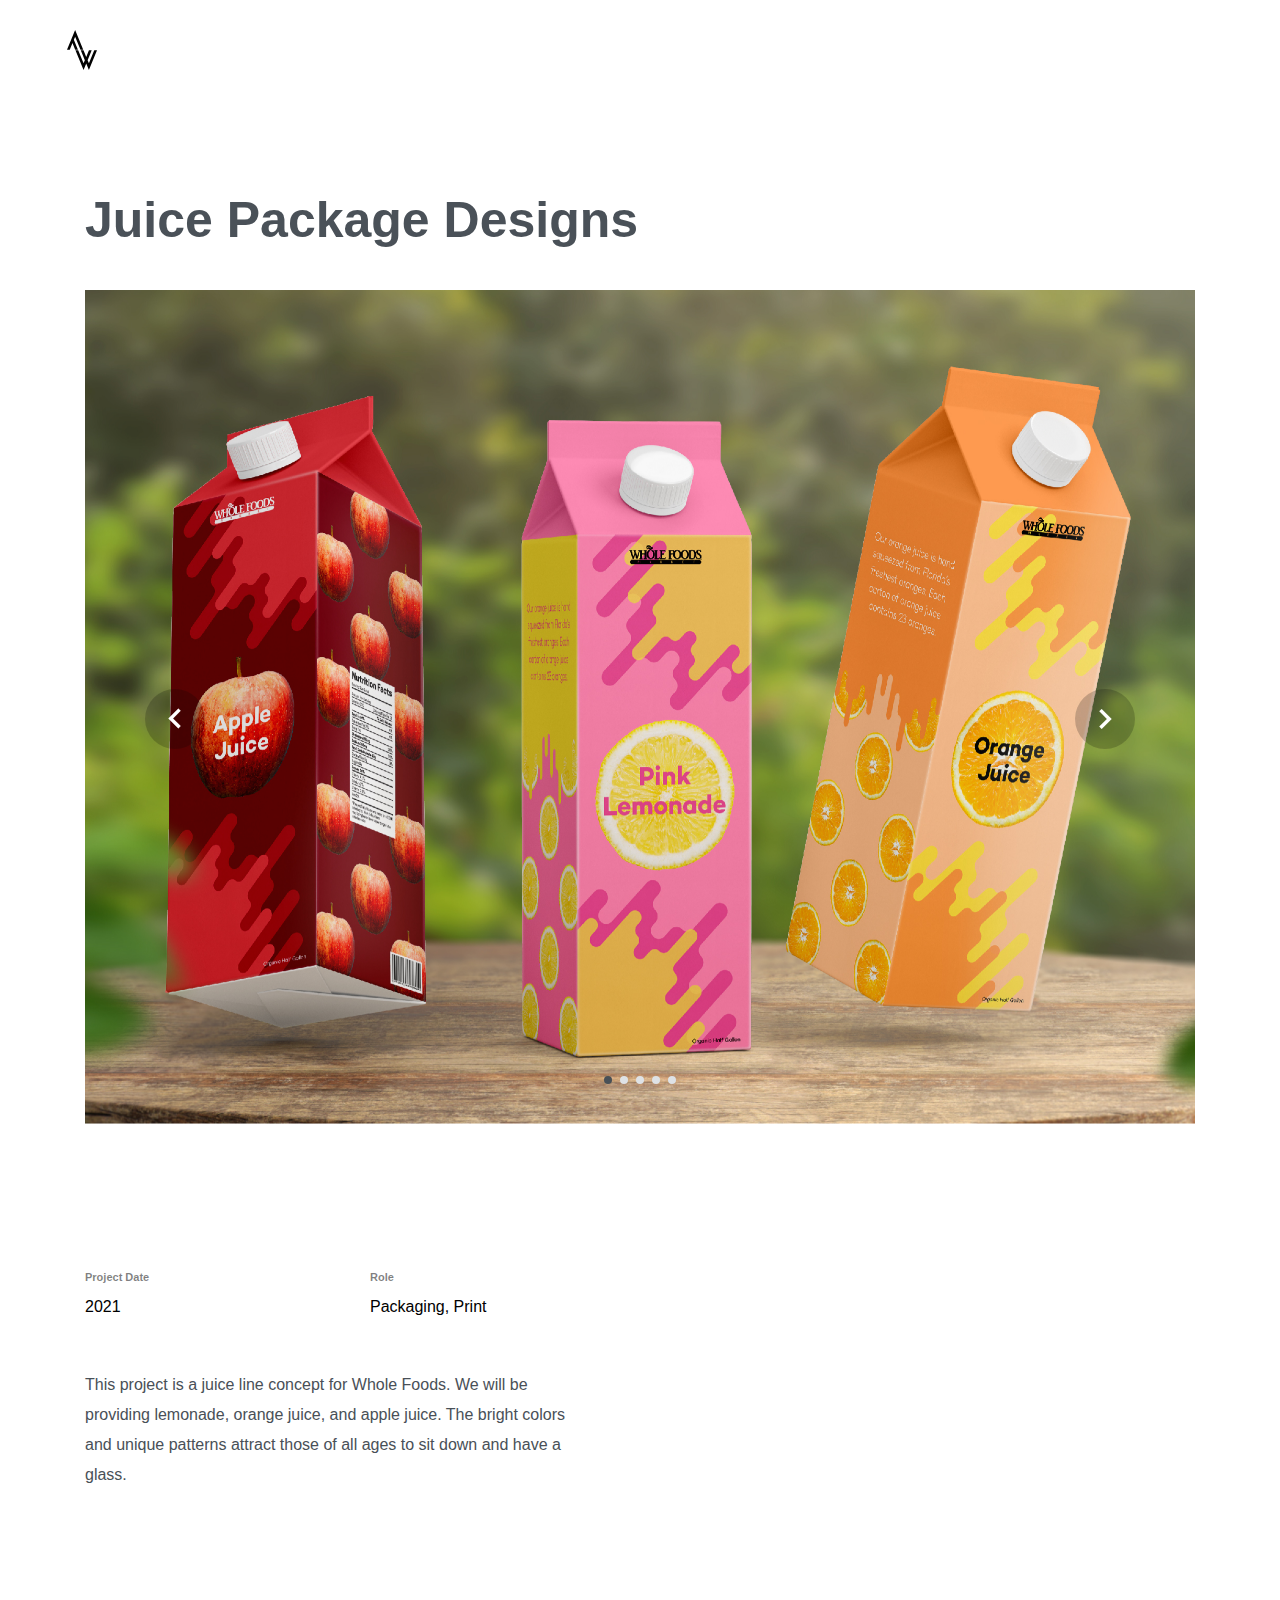
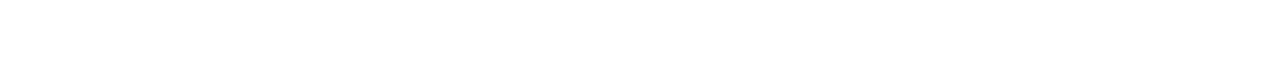
<file: portfolio-single-2.html>
<!-- /*
* Template Name: Untreefolio
* Template Author: Untree.co
* Tempalte URI: https://untree.co/
* License: https://creativecommons.org/licenses/by/3.0/
*/ -->
<!doctype html>
<html lang="en">
<head>
  <meta charset="utf-8">
  <meta name="viewport" content="width=device-width, initial-scale=1, shrink-to-fit=no">
  <meta name="author" content="Untree.co">
  <link rel="shortcut icon" href="favicon.png">

  <meta name="description" content="" />
  <meta name="keywords" content="" />

  <link rel="stylesheet" href="css/vendor/icomoon/style.css">
  <link rel="stylesheet" href="css/vendor/owl.carousel.min.css">
  <link rel="stylesheet" href="css/vendor/aos.css">
  <link rel="stylesheet" href="css/vendor/animate.min.css">
  <link rel="stylesheet" href="css/vendor/bootstrap.min.css">
  <link rel="stylesheet" href="css/vendor/jquery.fancybox.min.css">

  <a href="index.html#portfolio-section"><br>&nbsp;&nbsp;&nbsp;&nbsp;&nbsp;&nbsp;&nbsp;&nbsp;&nbsp;&nbsp;&nbsp;&nbsp;&nbsp;&nbsp;&nbsp;<img src="images/logo.svg" width=30.24 height=40></a>
  <!-- Theme Style -->
  <link rel="stylesheet" href="css/style.css">


      <div class="container">
        <div class="portfolio-single-wrap unslate_co--section" id="portfolio-single-section">

          <div class="portfolio-single-inner">
            <h2 class="heading-portfolio-single-h2">Juice Package Designs</h2>

            <div class="row justify-content-between mb-5">
              <div class="col-12 mb-4">
                <div class="owl-carousel single-slider">
                    <figure class="mb-4">
                        <img src="images/juice_portfolio.jpg" alt="Image" class="img-fluid">
                      </figure>             
                  <figure class="mb-4">
                    <img src="images/lemonadejuicesign.jpg" alt="Image" class="img-fluid">
                  </figure>
                  <figure class="mb-4">
                    <img src="images/orangejuicesign.jpg" alt="Image" class="img-fluid">
                  </figure>
                  <figure class="mb-4">
                    <img src="images/applejuicesign.jpg" alt="Image" class="img-fluid">
                  </figure>
                  <figure class="mb-4">
                    <img src="images/juice_templates.jpg" alt="Image" class="img-fluid">
                  </figure>
                  
                  
                </div>
              </div>
              <div class="col-12 mb-5">
                <div class="row">
                  <div class="col-sm-6 col-md-6 col-lg-3">
                    <div class="detail-v1">
                      <span class="detail-label">Project Date</span>
                      <span class="detail-val">2021</span>
                    </div>
                  </div>
                  <div class="col-sm-6 col-md-6 col-lg-3">
                    <div class="detail-v1">
                      <span class="detail-label">Role</span>
                      <span class="detail-val"><a href="#">Packaging</a>, <a href="#">Print</a></span>
                    </div>
                  </div>
                  <div class="col-sm-6 col-md-6 col-lg-3">
                    <div class="detail-v1">
                      <span class="detail-label"></span>
                      <span class="detail-val"></span>
                    </div>
                  </div>
                  <div class="col-sm-6 col-md-6 col-lg-3">
                    <div class="detail-v1">
                      <span class="detail-label"></span>
                      <span class="detail-val"><a href="#"></a></span>
                    </div>
                  </div>
                </div>
              </div>
              <div class="col-md-6 pr-md-5">
                <p>This project is a juice line concept for Whole Foods. We will be providing lemonade, orange juice, and apple juice. The bright colors and unique patterns attract those of all ages to sit down and have a glass.</p>
              </div>
              
            </div>

          </div>
        </div>
      </div>
    </div>
  </div>

  <!-- Loader -->
  <div id="unslate_co--overlayer"></div>
  <div class="site-loader-wrap">
    <div class="site-loader"></div>
  </div>

  <script src="js/scripts-dist.js"></script>
  <script src="js/main.js"></script>

  
</body>

</html>
</file>
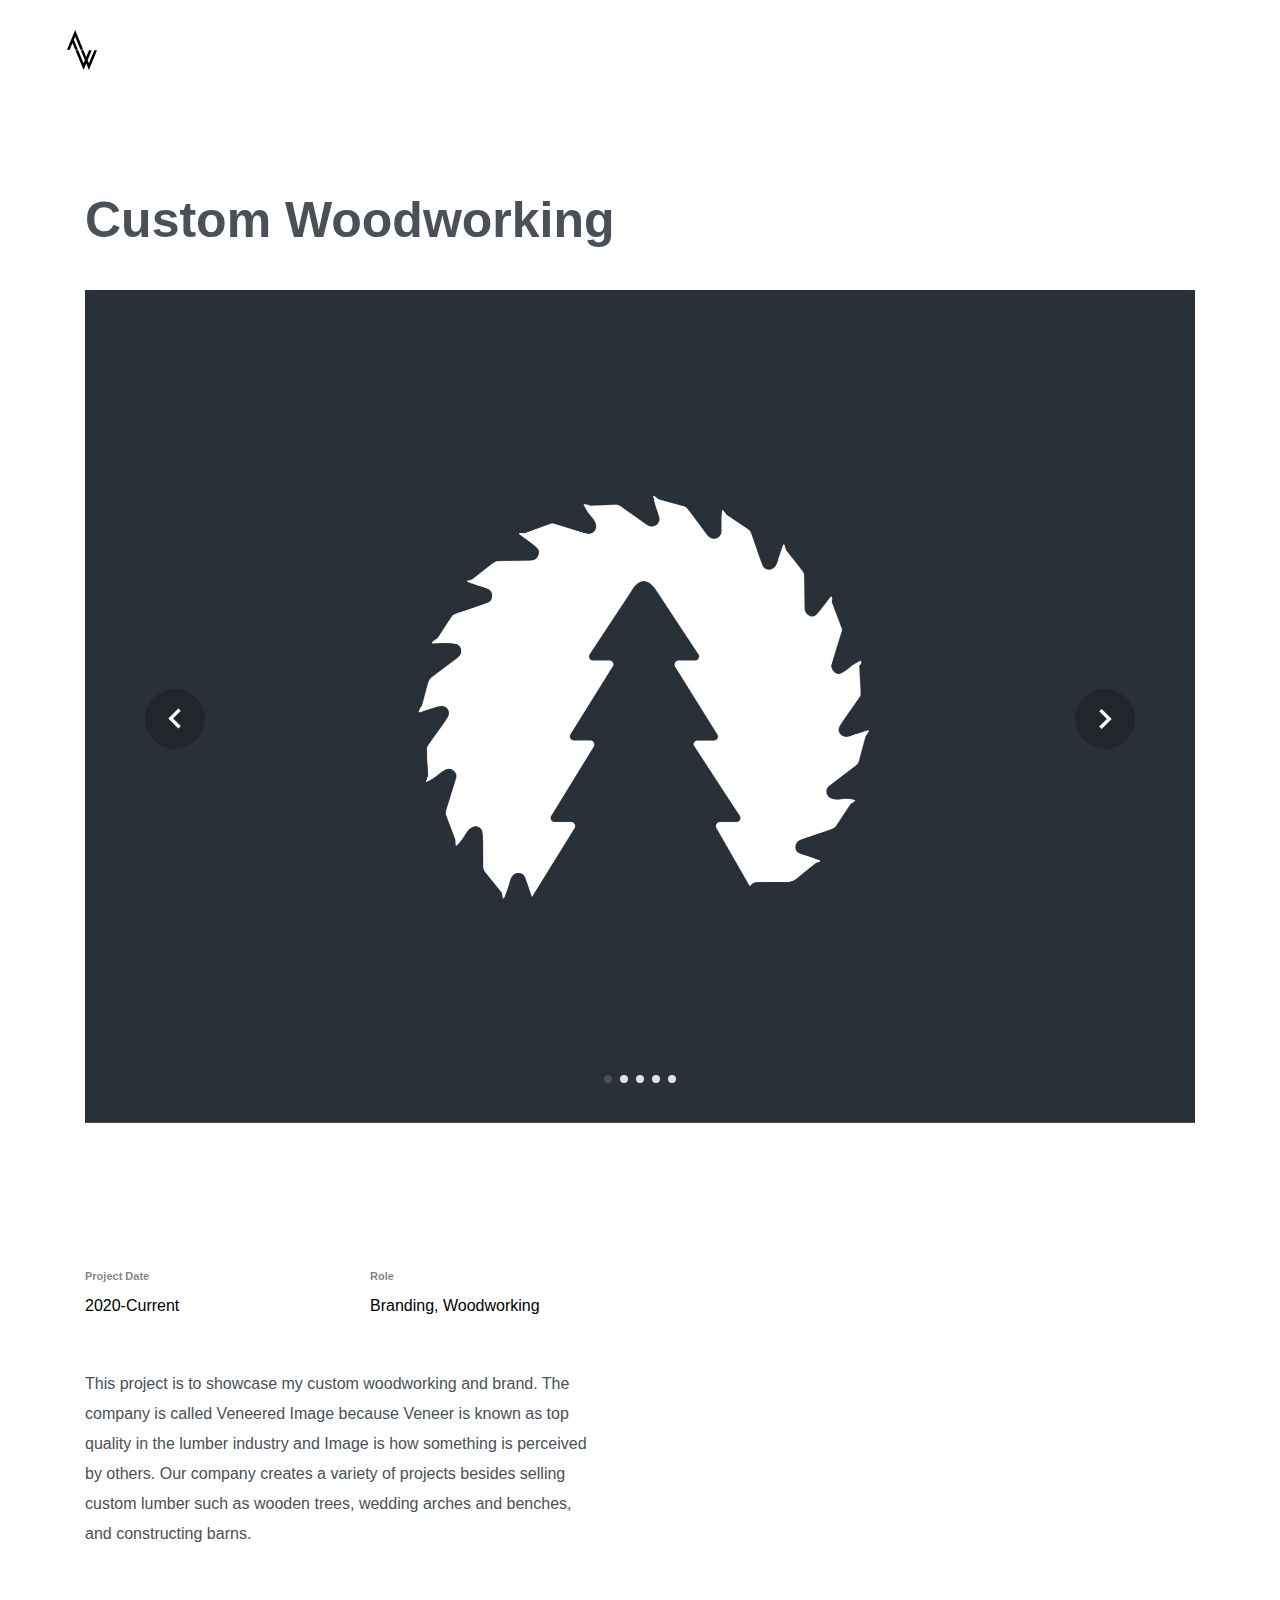
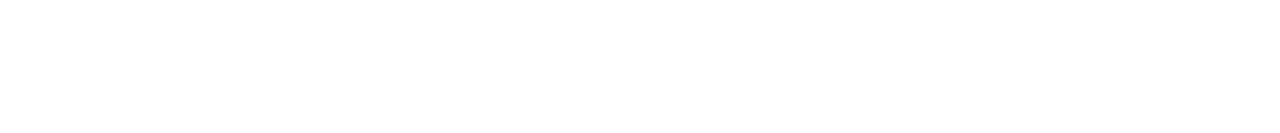
<file: portfolio-single-4.html>
<!-- /*
* Template Name: Untreefolio
* Template Author: Untree.co
* Tempalte URI: https://untree.co/
* License: https://creativecommons.org/licenses/by/3.0/
*/ -->
<!doctype html>
<html lang="en">
<head>
  <meta charset="utf-8">
  <meta name="viewport" content="width=device-width, initial-scale=1, shrink-to-fit=no">
  <meta name="author" content="Untree.co">
  <link rel="shortcut icon" href="favicon.png">

  <meta name="description" content="" />
  <meta name="keywords" content="" />

  <link rel="stylesheet" href="css/vendor/icomoon/style.css">
  <link rel="stylesheet" href="css/vendor/owl.carousel.min.css">
  <link rel="stylesheet" href="css/vendor/aos.css">
  <link rel="stylesheet" href="css/vendor/animate.min.css">
  <link rel="stylesheet" href="css/vendor/bootstrap.min.css">
  <link rel="stylesheet" href="css/vendor/jquery.fancybox.min.css">

  <a href="index.html#portfolio-section"><br>&nbsp;&nbsp;&nbsp;&nbsp;&nbsp;&nbsp;&nbsp;&nbsp;&nbsp;&nbsp;&nbsp;&nbsp;&nbsp;&nbsp;&nbsp;<img src="images/logo.svg" width=30.24 height=40></a>
  <!-- Theme Style -->
  <link rel="stylesheet" href="css/style.css">


      <div class="container">
        <div class="portfolio-single-wrap unslate_co--section" id="portfolio-single-section">

          <div class="portfolio-single-inner">
            <h2 class="heading-portfolio-single-h2">Custom Woodworking</h2>

            <div class="row justify-content-between mb-5">
              <div class="col-12 mb-4">
                <div class="owl-carousel single-slider">
                    <figure class="mb-4">
                        <img src="images/veneeredimage.jpg" alt="Image" class="img-fluid">
                      </figure>             
                  <figure class="mb-4">
                    <img src="images/veneered_stationary.jpg" alt="Image" class="img-fluid">
                  </figure>
                  <figure class="mb-4">
                    <img src="images/veneered_tree.jpg" alt="Image" class="img-fluid">
                  </figure>
                  <figure class="mb-4">
                    <img src="images/veneered_mobile.jpg" alt="Image" class="img-fluid">
                  </figure>
                  <figure class="mb-4">
                    <img src="images/barnbuild.jpg" alt="Image" class="img-fluid">
                  </figure>
                
                  
                </div>
              </div>
              <div class="col-12 mb-5">
                <div class="row">
                  <div class="col-sm-6 col-md-6 col-lg-3">
                    <div class="detail-v1">
                      <span class="detail-label">Project Date</span>
                      <span class="detail-val">2020-Current</span>
                    </div>
                  </div>
                  <div class="col-sm-6 col-md-6 col-lg-3">
                    <div class="detail-v1">
                      <span class="detail-label">Role</span>
                      <span class="detail-val"><a href="#">Branding</a>, <a href="#">Woodworking</a></span>
                    </div>
                  </div>
                  <div class="col-sm-6 col-md-6 col-lg-3">
                    <div class="detail-v1">
                      <span class="detail-label"></span>
                      <span class="detail-val"></span>
                    </div>
                  </div>
                  <div class="col-sm-6 col-md-6 col-lg-3">
                    <div class="detail-v1">
                      <span class="detail-label"></span>
                      <span class="detail-val"><a href="#"></a></span>
                    </div>
                  </div>
                </div>
              </div>
              <div class="col-md-6 pr-md-5">
                <p>This project is to showcase my custom woodworking and brand. The company is called Veneered Image because Veneer is known as top quality in the lumber industry and Image is how something is perceived by others. Our company creates a variety of projects besides selling custom lumber such as wooden trees, wedding arches and benches, and constructing barns.</p>
              </div>
              
            </div>

          </div>
        </div>
      </div>
    </div>
  </div>

  <!-- Loader -->
  <div id="unslate_co--overlayer"></div>
  <div class="site-loader-wrap">
    <div class="site-loader"></div>
  </div>

  <script src="js/scripts-dist.js"></script>
  <script src="js/main.js"></script>

  
</body>

</html>
</file>
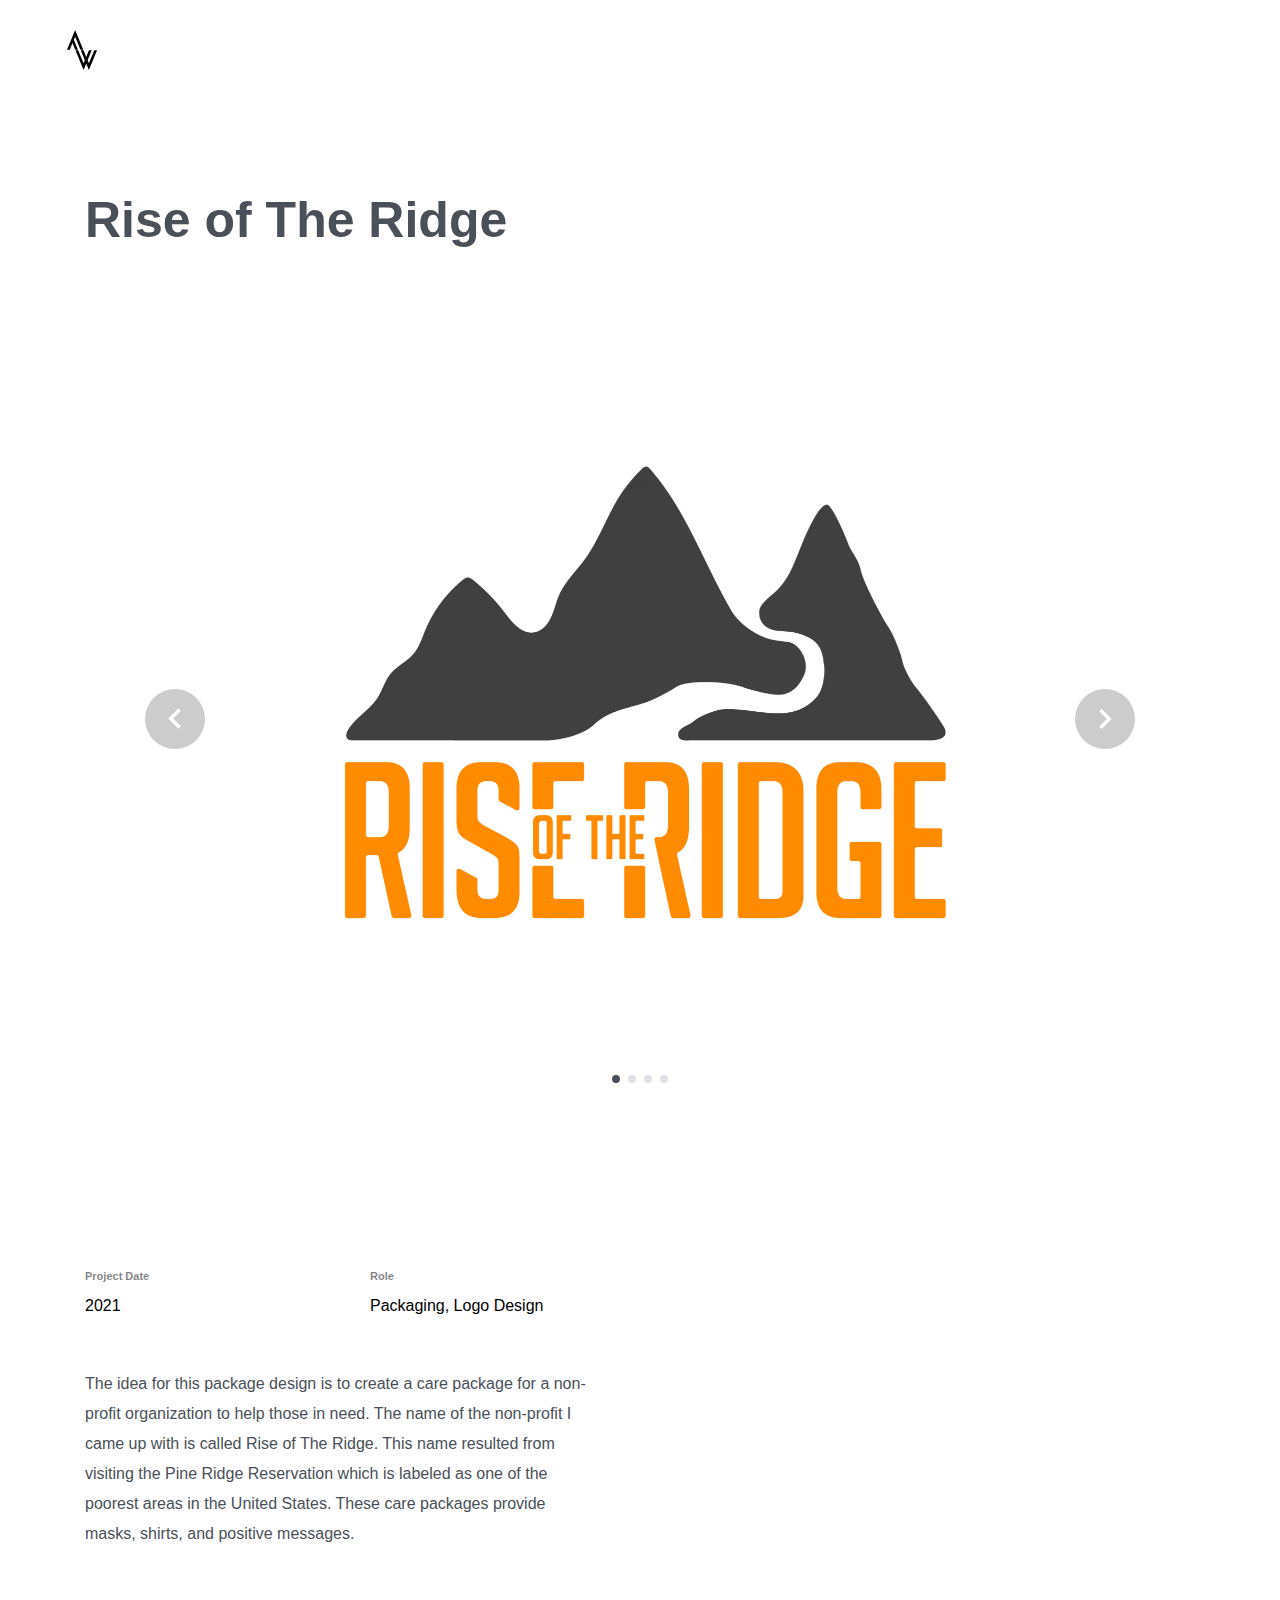
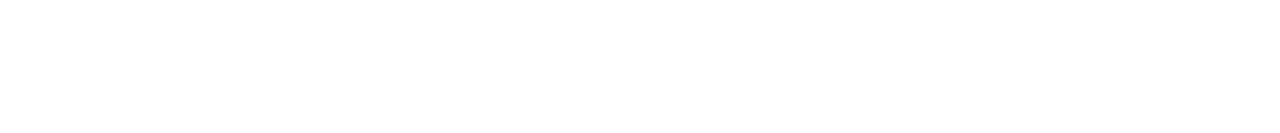
<file: portfolio-single-5.html>
<!-- /*
* Template Name: Untreefolio
* Template Author: Untree.co
* Tempalte URI: https://untree.co/
* License: https://creativecommons.org/licenses/by/3.0/
*/ -->
<!doctype html>
<html lang="en">
<head>
  <meta charset="utf-8">
  <meta name="viewport" content="width=device-width, initial-scale=1, shrink-to-fit=no">
  <meta name="author" content="Untree.co">
  <link rel="shortcut icon" href="favicon.png">

  <meta name="description" content="" />
  <meta name="keywords" content="" />

  <link rel="stylesheet" href="css/vendor/icomoon/style.css">
  <link rel="stylesheet" href="css/vendor/owl.carousel.min.css">
  <link rel="stylesheet" href="css/vendor/aos.css">
  <link rel="stylesheet" href="css/vendor/animate.min.css">
  <link rel="stylesheet" href="css/vendor/bootstrap.min.css">
  <link rel="stylesheet" href="css/vendor/jquery.fancybox.min.css">

  <a href="index.html#portfolio-section"><br>&nbsp;&nbsp;&nbsp;&nbsp;&nbsp;&nbsp;&nbsp;&nbsp;&nbsp;&nbsp;&nbsp;&nbsp;&nbsp;&nbsp;&nbsp;<img src="images/logo.svg" width=30.24 height=40></a>
  <!-- Theme Style -->
  <link rel="stylesheet" href="css/style.css">


      <div class="container">
        <div class="portfolio-single-wrap unslate_co--section" id="portfolio-single-section">

          <div class="portfolio-single-inner">
            <h2 class="heading-portfolio-single-h2">Rise of The Ridge</h2>

            <div class="row justify-content-between mb-5">
              <div class="col-12 mb-4">
                <div class="owl-carousel single-slider">
                    <figure class="mb-4">
                        <img src="images/riselogo.jpg" alt="Image" class="img-fluid">
                      </figure>             
                  <figure class="mb-4">
                    <img src="images/riseshirt.jpg" alt="Image" class="img-fluid">
                  </figure>
                  <figure class="mb-4">
                    <img src="images/boxdesign.jpg" alt="Image" class="img-fluid">
                  </figure>
                  <figure class="mb-4">
                    <img src="images/boxdesign2.jpg" alt="Image" class="img-fluid">
                  </figure>
                 
                  
                </div>
              </div>
              <div class="col-12 mb-5">
                <div class="row">
                  <div class="col-sm-6 col-md-6 col-lg-3">
                    <div class="detail-v1">
                      <span class="detail-label">Project Date</span>
                      <span class="detail-val">2021</span>
                    </div>
                  </div>
                  <div class="col-sm-6 col-md-6 col-lg-3">
                    <div class="detail-v1">
                      <span class="detail-label">Role</span>
                      <span class="detail-val"><a href="#">Packaging</a>, <a href="#">Logo Design</a></span>
                    </div>
                  </div>
                  <div class="col-sm-6 col-md-6 col-lg-3">
                    <div class="detail-v1">
                      <span class="detail-label"></span>
                      <span class="detail-val"></span>
                    </div>
                  </div>
                  <div class="col-sm-6 col-md-6 col-lg-3">
                    <div class="detail-v1">
                      <span class="detail-label"></span>
                      <span class="detail-val"><a href="#"></a></span>
                    </div>
                  </div>
                </div>
              </div>
              <div class="col-md-6 pr-md-5">
                <p>The idea for this package design is to create a care package for a non-profit organization to help those in need. The name of the non-profit I came up with is called Rise of The Ridge. This name resulted from visiting the Pine Ridge Reservation which is labeled as one of the poorest areas in the United States. These care packages provide masks, shirts, and positive messages.</p>
              </div>
              
            </div>

          </div>
        </div>
      </div>
    </div>
  </div>

  <!-- Loader -->
  <div id="unslate_co--overlayer"></div>
  <div class="site-loader-wrap">
    <div class="site-loader"></div>
  </div>

  <script src="js/scripts-dist.js"></script>
  <script src="js/main.js"></script>

  
</body>

</html>
</file>
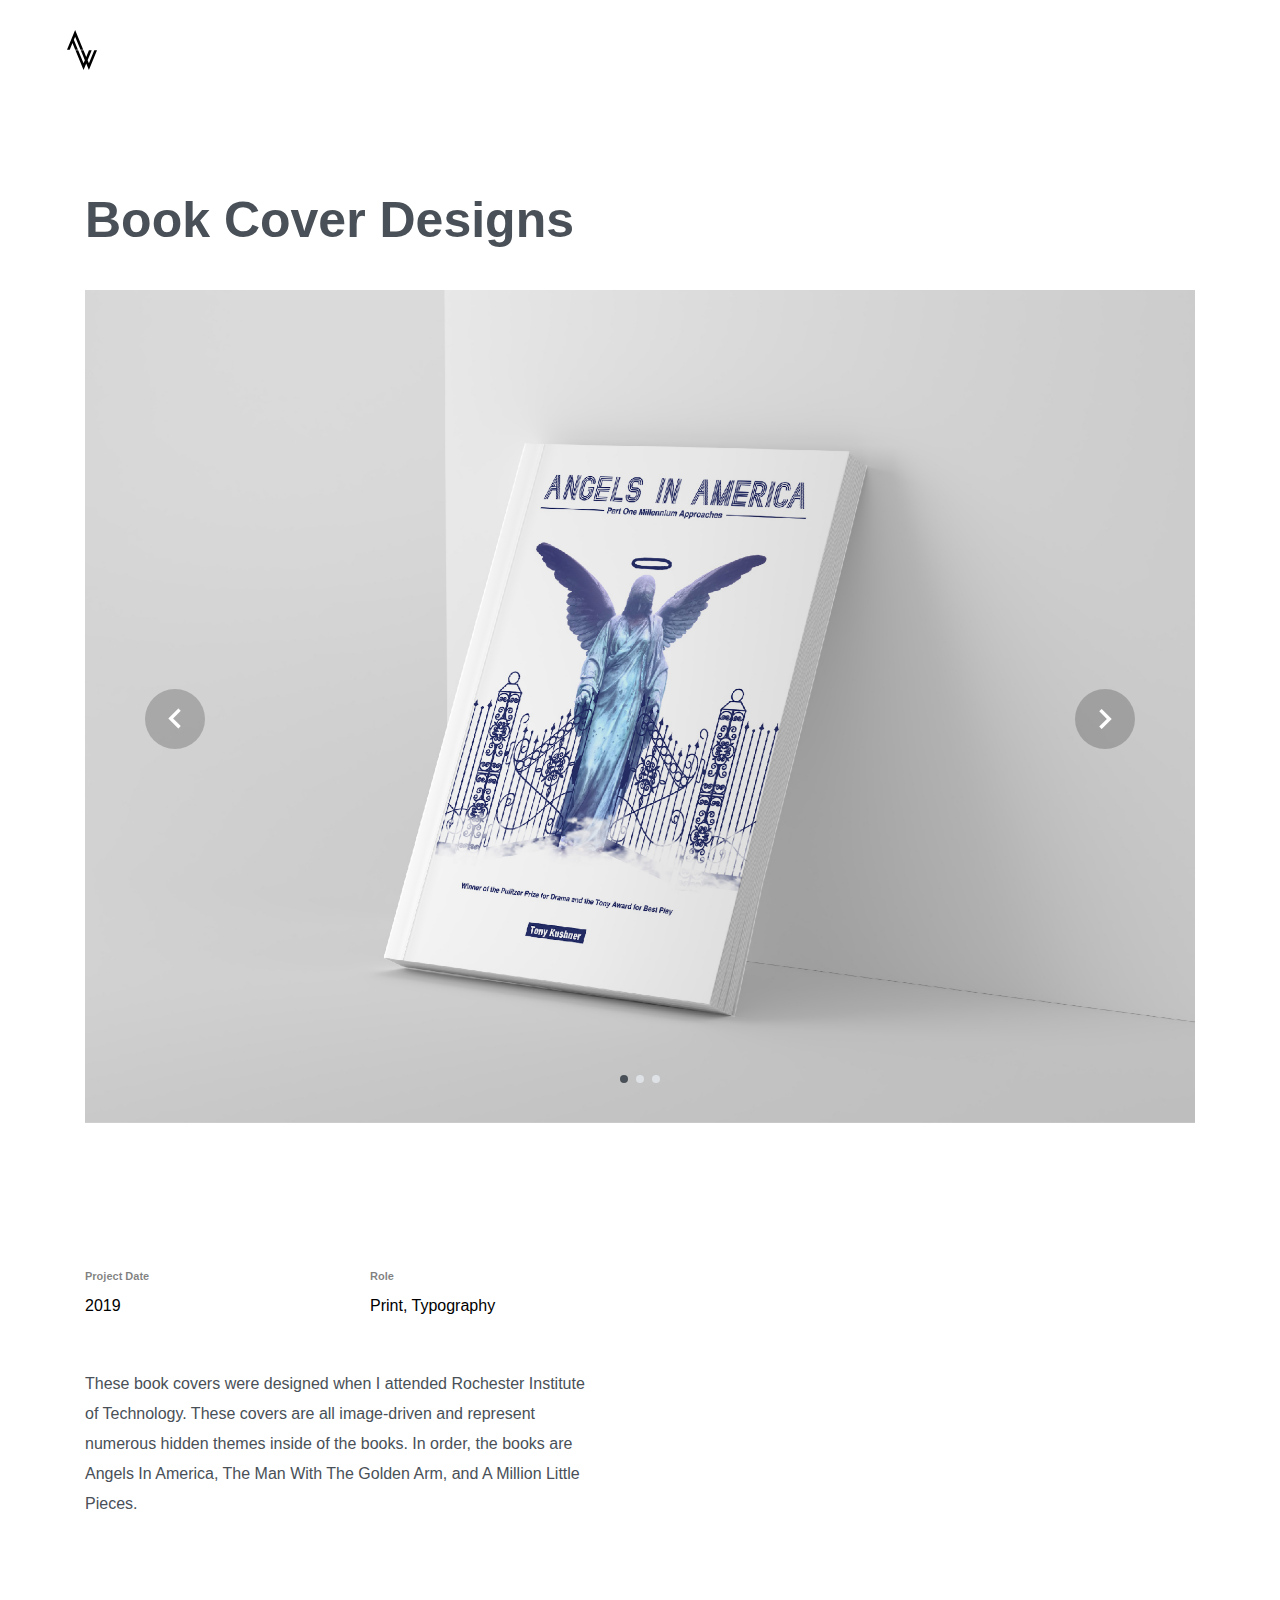
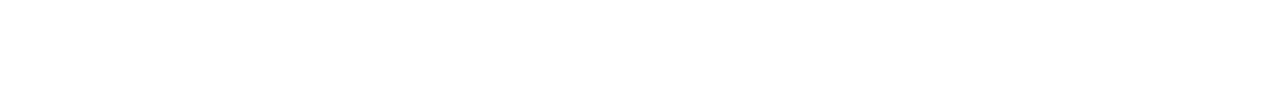
<file: portfolio-single-6.html>
<!-- /*
* Template Name: Untreefolio
* Template Author: Untree.co
* Tempalte URI: https://untree.co/
* License: https://creativecommons.org/licenses/by/3.0/
*/ -->
<!doctype html>
<html lang="en">
<head>
  <meta charset="utf-8">
  <meta name="viewport" content="width=device-width, initial-scale=1, shrink-to-fit=no">
  <meta name="author" content="Untree.co">
  <link rel="shortcut icon" href="favicon.png">

  <meta name="description" content="" />
  <meta name="keywords" content="" />

  <link rel="stylesheet" href="css/vendor/icomoon/style.css">
  <link rel="stylesheet" href="css/vendor/owl.carousel.min.css">
  <link rel="stylesheet" href="css/vendor/aos.css">
  <link rel="stylesheet" href="css/vendor/animate.min.css">
  <link rel="stylesheet" href="css/vendor/bootstrap.min.css">
  <link rel="stylesheet" href="css/vendor/jquery.fancybox.min.css">

  <a href="index.html#portfolio-section"><br>&nbsp;&nbsp;&nbsp;&nbsp;&nbsp;&nbsp;&nbsp;&nbsp;&nbsp;&nbsp;&nbsp;&nbsp;&nbsp;&nbsp;&nbsp;<img src="images/logo.svg" width=30.24 height=40></a>
  <!-- Theme Style -->
  <link rel="stylesheet" href="css/style.css">


      <div class="container">
        <div class="portfolio-single-wrap unslate_co--section" id="portfolio-single-section">

          <div class="portfolio-single-inner">
            <h2 class="heading-portfolio-single-h2">Book Cover Designs</h2>

            <div class="row justify-content-between mb-5">
              <div class="col-12 mb-4">
                <div class="owl-carousel single-slider">
                    <figure class="mb-4">
                        <img src="images/angels.jpg" alt="Image" class="img-fluid">
                      </figure>             
                  <figure class="mb-4">
                    <img src="images/goldenarm.jpg" alt="Image" class="img-fluid">
                  </figure>
                  <figure class="mb-4">
                    <img src="images/cocaine.jpg" alt="Image" class="img-fluid">
                  </figure>
                  
                 
                  
                </div>
              </div>
              <div class="col-12 mb-5">
                <div class="row">
                  <div class="col-sm-6 col-md-6 col-lg-3">
                    <div class="detail-v1">
                      <span class="detail-label">Project Date</span>
                      <span class="detail-val">2019</span>
                    </div>
                  </div>
                  <div class="col-sm-6 col-md-6 col-lg-3">
                    <div class="detail-v1">
                      <span class="detail-label">Role</span>
                      <span class="detail-val"><a href="#">Print</a>, <a href="#">Typography</a></span>
                    </div>
                  </div>
                  <div class="col-sm-6 col-md-6 col-lg-3">
                    <div class="detail-v1">
                      <span class="detail-label"></span>
                      <span class="detail-val"></span>
                    </div>
                  </div>
                  <div class="col-sm-6 col-md-6 col-lg-3">
                    <div class="detail-v1">
                      <span class="detail-label"></span>
                      <span class="detail-val"><a href="#"></a></span>
                    </div>
                  </div>
                </div>
              </div>
              <div class="col-md-6 pr-md-5">
                <p>These book covers were designed when I attended Rochester Institute of Technology. These covers are all image-driven and represent numerous hidden themes inside of the books. In order, the books are Angels In America, The Man With The Golden Arm, and A Million Little Pieces.</p>
              </div>
              
            </div>

          </div>
        </div>
      </div>
    </div>
  </div>

  <!-- Loader -->
  <div id="unslate_co--overlayer"></div>
  <div class="site-loader-wrap">
    <div class="site-loader"></div>
  </div>

  <script src="js/scripts-dist.js"></script>
  <script src="js/main.js"></script>

  
</body>

</html>
</file>
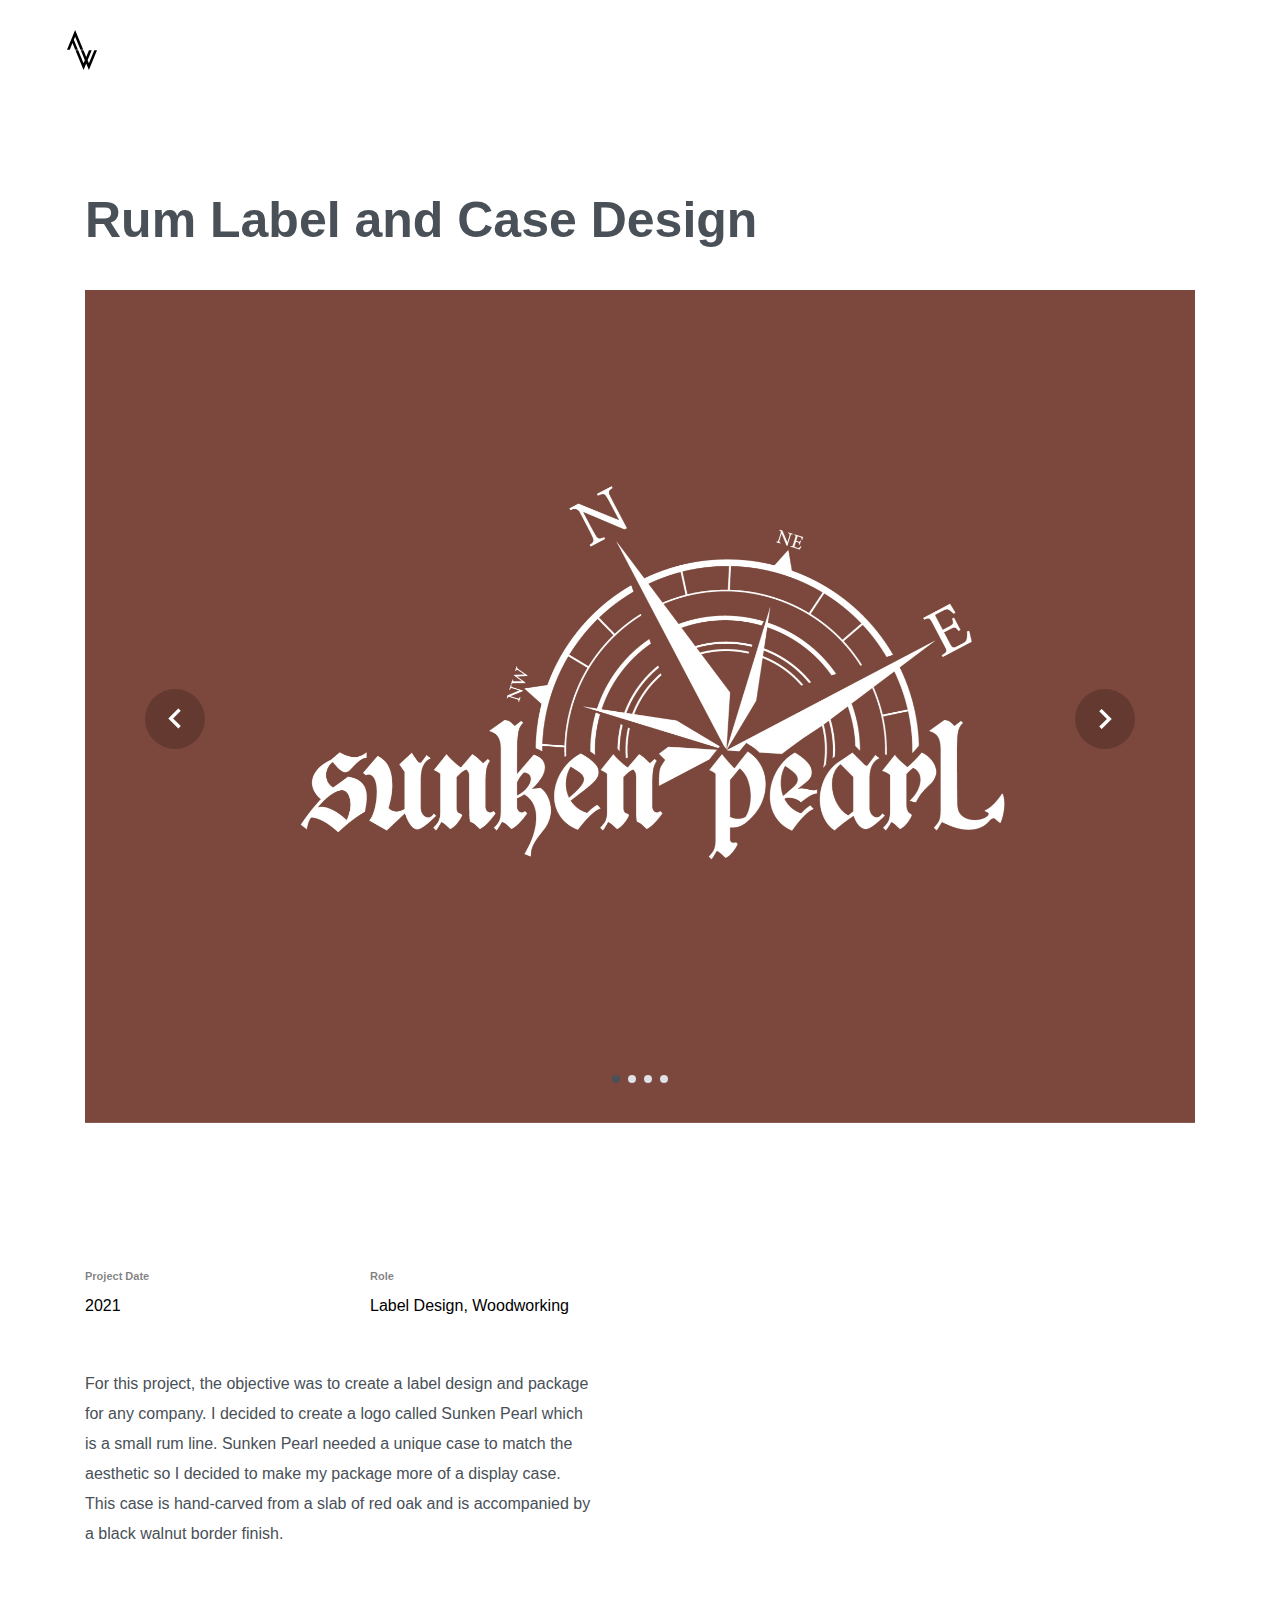
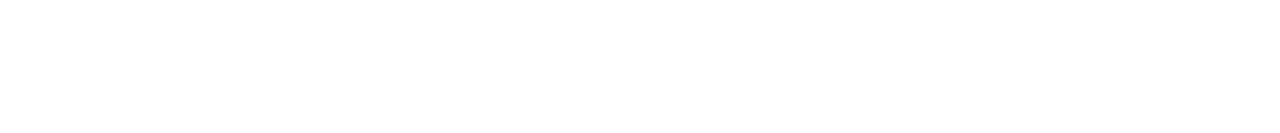
<file: portfolio-single-7.html>
<!-- /*
* Template Name: Untreefolio
* Template Author: Untree.co
* Tempalte URI: https://untree.co/
* License: https://creativecommons.org/licenses/by/3.0/
*/ -->
<!doctype html>
<html lang="en">
<head>
  <meta charset="utf-8">
  <meta name="viewport" content="width=device-width, initial-scale=1, shrink-to-fit=no">
  <meta name="author" content="Untree.co">
  <link rel="shortcut icon" href="favicon.png">

  <meta name="description" content="" />
  <meta name="keywords" content="" />

  <link rel="stylesheet" href="css/vendor/icomoon/style.css">
  <link rel="stylesheet" href="css/vendor/owl.carousel.min.css">
  <link rel="stylesheet" href="css/vendor/aos.css">
  <link rel="stylesheet" href="css/vendor/animate.min.css">
  <link rel="stylesheet" href="css/vendor/bootstrap.min.css">
  <link rel="stylesheet" href="css/vendor/jquery.fancybox.min.css">

  <a href="index.html#portfolio-section"><br>&nbsp;&nbsp;&nbsp;&nbsp;&nbsp;&nbsp;&nbsp;&nbsp;&nbsp;&nbsp;&nbsp;&nbsp;&nbsp;&nbsp;&nbsp;<img src="images/logo.svg" width=30.24 height=40></a>
  <!-- Theme Style -->
  <link rel="stylesheet" href="css/style.css">


      <div class="container">
        <div class="portfolio-single-wrap unslate_co--section" id="portfolio-single-section">

          <div class="portfolio-single-inner">
            <h2 class="heading-portfolio-single-h2">Rum Label and Case Design</h2>

            <div class="row justify-content-between mb-5">
              <div class="col-12 mb-4">
                <div class="owl-carousel single-slider">
                    <figure class="mb-4">
                        <img src="images/sunkenlogo.jpg" alt="Image" class="img-fluid">
                      </figure>             
                  <figure class="mb-4">
                    <img src="images/closeup.jpg" alt="Image" class="img-fluid">
                  </figure>
                  <figure class="mb-4">
                    <img src="images/boxdesignempty.jpg" alt="Image" class="img-fluid">
                  </figure>
                  <figure class="mb-4">
                    <img src="images/sunk.jpg" alt="Image" class="img-fluid">
                  </figure>
                  
                 
                  
                </div>
              </div>
              <div class="col-12 mb-5">
                <div class="row">
                  <div class="col-sm-6 col-md-6 col-lg-3">
                    <div class="detail-v1">
                      <span class="detail-label">Project Date</span>
                      <span class="detail-val">2021</span>
                    </div>
                  </div>
                  <div class="col-sm-6 col-md-6 col-lg-3">
                    <div class="detail-v1">
                      <span class="detail-label">Role</span>
                      <span class="detail-val"><a href="#">Label Design</a>, <a href="#">Woodworking</a></span>
                    </div>
                  </div>
                  <div class="col-sm-6 col-md-6 col-lg-3">
                    <div class="detail-v1">
                      <span class="detail-label"></span>
                      <span class="detail-val"></span>
                    </div>
                  </div>
                  <div class="col-sm-6 col-md-6 col-lg-3">
                    <div class="detail-v1">
                      <span class="detail-label"></span>
                      <span class="detail-val"><a href="#"></a></span>
                    </div>
                  </div>
                </div>
              </div>
              <div class="col-md-6 pr-md-5">
                <p>For this project, the objective was to create a label design and package for any company. I decided to create a logo called Sunken Pearl which is a small rum line. Sunken Pearl needed a unique case to match the aesthetic so I decided to make my package more of a display case. This case is hand-carved from a slab of red oak and is accompanied by a black walnut border finish.</p>
              </div>
             
            </div>

          </div>
        </div>
      </div>
    </div>
  </div>

  <!-- Loader -->
  <div id="unslate_co--overlayer"></div>
  <div class="site-loader-wrap">
    <div class="site-loader"></div>
  </div>

  <script src="js/scripts-dist.js"></script>
  <script src="js/main.js"></script>

  
</body>

</html>
</file>
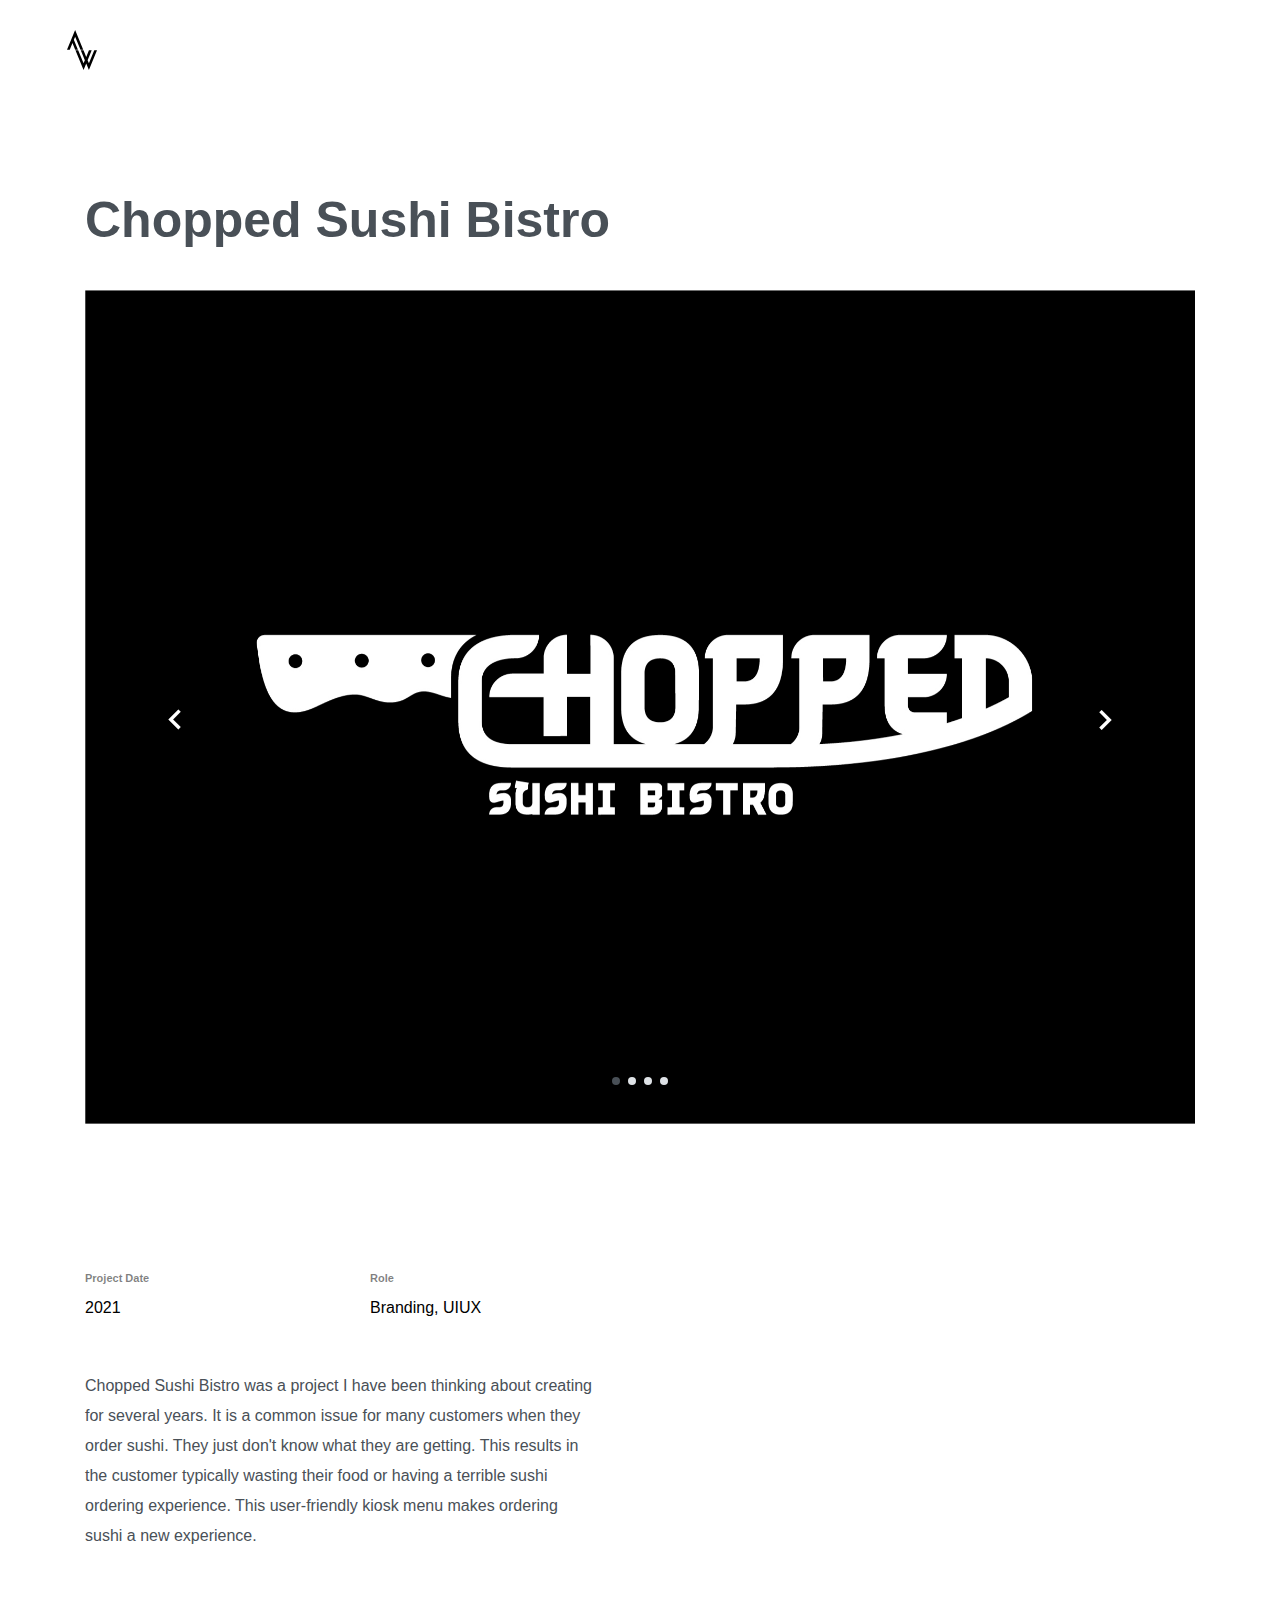
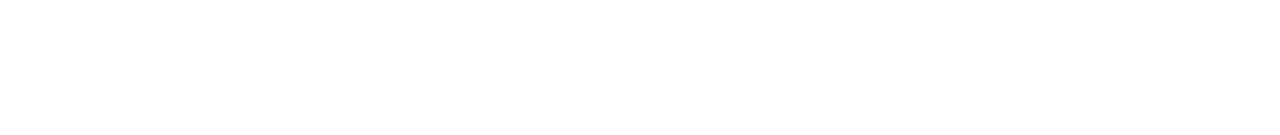
<file: portfolio-single-8.html>
<!-- /*
* Template Name: Untreefolio
* Template Author: Untree.co
* Tempalte URI: https://untree.co/
* License: https://creativecommons.org/licenses/by/3.0/
*/ -->
<!doctype html>
<html lang="en">
<head>
  <meta charset="utf-8">
  <meta name="viewport" content="width=device-width, initial-scale=1, shrink-to-fit=no">
  <meta name="author" content="Untree.co">
  <link rel="shortcut icon" href="favicon.png">

  <meta name="description" content="" />
  <meta name="keywords" content="" />

  <link rel="stylesheet" href="css/vendor/icomoon/style.css">
  <link rel="stylesheet" href="css/vendor/owl.carousel.min.css">
  <link rel="stylesheet" href="css/vendor/aos.css">
  <link rel="stylesheet" href="css/vendor/animate.min.css">
  <link rel="stylesheet" href="css/vendor/bootstrap.min.css">
  <link rel="stylesheet" href="css/vendor/jquery.fancybox.min.css">

  <a href="index.html#portfolio-section"><br>&nbsp;&nbsp;&nbsp;&nbsp;&nbsp;&nbsp;&nbsp;&nbsp;&nbsp;&nbsp;&nbsp;&nbsp;&nbsp;&nbsp;&nbsp;<img src="images/logo.svg" width=30.24 height=40></a>
  <!-- Theme Style -->
  <link rel="stylesheet" href="css/style.css">


      <div class="container">
        <div class="portfolio-single-wrap unslate_co--section" id="portfolio-single-section">

          <div class="portfolio-single-inner">
            <h2 class="heading-portfolio-single-h2">Chopped Sushi Bistro</h2>

            <div class="row justify-content-between mb-5">
              <div class="col-12 mb-4">
                <div class="owl-carousel single-slider">
                    <figure class="mb-4">
                        <img src="images/chopped.jpg" alt="Image" class="img-fluid">
                      </figure>             
                  <figure class="mb-4">
                    <img src="images/chopstickmockup.jpg" alt="Image" class="img-fluid">
                  </figure>
                  <figure class="mb-4">
                    <img src="images/choppedcoasters.jpg" alt="Image" class="img-fluid">
                  </figure>
                  <figure class="mb-4">
                    <img src="images/sushiapp.jpg" alt="Image" class="img-fluid">
                  </figure>
                  
                 
                  
                </div>
              </div>
              <div class="col-12 mb-5">
                <div class="row">
                  <div class="col-sm-6 col-md-6 col-lg-3">
                    <div class="detail-v1">
                      <span class="detail-label">Project Date</span>
                      <span class="detail-val">2021</span>
                    </div>
                  </div>
                  <div class="col-sm-6 col-md-6 col-lg-3">
                    <div class="detail-v1">
                      <span class="detail-label">Role</span>
                      <span class="detail-val"><a href="#">Branding</a>, <a href="#">UIUX</a></span>
                    </div>
                  </div>
                  <div class="col-sm-6 col-md-6 col-lg-3">
                    <div class="detail-v1">
                      <span class="detail-label"></span>
                      <span class="detail-val"></span>
                    </div>
                  </div>
                  <div class="col-sm-6 col-md-6 col-lg-3">
                    <div class="detail-v1">
                      <span class="detail-label"></span>
                      <span class="detail-val"><a href="#"></a></span>
                    </div>
                  </div>
                </div>
              </div>
              <div class="col-md-6 pr-md-5">
                <p>Chopped Sushi Bistro was a project I have been thinking about creating for several years. It is a common issue for many customers when they order sushi. They just don't know what they are getting. This results in the customer typically wasting their food or having a terrible sushi ordering experience. This user-friendly kiosk menu makes ordering sushi a new experience.</p>
              </div>
              
            </div>

          </div>
        </div>
      </div>
    </div>
  </div>

  <!-- Loader -->
  <div id="unslate_co--overlayer"></div>
  <div class="site-loader-wrap">
    <div class="site-loader"></div>
  </div>

  <script src="js/scripts-dist.js"></script>
  <script src="js/main.js"></script>

  
</body>

</html>
</file>
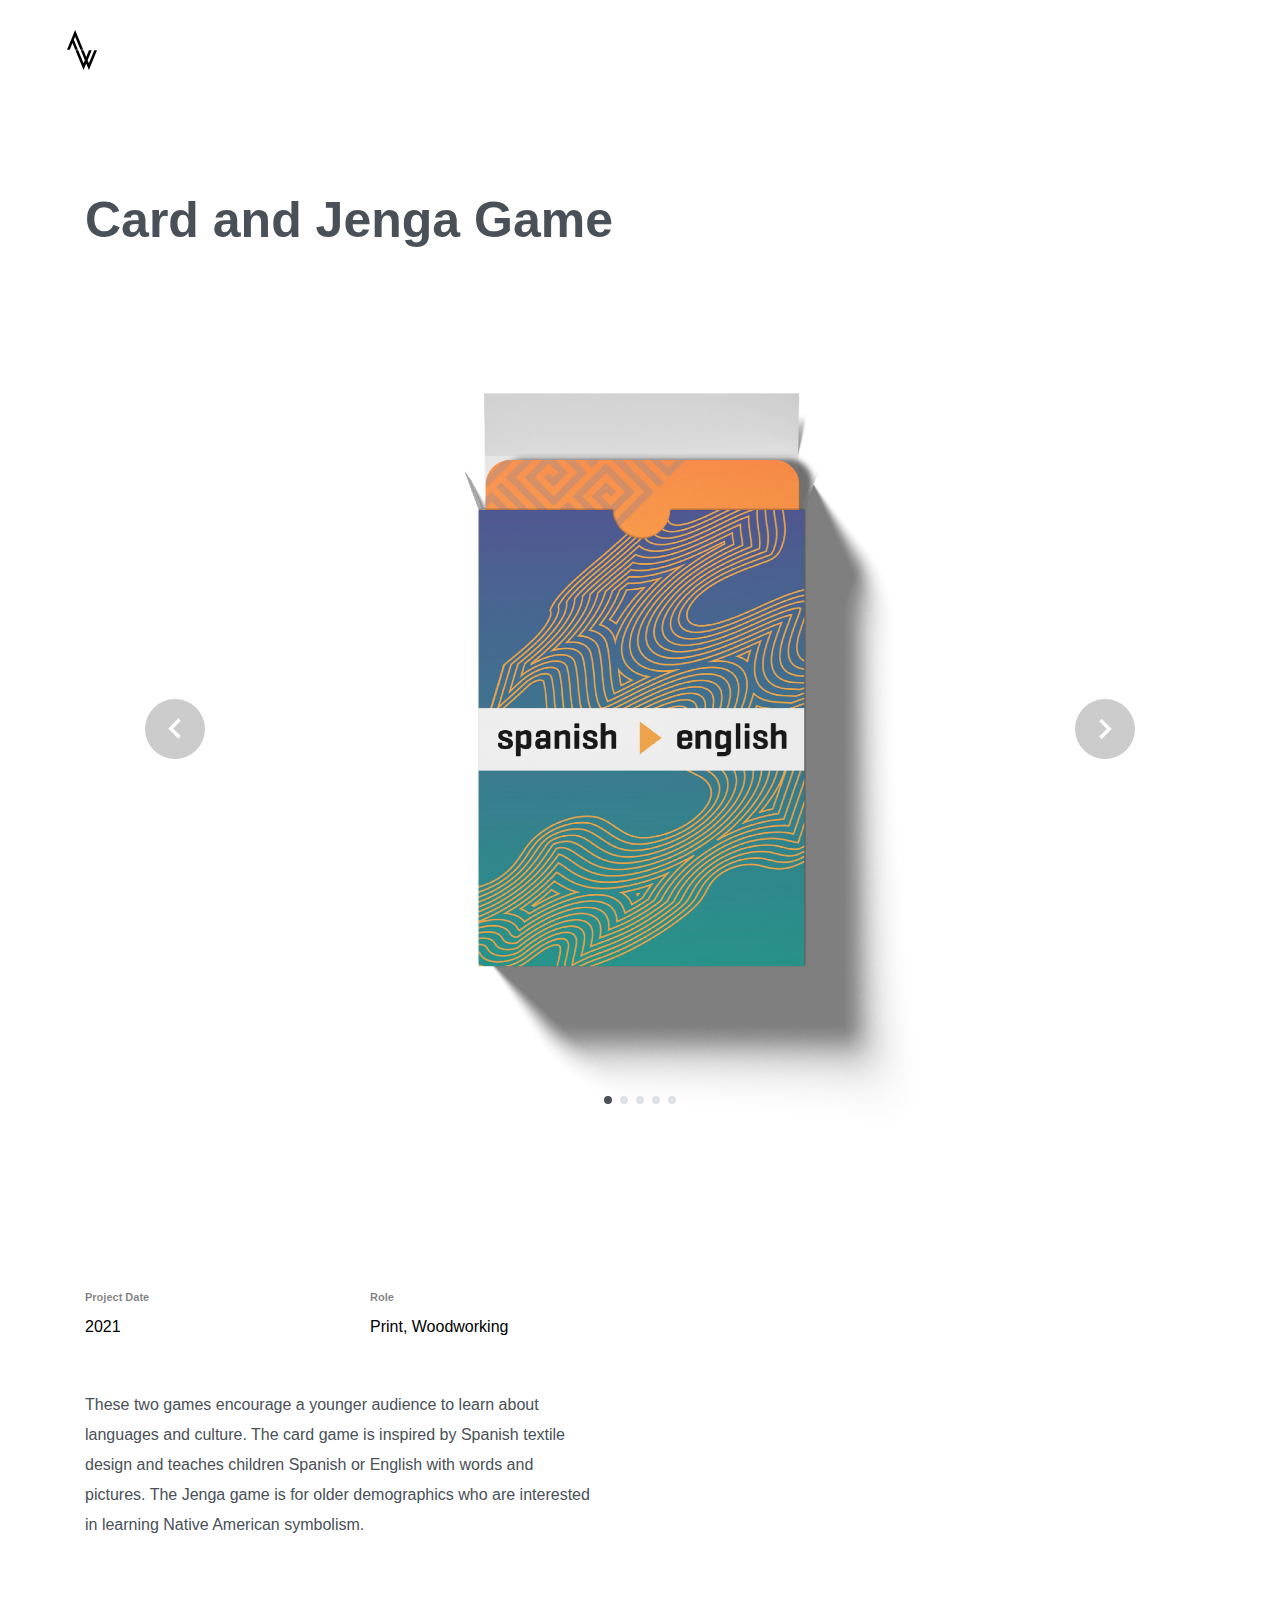
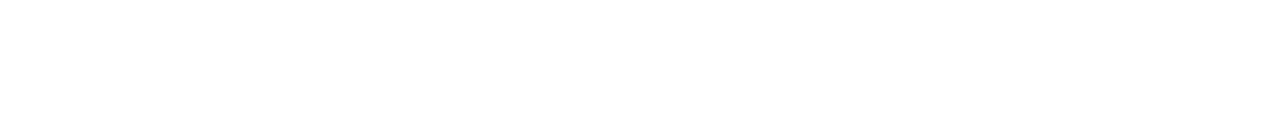
<file: portfolio-single-9.html>
<!-- /*
* Template Name: Untreefolio
* Template Author: Untree.co
* Tempalte URI: https://untree.co/
* License: https://creativecommons.org/licenses/by/3.0/
*/ -->
<!doctype html>
<html lang="en">
<head>
  <meta charset="utf-8">
  <meta name="viewport" content="width=device-width, initial-scale=1, shrink-to-fit=no">
  <meta name="author" content="Untree.co">
  <link rel="shortcut icon" href="favicon.png">

  <meta name="description" content="" />
  <meta name="keywords" content="" />

  <link rel="stylesheet" href="css/vendor/icomoon/style.css">
  <link rel="stylesheet" href="css/vendor/owl.carousel.min.css">
  <link rel="stylesheet" href="css/vendor/aos.css">
  <link rel="stylesheet" href="css/vendor/animate.min.css">
  <link rel="stylesheet" href="css/vendor/bootstrap.min.css">
  <link rel="stylesheet" href="css/vendor/jquery.fancybox.min.css">

  <a href="index.html#portfolio-section"><br>&nbsp;&nbsp;&nbsp;&nbsp;&nbsp;&nbsp;&nbsp;&nbsp;&nbsp;&nbsp;&nbsp;&nbsp;&nbsp;&nbsp;&nbsp;<img src="images/logo.svg" width=30.24 height=40></a>
  <!-- Theme Style -->
  <link rel="stylesheet" href="css/style.css">


      <div class="container">
        <div class="portfolio-single-wrap unslate_co--section" id="portfolio-single-section">

          <div class="portfolio-single-inner">
            <h2 class="heading-portfolio-single-h2">Card and Jenga Game</h2>

            <div class="row justify-content-between mb-5">
              <div class="col-12 mb-4">
                <div class="owl-carousel single-slider">
                    <figure class="mb-4">
                        <img src="images/spanishcard.jpg" alt="Image" class="img-fluid">
                      </figure>             
                  <figure class="mb-4">
                    <img src="images/spanishcards.jpg" alt="Image" class="img-fluid">
                  </figure>
                  <figure class="mb-4">
                    <img src="images/jenga1.jpg" alt="Image" class="img-fluid">
                  </figure>
                  <figure class="mb-4">
                    <img src="images/jenga2.jpg" alt="Image" class="img-fluid">
                  </figure>
                  <figure class="mb-4">
                    <img src="images/jenga3.jpg" alt="Image" class="img-fluid">
                  </figure>
                  
                 
                  
                </div>
              </div>
              <div class="col-12 mb-5">
                <div class="row">
                  <div class="col-sm-6 col-md-6 col-lg-3">
                    <div class="detail-v1">
                      <span class="detail-label">Project Date</span>
                      <span class="detail-val">2021</span>
                    </div>
                  </div>
                  <div class="col-sm-6 col-md-6 col-lg-3">
                    <div class="detail-v1">
                      <span class="detail-label">Role</span>
                      <span class="detail-val"><a href="#">Print</a>, <a href="#">Woodworking</a></span>
                    </div>
                  </div>
                  <div class="col-sm-6 col-md-6 col-lg-3">
                    <div class="detail-v1">
                      <span class="detail-label"></span>
                      <span class="detail-val"></span>
                    </div>
                  </div>
                  <div class="col-sm-6 col-md-6 col-lg-3">
                    <div class="detail-v1">
                      <span class="detail-label"></span>
                      <span class="detail-val"><a href="#"></a></span>
                    </div>
                  </div>
                </div>
              </div>
              <div class="col-md-6 pr-md-5">
                <p>These two games encourage a younger audience to learn about languages and culture. The card game is inspired by Spanish textile design and teaches children Spanish or English with words and pictures. The Jenga game is for older demographics who are interested in learning Native American symbolism.</p>
              </div>
             
            </div>

          </div>
        </div>
      </div>
    </div>
  </div>

  <!-- Loader -->
  <div id="unslate_co--overlayer"></div>
  <div class="site-loader-wrap">
    <div class="site-loader"></div>
  </div>

  <script src="js/scripts-dist.js"></script>
  <script src="js/main.js"></script>

  
</body>

</html>
</file>
<file: css/vendor/icomoon/style.css>
@font-face {
  font-family: 'icomoon';
  src:  url('fonts/icomoon.eot?10si43');
  src:  url('fonts/icomoon.eot?10si43#iefix') format('embedded-opentype'),
    url('fonts/icomoon.ttf?10si43') format('truetype'),
    url('fonts/icomoon.woff?10si43') format('woff'),
    url('fonts/icomoon.svg?10si43#icomoon') format('svg');
  font-weight: normal;
  font-style: normal;
}

[class^="icon-"], [class*=" icon-"] {
  /* use !important to prevent issues with browser extensions that change fonts */
  font-family: 'icomoon' !important;
  speak: none;
  font-style: normal;
  font-weight: normal;
  font-variant: normal;
  text-transform: none;
  line-height: 1;

  /* Better Font Rendering =========== */
  -webkit-font-smoothing: antialiased;
  -moz-osx-font-smoothing: grayscale;
}

.icon-asterisk:before {
  content: "\f069";
}
.icon-plus:before {
  content: "\f067";
}
.icon-question:before {
  content: "\f128";
}
.icon-minus:before {
  content: "\f068";
}
.icon-glass:before {
  content: "\f000";
}
.icon-music:before {
  content: "\f001";
}
.icon-search:before {
  content: "\f002";
}
.icon-envelope-o:before {
  content: "\f003";
}
.icon-heart:before {
  content: "\f004";
}
.icon-star:before {
  content: "\f005";
}
.icon-star-o:before {
  content: "\f006";
}
.icon-user:before {
  content: "\f007";
}
.icon-film:before {
  content: "\f008";
}
.icon-th-large:before {
  content: "\f009";
}
.icon-th:before {
  content: "\f00a";
}
.icon-th-list:before {
  content: "\f00b";
}
.icon-check:before {
  content: "\f00c";
}
.icon-close:before {
  content: "\f00d";
}
.icon-remove:before {
  content: "\f00d";
}
.icon-times:before {
  content: "\f00d";
}
.icon-search-plus:before {
  content: "\f00e";
}
.icon-search-minus:before {
  content: "\f010";
}
.icon-power-off:before {
  content: "\f011";
}
.icon-signal:before {
  content: "\f012";
}
.icon-cog:before {
  content: "\f013";
}
.icon-gear:before {
  content: "\f013";
}
.icon-trash-o:before {
  content: "\f014";
}
.icon-home:before {
  content: "\f015";
}
.icon-file-o:before {
  content: "\f016";
}
.icon-clock-o:before {
  content: "\f017";
}
.icon-road:before {
  content: "\f018";
}
.icon-download:before {
  content: "\f019";
}
.icon-arrow-circle-o-down:before {
  content: "\f01a";
}
.icon-arrow-circle-o-up:before {
  content: "\f01b";
}
.icon-inbox:before {
  content: "\f01c";
}
.icon-play-circle-o:before {
  content: "\f01d";
}
.icon-repeat:before {
  content: "\f01e";
}
.icon-rotate-right:before {
  content: "\f01e";
}
.icon-refresh:before {
  content: "\f021";
}
.icon-list-alt:before {
  content: "\f022";
}
.icon-lock:before {
  content: "\f023";
}
.icon-flag:before {
  content: "\f024";
}
.icon-headphones:before {
  content: "\f025";
}
.icon-volume-off:before {
  content: "\f026";
}
.icon-volume-down:before {
  content: "\f027";
}
.icon-volume-up:before {
  content: "\f028";
}
.icon-qrcode:before {
  content: "\f029";
}
.icon-barcode:before {
  content: "\f02a";
}
.icon-tag:before {
  content: "\f02b";
}
.icon-tags:before {
  content: "\f02c";
}
.icon-book:before {
  content: "\f02d";
}
.icon-bookmark:before {
  content: "\f02e";
}
.icon-print:before {
  content: "\f02f";
}
.icon-camera:before {
  content: "\f030";
}
.icon-font:before {
  content: "\f031";
}
.icon-bold:before {
  content: "\f032";
}
.icon-italic:before {
  content: "\f033";
}
.icon-text-height:before {
  content: "\f034";
}
.icon-text-width:before {
  content: "\f035";
}
.icon-align-left:before {
  content: "\f036";
}
.icon-align-center:before {
  content: "\f037";
}
.icon-align-right:before {
  content: "\f038";
}
.icon-align-justify:before {
  content: "\f039";
}
.icon-list:before {
  content: "\f03a";
}
.icon-dedent:before {
  content: "\f03b";
}
.icon-outdent:before {
  content: "\f03b";
}
.icon-indent:before {
  content: "\f03c";
}
.icon-video-camera:before {
  content: "\f03d";
}
.icon-image:before {
  content: "\f03e";
}
.icon-photo:before {
  content: "\f03e";
}
.icon-picture-o:before {
  content: "\f03e";
}
.icon-pencil:before {
  content: "\f040";
}
.icon-map-marker:before {
  content: "\f041";
}
.icon-adjust:before {
  content: "\f042";
}
.icon-tint:before {
  content: "\f043";
}
.icon-edit:before {
  content: "\f044";
}
.icon-pencil-square-o:before {
  content: "\f044";
}
.icon-share-square-o:before {
  content: "\f045";
}
.icon-check-square-o:before {
  content: "\f046";
}
.icon-arrows:before {
  content: "\f047";
}
.icon-step-backward:before {
  content: "\f048";
}
.icon-fast-backward:before {
  content: "\f049";
}
.icon-backward:before {
  content: "\f04a";
}
.icon-play:before {
  content: "\f04b";
}
.icon-pause:before {
  content: "\f04c";
}
.icon-stop:before {
  content: "\f04d";
}
.icon-forward:before {
  content: "\f04e";
}
.icon-fast-forward:before {
  content: "\f050";
}
.icon-step-forward:before {
  content: "\f051";
}
.icon-eject:before {
  content: "\f052";
}
.icon-chevron-left:before {
  content: "\f053";
}
.icon-chevron-right:before {
  content: "\f054";
}
.icon-plus-circle:before {
  content: "\f055";
}
.icon-minus-circle:before {
  content: "\f056";
}
.icon-times-circle:before {
  content: "\f057";
}
.icon-check-circle:before {
  content: "\f058";
}
.icon-question-circle:before {
  content: "\f059";
}
.icon-info-circle:before {
  content: "\f05a";
}
.icon-crosshairs:before {
  content: "\f05b";
}
.icon-times-circle-o:before {
  content: "\f05c";
}
.icon-check-circle-o:before {
  content: "\f05d";
}
.icon-ban:before {
  content: "\f05e";
}
.icon-arrow-left:before {
  content: "\f060";
}
.icon-arrow-right:before {
  content: "\f061";
}
.icon-arrow-up:before {
  content: "\f062";
}
.icon-arrow-down:before {
  content: "\f063";
}
.icon-mail-forward:before {
  content: "\f064";
}
.icon-share:before {
  content: "\f064";
}
.icon-expand:before {
  content: "\f065";
}
.icon-compress:before {
  content: "\f066";
}
.icon-exclamation-circle:before {
  content: "\f06a";
}
.icon-gift:before {
  content: "\f06b";
}
.icon-leaf:before {
  content: "\f06c";
}
.icon-fire:before {
  content: "\f06d";
}
.icon-eye:before {
  content: "\f06e";
}
.icon-eye-slash:before {
  content: "\f070";
}
.icon-exclamation-triangle:before {
  content: "\f071";
}
.icon-warning:before {
  content: "\f071";
}
.icon-plane:before {
  content: "\f072";
}
.icon-calendar:before {
  content: "\f073";
}
.icon-random:before {
  content: "\f074";
}
.icon-comment:before {
  content: "\f075";
}
.icon-magnet:before {
  content: "\f076";
}
.icon-chevron-up:before {
  content: "\f077";
}
.icon-chevron-down:before {
  content: "\f078";
}
.icon-retweet:before {
  content: "\f079";
}
.icon-shopping-cart:before {
  content: "\f07a";
}
.icon-folder:before {
  content: "\f07b";
}
.icon-folder-open:before {
  content: "\f07c";
}
.icon-arrows-v:before {
  content: "\f07d";
}
.icon-arrows-h:before {
  content: "\f07e";
}
.icon-bar-chart:before {
  content: "\f080";
}
.icon-bar-chart-o:before {
  content: "\f080";
}
.icon-twitter-square:before {
  content: "\f081";
}
.icon-facebook-square:before {
  content: "\f082";
}
.icon-camera-retro:before {
  content: "\f083";
}
.icon-key:before {
  content: "\f084";
}
.icon-cogs:before {
  content: "\f085";
}
.icon-gears:before {
  content: "\f085";
}
.icon-comments:before {
  content: "\f086";
}
.icon-thumbs-o-up:before {
  content: "\f087";
}
.icon-thumbs-o-down:before {
  content: "\f088";
}
.icon-star-half:before {
  content: "\f089";
}
.icon-heart-o:before {
  content: "\f08a";
}
.icon-sign-out:before {
  content: "\f08b";
}
.icon-linkedin-square:before {
  content: "\f08c";
}
.icon-thumb-tack:before {
  content: "\f08d";
}
.icon-external-link:before {
  content: "\f08e";
}
.icon-sign-in:before {
  content: "\f090";
}
.icon-trophy:before {
  content: "\f091";
}
.icon-github-square:before {
  content: "\f092";
}
.icon-upload:before {
  content: "\f093";
}
.icon-lemon-o:before {
  content: "\f094";
}
.icon-phone:before {
  content: "\f095";
}
.icon-square-o:before {
  content: "\f096";
}
.icon-bookmark-o:before {
  content: "\f097";
}
.icon-phone-square:before {
  content: "\f098";
}
.icon-twitter:before {
  content: "\f099";
}
.icon-facebook:before {
  content: "\f09a";
}
.icon-facebook-f:before {
  content: "\f09a";
}
.icon-github:before {
  content: "\f09b";
}
.icon-unlock:before {
  content: "\f09c";
}
.icon-credit-card:before {
  content: "\f09d";
}
.icon-feed:before {
  content: "\f09e";
}
.icon-rss:before {
  content: "\f09e";
}
.icon-hdd-o:before {
  content: "\f0a0";
}
.icon-bullhorn:before {
  content: "\f0a1";
}
.icon-bell-o:before {
  content: "\f0a2";
}
.icon-certificate:before {
  content: "\f0a3";
}
.icon-hand-o-right:before {
  content: "\f0a4";
}
.icon-hand-o-left:before {
  content: "\f0a5";
}
.icon-hand-o-up:before {
  content: "\f0a6";
}
.icon-hand-o-down:before {
  content: "\f0a7";
}
.icon-arrow-circle-left:before {
  content: "\f0a8";
}
.icon-arrow-circle-right:before {
  content: "\f0a9";
}
.icon-arrow-circle-up:before {
  content: "\f0aa";
}
.icon-arrow-circle-down:before {
  content: "\f0ab";
}
.icon-globe:before {
  content: "\f0ac";
}
.icon-wrench:before {
  content: "\f0ad";
}
.icon-tasks:before {
  content: "\f0ae";
}
.icon-filter:before {
  content: "\f0b0";
}
.icon-briefcase:before {
  content: "\f0b1";
}
.icon-arrows-alt:before {
  content: "\f0b2";
}
.icon-group:before {
  content: "\f0c0";
}
.icon-users:before {
  content: "\f0c0";
}
.icon-chain:before {
  content: "\f0c1";
}
.icon-link:before {
  content: "\f0c1";
}
.icon-cloud:before {
  content: "\f0c2";
}
.icon-flask:before {
  content: "\f0c3";
}
.icon-cut:before {
  content: "\f0c4";
}
.icon-scissors:before {
  content: "\f0c4";
}
.icon-copy:before {
  content: "\f0c5";
}
.icon-files-o:before {
  content: "\f0c5";
}
.icon-paperclip:before {
  content: "\f0c6";
}
.icon-floppy-o:before {
  content: "\f0c7";
}
.icon-save:before {
  content: "\f0c7";
}
.icon-square:before {
  content: "\f0c8";
}
.icon-bars:before {
  content: "\f0c9";
}
.icon-navicon:before {
  content: "\f0c9";
}
.icon-reorder:before {
  content: "\f0c9";
}
.icon-list-ul:before {
  content: "\f0ca";
}
.icon-list-ol:before {
  content: "\f0cb";
}
.icon-strikethrough:before {
  content: "\f0cc";
}
.icon-underline:before {
  content: "\f0cd";
}
.icon-table:before {
  content: "\f0ce";
}
.icon-magic:before {
  content: "\f0d0";
}
.icon-truck:before {
  content: "\f0d1";
}
.icon-pinterest:before {
  content: "\f0d2";
}
.icon-pinterest-square:before {
  content: "\f0d3";
}
.icon-google-plus-square:before {
  content: "\f0d4";
}
.icon-google-plus:before {
  content: "\f0d5";
}
.icon-money:before {
  content: "\f0d6";
}
.icon-caret-down:before {
  content: "\f0d7";
}
.icon-caret-up:before {
  content: "\f0d8";
}
.icon-caret-left:before {
  content: "\f0d9";
}
.icon-caret-right:before {
  content: "\f0da";
}
.icon-columns:before {
  content: "\f0db";
}
.icon-sort:before {
  content: "\f0dc";
}
.icon-unsorted:before {
  content: "\f0dc";
}
.icon-sort-desc:before {
  content: "\f0dd";
}
.icon-sort-down:before {
  content: "\f0dd";
}
.icon-sort-asc:before {
  content: "\f0de";
}
.icon-sort-up:before {
  content: "\f0de";
}
.icon-envelope:before {
  content: "\f0e0";
}
.icon-linkedin:before {
  content: "\f0e1";
}
.icon-rotate-left:before {
  content: "\f0e2";
}
.icon-undo:before {
  content: "\f0e2";
}
.icon-gavel:before {
  content: "\f0e3";
}
.icon-legal:before {
  content: "\f0e3";
}
.icon-dashboard:before {
  content: "\f0e4";
}
.icon-tachometer:before {
  content: "\f0e4";
}
.icon-comment-o:before {
  content: "\f0e5";
}
.icon-comments-o:before {
  content: "\f0e6";
}
.icon-bolt:before {
  content: "\f0e7";
}
.icon-flash:before {
  content: "\f0e7";
}
.icon-sitemap:before {
  content: "\f0e8";
}
.icon-umbrella:before {
  content: "\f0e9";
}
.icon-clipboard:before {
  content: "\f0ea";
}
.icon-paste:before {
  content: "\f0ea";
}
.icon-lightbulb-o:before {
  content: "\f0eb";
}
.icon-exchange:before {
  content: "\f0ec";
}
.icon-cloud-download:before {
  content: "\f0ed";
}
.icon-cloud-upload:before {
  content: "\f0ee";
}
.icon-user-md:before {
  content: "\f0f0";
}
.icon-stethoscope:before {
  content: "\f0f1";
}
.icon-suitcase:before {
  content: "\f0f2";
}
.icon-bell:before {
  content: "\f0f3";
}
.icon-coffee:before {
  content: "\f0f4";
}
.icon-cutlery:before {
  content: "\f0f5";
}
.icon-file-text-o:before {
  content: "\f0f6";
}
.icon-building-o:before {
  content: "\f0f7";
}
.icon-hospital-o:before {
  content: "\f0f8";
}
.icon-ambulance:before {
  content: "\f0f9";
}
.icon-medkit:before {
  content: "\f0fa";
}
.icon-fighter-jet:before {
  content: "\f0fb";
}
.icon-beer:before {
  content: "\f0fc";
}
.icon-h-square:before {
  content: "\f0fd";
}
.icon-plus-square:before {
  content: "\f0fe";
}
.icon-angle-double-left:before {
  content: "\f100";
}
.icon-angle-double-right:before {
  content: "\f101";
}
.icon-angle-double-up:before {
  content: "\f102";
}
.icon-angle-double-down:before {
  content: "\f103";
}
.icon-angle-left:before {
  content: "\f104";
}
.icon-angle-right:before {
  content: "\f105";
}
.icon-angle-up:before {
  content: "\f106";
}
.icon-angle-down:before {
  content: "\f107";
}
.icon-desktop:before {
  content: "\f108";
}
.icon-laptop:before {
  content: "\f109";
}
.icon-tablet:before {
  content: "\f10a";
}
.icon-mobile:before {
  content: "\f10b";
}
.icon-mobile-phone:before {
  content: "\f10b";
}
.icon-circle-o:before {
  content: "\f10c";
}
.icon-quote-left:before {
  content: "\f10d";
}
.icon-quote-right:before {
  content: "\f10e";
}
.icon-spinner:before {
  content: "\f110";
}
.icon-circle:before {
  content: "\f111";
}
.icon-mail-reply:before {
  content: "\f112";
}
.icon-reply:before {
  content: "\f112";
}
.icon-github-alt:before {
  content: "\f113";
}
.icon-folder-o:before {
  content: "\f114";
}
.icon-folder-open-o:before {
  content: "\f115";
}
.icon-smile-o:before {
  content: "\f118";
}
.icon-frown-o:before {
  content: "\f119";
}
.icon-meh-o:before {
  content: "\f11a";
}
.icon-gamepad:before {
  content: "\f11b";
}
.icon-keyboard-o:before {
  content: "\f11c";
}
.icon-flag-o:before {
  content: "\f11d";
}
.icon-flag-checkered:before {
  content: "\f11e";
}
.icon-terminal:before {
  content: "\f120";
}
.icon-code:before {
  content: "\f121";
}
.icon-mail-reply-all:before {
  content: "\f122";
}
.icon-reply-all:before {
  content: "\f122";
}
.icon-star-half-empty:before {
  content: "\f123";
}
.icon-star-half-full:before {
  content: "\f123";
}
.icon-star-half-o:before {
  content: "\f123";
}
.icon-location-arrow:before {
  content: "\f124";
}
.icon-crop:before {
  content: "\f125";
}
.icon-code-fork:before {
  content: "\f126";
}
.icon-chain-broken:before {
  content: "\f127";
}
.icon-unlink:before {
  content: "\f127";
}
.icon-info:before {
  content: "\f129";
}
.icon-exclamation:before {
  content: "\f12a";
}
.icon-superscript:before {
  content: "\f12b";
}
.icon-subscript:before {
  content: "\f12c";
}
.icon-eraser:before {
  content: "\f12d";
}
.icon-puzzle-piece:before {
  content: "\f12e";
}
.icon-microphone:before {
  content: "\f130";
}
.icon-microphone-slash:before {
  content: "\f131";
}
.icon-shield:before {
  content: "\f132";
}
.icon-calendar-o:before {
  content: "\f133";
}
.icon-fire-extinguisher:before {
  content: "\f134";
}
.icon-rocket:before {
  content: "\f135";
}
.icon-maxcdn:before {
  content: "\f136";
}
.icon-chevron-circle-left:before {
  content: "\f137";
}
.icon-chevron-circle-right:before {
  content: "\f138";
}
.icon-chevron-circle-up:before {
  content: "\f139";
}
.icon-chevron-circle-down:before {
  content: "\f13a";
}
.icon-html5:before {
  content: "\f13b";
}
.icon-css3:before {
  content: "\f13c";
}
.icon-anchor:before {
  content: "\f13d";
}
.icon-unlock-alt:before {
  content: "\f13e";
}
.icon-bullseye:before {
  content: "\f140";
}
.icon-ellipsis-h:before {
  content: "\f141";
}
.icon-ellipsis-v:before {
  content: "\f142";
}
.icon-rss-square:before {
  content: "\f143";
}
.icon-play-circle:before {
  content: "\f144";
}
.icon-ticket:before {
  content: "\f145";
}
.icon-minus-square:before {
  content: "\f146";
}
.icon-minus-square-o:before {
  content: "\f147";
}
.icon-level-up:before {
  content: "\f148";
}
.icon-level-down:before {
  content: "\f149";
}
.icon-check-square:before {
  content: "\f14a";
}
.icon-pencil-square:before {
  content: "\f14b";
}
.icon-external-link-square:before {
  content: "\f14c";
}
.icon-share-square:before {
  content: "\f14d";
}
.icon-compass:before {
  content: "\f14e";
}
.icon-caret-square-o-down:before {
  content: "\f150";
}
.icon-toggle-down:before {
  content: "\f150";
}
.icon-caret-square-o-up:before {
  content: "\f151";
}
.icon-toggle-up:before {
  content: "\f151";
}
.icon-caret-square-o-right:before {
  content: "\f152";
}
.icon-toggle-right:before {
  content: "\f152";
}
.icon-eur:before {
  content: "\f153";
}
.icon-euro:before {
  content: "\f153";
}
.icon-gbp:before {
  content: "\f154";
}
.icon-dollar:before {
  content: "\f155";
}
.icon-usd:before {
  content: "\f155";
}
.icon-inr:before {
  content: "\f156";
}
.icon-rupee:before {
  content: "\f156";
}
.icon-cny:before {
  content: "\f157";
}
.icon-jpy:before {
  content: "\f157";
}
.icon-rmb:before {
  content: "\f157";
}
.icon-yen:before {
  content: "\f157";
}
.icon-rouble:before {
  content: "\f158";
}
.icon-rub:before {
  content: "\f158";
}
.icon-ruble:before {
  content: "\f158";
}
.icon-krw:before {
  content: "\f159";
}
.icon-won:before {
  content: "\f159";
}
.icon-bitcoin:before {
  content: "\f15a";
}
.icon-btc:before {
  content: "\f15a";
}
.icon-file:before {
  content: "\f15b";
}
.icon-file-text:before {
  content: "\f15c";
}
.icon-sort-alpha-asc:before {
  content: "\f15d";
}
.icon-sort-alpha-desc:before {
  content: "\f15e";
}
.icon-sort-amount-asc:before {
  content: "\f160";
}
.icon-sort-amount-desc:before {
  content: "\f161";
}
.icon-sort-numeric-asc:before {
  content: "\f162";
}
.icon-sort-numeric-desc:before {
  content: "\f163";
}
.icon-thumbs-up:before {
  content: "\f164";
}
.icon-thumbs-down:before {
  content: "\f165";
}
.icon-youtube-square:before {
  content: "\f166";
}
.icon-youtube:before {
  content: "\f167";
}
.icon-xing:before {
  content: "\f168";
}
.icon-xing-square:before {
  content: "\f169";
}
.icon-youtube-play:before {
  content: "\f16a";
}
.icon-dropbox:before {
  content: "\f16b";
}
.icon-stack-overflow:before {
  content: "\f16c";
}
.icon-instagram:before {
  content: "\f16d";
}
.icon-flickr:before {
  content: "\f16e";
}
.icon-adn:before {
  content: "\f170";
}
.icon-bitbucket:before {
  content: "\f171";
}
.icon-bitbucket-square:before {
  content: "\f172";
}
.icon-tumblr:before {
  content: "\f173";
}
.icon-tumblr-square:before {
  content: "\f174";
}
.icon-long-arrow-down:before {
  content: "\f175";
}
.icon-long-arrow-up:before {
  content: "\f176";
}
.icon-long-arrow-left:before {
  content: "\f177";
}
.icon-long-arrow-right:before {
  content: "\f178";
}
.icon-apple:before {
  content: "\f179";
}
.icon-windows:before {
  content: "\f17a";
}
.icon-android:before {
  content: "\f17b";
}
.icon-linux:before {
  content: "\f17c";
}
.icon-dribbble:before {
  content: "\f17d";
}
.icon-skype:before {
  content: "\f17e";
}
.icon-foursquare:before {
  content: "\f180";
}
.icon-trello:before {
  content: "\f181";
}
.icon-female:before {
  content: "\f182";
}
.icon-male:before {
  content: "\f183";
}
.icon-gittip:before {
  content: "\f184";
}
.icon-gratipay:before {
  content: "\f184";
}
.icon-sun-o:before {
  content: "\f185";
}
.icon-moon-o:before {
  content: "\f186";
}
.icon-archive:before {
  content: "\f187";
}
.icon-bug:before {
  content: "\f188";
}
.icon-vk:before {
  content: "\f189";
}
.icon-weibo:before {
  content: "\f18a";
}
.icon-renren:before {
  content: "\f18b";
}
.icon-pagelines:before {
  content: "\f18c";
}
.icon-stack-exchange:before {
  content: "\f18d";
}
.icon-arrow-circle-o-right:before {
  content: "\f18e";
}
.icon-arrow-circle-o-left:before {
  content: "\f190";
}
.icon-caret-square-o-left:before {
  content: "\f191";
}
.icon-toggle-left:before {
  content: "\f191";
}
.icon-dot-circle-o:before {
  content: "\f192";
}
.icon-wheelchair:before {
  content: "\f193";
}
.icon-vimeo-square:before {
  content: "\f194";
}
.icon-try:before {
  content: "\f195";
}
.icon-turkish-lira:before {
  content: "\f195";
}
.icon-plus-square-o:before {
  content: "\f196";
}
.icon-space-shuttle:before {
  content: "\f197";
}
.icon-slack:before {
  content: "\f198";
}
.icon-envelope-square:before {
  content: "\f199";
}
.icon-wordpress:before {
  content: "\f19a";
}
.icon-openid:before {
  content: "\f19b";
}
.icon-bank:before {
  content: "\f19c";
}
.icon-institution:before {
  content: "\f19c";
}
.icon-university:before {
  content: "\f19c";
}
.icon-graduation-cap:before {
  content: "\f19d";
}
.icon-mortar-board:before {
  content: "\f19d";
}
.icon-yahoo:before {
  content: "\f19e";
}
.icon-google:before {
  content: "\f1a0";
}
.icon-reddit:before {
  content: "\f1a1";
}
.icon-reddit-square:before {
  content: "\f1a2";
}
.icon-stumbleupon-circle:before {
  content: "\f1a3";
}
.icon-stumbleupon:before {
  content: "\f1a4";
}
.icon-delicious:before {
  content: "\f1a5";
}
.icon-digg:before {
  content: "\f1a6";
}
.icon-pied-piper-pp:before {
  content: "\f1a7";
}
.icon-pied-piper-alt:before {
  content: "\f1a8";
}
.icon-drupal:before {
  content: "\f1a9";
}
.icon-joomla:before {
  content: "\f1aa";
}
.icon-language:before {
  content: "\f1ab";
}
.icon-fax:before {
  content: "\f1ac";
}
.icon-building:before {
  content: "\f1ad";
}
.icon-child:before {
  content: "\f1ae";
}
.icon-paw:before {
  content: "\f1b0";
}
.icon-spoon:before {
  content: "\f1b1";
}
.icon-cube:before {
  content: "\f1b2";
}
.icon-cubes:before {
  content: "\f1b3";
}
.icon-behance:before {
  content: "\f1b4";
}
.icon-behance-square:before {
  content: "\f1b5";
}
.icon-steam:before {
  content: "\f1b6";
}
.icon-steam-square:before {
  content: "\f1b7";
}
.icon-recycle:before {
  content: "\f1b8";
}
.icon-automobile:before {
  content: "\f1b9";
}
.icon-car:before {
  content: "\f1b9";
}
.icon-cab:before {
  content: "\f1ba";
}
.icon-taxi:before {
  content: "\f1ba";
}
.icon-tree:before {
  content: "\f1bb";
}
.icon-spotify:before {
  content: "\f1bc";
}
.icon-deviantart:before {
  content: "\f1bd";
}
.icon-soundcloud:before {
  content: "\f1be";
}
.icon-database:before {
  content: "\f1c0";
}
.icon-file-pdf-o:before {
  content: "\f1c1";
}
.icon-file-word-o:before {
  content: "\f1c2";
}
.icon-file-excel-o:before {
  content: "\f1c3";
}
.icon-file-powerpoint-o:before {
  content: "\f1c4";
}
.icon-file-image-o:before {
  content: "\f1c5";
}
.icon-file-photo-o:before {
  content: "\f1c5";
}
.icon-file-picture-o:before {
  content: "\f1c5";
}
.icon-file-archive-o:before {
  content: "\f1c6";
}
.icon-file-zip-o:before {
  content: "\f1c6";
}
.icon-file-audio-o:before {
  content: "\f1c7";
}
.icon-file-sound-o:before {
  content: "\f1c7";
}
.icon-file-movie-o:before {
  content: "\f1c8";
}
.icon-file-video-o:before {
  content: "\f1c8";
}
.icon-file-code-o:before {
  content: "\f1c9";
}
.icon-vine:before {
  content: "\f1ca";
}
.icon-codepen:before {
  content: "\f1cb";
}
.icon-jsfiddle:before {
  content: "\f1cc";
}
.icon-life-bouy:before {
  content: "\f1cd";
}
.icon-life-buoy:before {
  content: "\f1cd";
}
.icon-life-ring:before {
  content: "\f1cd";
}
.icon-life-saver:before {
  content: "\f1cd";
}
.icon-support:before {
  content: "\f1cd";
}
.icon-circle-o-notch:before {
  content: "\f1ce";
}
.icon-ra:before {
  content: "\f1d0";
}
.icon-rebel:before {
  content: "\f1d0";
}
.icon-resistance:before {
  content: "\f1d0";
}
.icon-empire:before {
  content: "\f1d1";
}
.icon-ge:before {
  content: "\f1d1";
}
.icon-git-square:before {
  content: "\f1d2";
}
.icon-git:before {
  content: "\f1d3";
}
.icon-hacker-news:before {
  content: "\f1d4";
}
.icon-y-combinator-square:before {
  content: "\f1d4";
}
.icon-yc-square:before {
  content: "\f1d4";
}
.icon-tencent-weibo:before {
  content: "\f1d5";
}
.icon-qq:before {
  content: "\f1d6";
}
.icon-wechat:before {
  content: "\f1d7";
}
.icon-weixin:before {
  content: "\f1d7";
}
.icon-paper-plane:before {
  content: "\f1d8";
}
.icon-send:before {
  content: "\f1d8";
}
.icon-paper-plane-o:before {
  content: "\f1d9";
}
.icon-send-o:before {
  content: "\f1d9";
}
.icon-history:before {
  content: "\f1da";
}
.icon-circle-thin:before {
  content: "\f1db";
}
.icon-header:before {
  content: "\f1dc";
}
.icon-paragraph:before {
  content: "\f1dd";
}
.icon-sliders:before {
  content: "\f1de";
}
.icon-share-alt:before {
  content: "\f1e0";
}
.icon-share-alt-square:before {
  content: "\f1e1";
}
.icon-bomb:before {
  content: "\f1e2";
}
.icon-futbol-o:before {
  content: "\f1e3";
}
.icon-soccer-ball-o:before {
  content: "\f1e3";
}
.icon-tty:before {
  content: "\f1e4";
}
.icon-binoculars:before {
  content: "\f1e5";
}
.icon-plug:before {
  content: "\f1e6";
}
.icon-slideshare:before {
  content: "\f1e7";
}
.icon-twitch:before {
  content: "\f1e8";
}
.icon-yelp:before {
  content: "\f1e9";
}
.icon-newspaper-o:before {
  content: "\f1ea";
}
.icon-wifi:before {
  content: "\f1eb";
}
.icon-calculator:before {
  content: "\f1ec";
}
.icon-paypal:before {
  content: "\f1ed";
}
.icon-google-wallet:before {
  content: "\f1ee";
}
.icon-cc-visa:before {
  content: "\f1f0";
}
.icon-cc-mastercard:before {
  content: "\f1f1";
}
.icon-cc-discover:before {
  content: "\f1f2";
}
.icon-cc-amex:before {
  content: "\f1f3";
}
.icon-cc-paypal:before {
  content: "\f1f4";
}
.icon-cc-stripe:before {
  content: "\f1f5";
}
.icon-bell-slash:before {
  content: "\f1f6";
}
.icon-bell-slash-o:before {
  content: "\f1f7";
}
.icon-trash:before {
  content: "\f1f8";
}
.icon-copyright:before {
  content: "\f1f9";
}
.icon-at:before {
  content: "\f1fa";
}
.icon-eyedropper:before {
  content: "\f1fb";
}
.icon-paint-brush:before {
  content: "\f1fc";
}
.icon-birthday-cake:before {
  content: "\f1fd";
}
.icon-area-chart:before {
  content: "\f1fe";
}
.icon-pie-chart:before {
  content: "\f200";
}
.icon-line-chart:before {
  content: "\f201";
}
.icon-lastfm:before {
  content: "\f202";
}
.icon-lastfm-square:before {
  content: "\f203";
}
.icon-toggle-off:before {
  content: "\f204";
}
.icon-toggle-on:before {
  content: "\f205";
}
.icon-bicycle:before {
  content: "\f206";
}
.icon-bus:before {
  content: "\f207";
}
.icon-ioxhost:before {
  content: "\f208";
}
.icon-angellist:before {
  content: "\f209";
}
.icon-cc:before {
  content: "\f20a";
}
.icon-ils:before {
  content: "\f20b";
}
.icon-shekel:before {
  content: "\f20b";
}
.icon-sheqel:before {
  content: "\f20b";
}
.icon-meanpath:before {
  content: "\f20c";
}
.icon-buysellads:before {
  content: "\f20d";
}
.icon-connectdevelop:before {
  content: "\f20e";
}
.icon-dashcube:before {
  content: "\f210";
}
.icon-forumbee:before {
  content: "\f211";
}
.icon-leanpub:before {
  content: "\f212";
}
.icon-sellsy:before {
  content: "\f213";
}
.icon-shirtsinbulk:before {
  content: "\f214";
}
.icon-simplybuilt:before {
  content: "\f215";
}
.icon-skyatlas:before {
  content: "\f216";
}
.icon-cart-plus:before {
  content: "\f217";
}
.icon-cart-arrow-down:before {
  content: "\f218";
}
.icon-diamond:before {
  content: "\f219";
}
.icon-ship:before {
  content: "\f21a";
}
.icon-user-secret:before {
  content: "\f21b";
}
.icon-motorcycle:before {
  content: "\f21c";
}
.icon-street-view:before {
  content: "\f21d";
}
.icon-heartbeat:before {
  content: "\f21e";
}
.icon-venus:before {
  content: "\f221";
}
.icon-mars:before {
  content: "\f222";
}
.icon-mercury:before {
  content: "\f223";
}
.icon-intersex:before {
  content: "\f224";
}
.icon-transgender:before {
  content: "\f224";
}
.icon-transgender-alt:before {
  content: "\f225";
}
.icon-venus-double:before {
  content: "\f226";
}
.icon-mars-double:before {
  content: "\f227";
}
.icon-venus-mars:before {
  content: "\f228";
}
.icon-mars-stroke:before {
  content: "\f229";
}
.icon-mars-stroke-v:before {
  content: "\f22a";
}
.icon-mars-stroke-h:before {
  content: "\f22b";
}
.icon-neuter:before {
  content: "\f22c";
}
.icon-genderless:before {
  content: "\f22d";
}
.icon-facebook-official:before {
  content: "\f230";
}
.icon-pinterest-p:before {
  content: "\f231";
}
.icon-whatsapp:before {
  content: "\f232";
}
.icon-server:before {
  content: "\f233";
}
.icon-user-plus:before {
  content: "\f234";
}
.icon-user-times:before {
  content: "\f235";
}
.icon-bed:before {
  content: "\f236";
}
.icon-hotel:before {
  content: "\f236";
}
.icon-viacoin:before {
  content: "\f237";
}
.icon-train:before {
  content: "\f238";
}
.icon-subway:before {
  content: "\f239";
}
.icon-medium:before {
  content: "\f23a";
}
.icon-y-combinator:before {
  content: "\f23b";
}
.icon-yc:before {
  content: "\f23b";
}
.icon-optin-monster:before {
  content: "\f23c";
}
.icon-opencart:before {
  content: "\f23d";
}
.icon-expeditedssl:before {
  content: "\f23e";
}
.icon-battery:before {
  content: "\f240";
}
.icon-battery-4:before {
  content: "\f240";
}
.icon-battery-full:before {
  content: "\f240";
}
.icon-battery-3:before {
  content: "\f241";
}
.icon-battery-three-quarters:before {
  content: "\f241";
}
.icon-battery-2:before {
  content: "\f242";
}
.icon-battery-half:before {
  content: "\f242";
}
.icon-battery-1:before {
  content: "\f243";
}
.icon-battery-quarter:before {
  content: "\f243";
}
.icon-battery-0:before {
  content: "\f244";
}
.icon-battery-empty:before {
  content: "\f244";
}
.icon-mouse-pointer:before {
  content: "\f245";
}
.icon-i-cursor:before {
  content: "\f246";
}
.icon-object-group:before {
  content: "\f247";
}
.icon-object-ungroup:before {
  content: "\f248";
}
.icon-sticky-note:before {
  content: "\f249";
}
.icon-sticky-note-o:before {
  content: "\f24a";
}
.icon-cc-jcb:before {
  content: "\f24b";
}
.icon-cc-diners-club:before {
  content: "\f24c";
}
.icon-clone:before {
  content: "\f24d";
}
.icon-balance-scale:before {
  content: "\f24e";
}
.icon-hourglass-o:before {
  content: "\f250";
}
.icon-hourglass-1:before {
  content: "\f251";
}
.icon-hourglass-start:before {
  content: "\f251";
}
.icon-hourglass-2:before {
  content: "\f252";
}
.icon-hourglass-half:before {
  content: "\f252";
}
.icon-hourglass-3:before {
  content: "\f253";
}
.icon-hourglass-end:before {
  content: "\f253";
}
.icon-hourglass:before {
  content: "\f254";
}
.icon-hand-grab-o:before {
  content: "\f255";
}
.icon-hand-rock-o:before {
  content: "\f255";
}
.icon-hand-paper-o:before {
  content: "\f256";
}
.icon-hand-stop-o:before {
  content: "\f256";
}
.icon-hand-scissors-o:before {
  content: "\f257";
}
.icon-hand-lizard-o:before {
  content: "\f258";
}
.icon-hand-spock-o:before {
  content: "\f259";
}
.icon-hand-pointer-o:before {
  content: "\f25a";
}
.icon-hand-peace-o:before {
  content: "\f25b";
}
.icon-trademark:before {
  content: "\f25c";
}
.icon-registered:before {
  content: "\f25d";
}
.icon-creative-commons:before {
  content: "\f25e";
}
.icon-gg:before {
  content: "\f260";
}
.icon-gg-circle:before {
  content: "\f261";
}
.icon-tripadvisor:before {
  content: "\f262";
}
.icon-odnoklassniki:before {
  content: "\f263";
}
.icon-odnoklassniki-square:before {
  content: "\f264";
}
.icon-get-pocket:before {
  content: "\f265";
}
.icon-wikipedia-w:before {
  content: "\f266";
}
.icon-safari:before {
  content: "\f267";
}
.icon-chrome:before {
  content: "\f268";
}
.icon-firefox:before {
  content: "\f269";
}
.icon-opera:before {
  content: "\f26a";
}
.icon-internet-explorer:before {
  content: "\f26b";
}
.icon-television:before {
  content: "\f26c";
}
.icon-tv:before {
  content: "\f26c";
}
.icon-contao:before {
  content: "\f26d";
}
.icon-500px:before {
  content: "\f26e";
}
.icon-amazon:before {
  content: "\f270";
}
.icon-calendar-plus-o:before {
  content: "\f271";
}
.icon-calendar-minus-o:before {
  content: "\f272";
}
.icon-calendar-times-o:before {
  content: "\f273";
}
.icon-calendar-check-o:before {
  content: "\f274";
}
.icon-industry:before {
  content: "\f275";
}
.icon-map-pin:before {
  content: "\f276";
}
.icon-map-signs:before {
  content: "\f277";
}
.icon-map-o:before {
  content: "\f278";
}
.icon-map:before {
  content: "\f279";
}
.icon-commenting:before {
  content: "\f27a";
}
.icon-commenting-o:before {
  content: "\f27b";
}
.icon-houzz:before {
  content: "\f27c";
}
.icon-vimeo:before {
  content: "\f27d";
}
.icon-black-tie:before {
  content: "\f27e";
}
.icon-fonticons:before {
  content: "\f280";
}
.icon-reddit-alien:before {
  content: "\f281";
}
.icon-edge:before {
  content: "\f282";
}
.icon-credit-card-alt:before {
  content: "\f283";
}
.icon-codiepie:before {
  content: "\f284";
}
.icon-modx:before {
  content: "\f285";
}
.icon-fort-awesome:before {
  content: "\f286";
}
.icon-usb:before {
  content: "\f287";
}
.icon-product-hunt:before {
  content: "\f288";
}
.icon-mixcloud:before {
  content: "\f289";
}
.icon-scribd:before {
  content: "\f28a";
}
.icon-pause-circle:before {
  content: "\f28b";
}
.icon-pause-circle-o:before {
  content: "\f28c";
}
.icon-stop-circle:before {
  content: "\f28d";
}
.icon-stop-circle-o:before {
  content: "\f28e";
}
.icon-shopping-bag:before {
  content: "\f290";
}
.icon-shopping-basket:before {
  content: "\f291";
}
.icon-hashtag:before {
  content: "\f292";
}
.icon-bluetooth:before {
  content: "\f293";
}
.icon-bluetooth-b:before {
  content: "\f294";
}
.icon-percent:before {
  content: "\f295";
}
.icon-gitlab:before {
  content: "\f296";
}
.icon-wpbeginner:before {
  content: "\f297";
}
.icon-wpforms:before {
  content: "\f298";
}
.icon-envira:before {
  content: "\f299";
}
.icon-universal-access:before {
  content: "\f29a";
}
.icon-wheelchair-alt:before {
  content: "\f29b";
}
.icon-question-circle-o:before {
  content: "\f29c";
}
.icon-blind:before {
  content: "\f29d";
}
.icon-audio-description:before {
  content: "\f29e";
}
.icon-volume-control-phone:before {
  content: "\f2a0";
}
.icon-braille:before {
  content: "\f2a1";
}
.icon-assistive-listening-systems:before {
  content: "\f2a2";
}
.icon-american-sign-language-interpreting:before {
  content: "\f2a3";
}
.icon-asl-interpreting:before {
  content: "\f2a3";
}
.icon-deaf:before {
  content: "\f2a4";
}
.icon-deafness:before {
  content: "\f2a4";
}
.icon-hard-of-hearing:before {
  content: "\f2a4";
}
.icon-glide:before {
  content: "\f2a5";
}
.icon-glide-g:before {
  content: "\f2a6";
}
.icon-sign-language:before {
  content: "\f2a7";
}
.icon-signing:before {
  content: "\f2a7";
}
.icon-low-vision:before {
  content: "\f2a8";
}
.icon-viadeo:before {
  content: "\f2a9";
}
.icon-viadeo-square:before {
  content: "\f2aa";
}
.icon-snapchat:before {
  content: "\f2ab";
}
.icon-snapchat-ghost:before {
  content: "\f2ac";
}
.icon-snapchat-square:before {
  content: "\f2ad";
}
.icon-pied-piper:before {
  content: "\f2ae";
}
.icon-first-order:before {
  content: "\f2b0";
}
.icon-yoast:before {
  content: "\f2b1";
}
.icon-themeisle:before {
  content: "\f2b2";
}
.icon-google-plus-circle:before {
  content: "\f2b3";
}
.icon-google-plus-official:before {
  content: "\f2b3";
}
.icon-fa:before {
  content: "\f2b4";
}
.icon-font-awesome:before {
  content: "\f2b4";
}
.icon-handshake-o:before {
  content: "\f2b5";
}
.icon-envelope-open:before {
  content: "\f2b6";
}
.icon-envelope-open-o:before {
  content: "\f2b7";
}
.icon-linode:before {
  content: "\f2b8";
}
.icon-address-book:before {
  content: "\f2b9";
}
.icon-address-book-o:before {
  content: "\f2ba";
}
.icon-address-card:before {
  content: "\f2bb";
}
.icon-vcard:before {
  content: "\f2bb";
}
.icon-address-card-o:before {
  content: "\f2bc";
}
.icon-vcard-o:before {
  content: "\f2bc";
}
.icon-user-circle:before {
  content: "\f2bd";
}
.icon-user-circle-o:before {
  content: "\f2be";
}
.icon-user-o:before {
  content: "\f2c0";
}
.icon-id-badge:before {
  content: "\f2c1";
}
.icon-drivers-license:before {
  content: "\f2c2";
}
.icon-id-card:before {
  content: "\f2c2";
}
.icon-drivers-license-o:before {
  content: "\f2c3";
}
.icon-id-card-o:before {
  content: "\f2c3";
}
.icon-quora:before {
  content: "\f2c4";
}
.icon-free-code-camp:before {
  content: "\f2c5";
}
.icon-telegram:before {
  content: "\f2c6";
}
.icon-thermometer:before {
  content: "\f2c7";
}
.icon-thermometer-4:before {
  content: "\f2c7";
}
.icon-thermometer-full:before {
  content: "\f2c7";
}
.icon-thermometer-3:before {
  content: "\f2c8";
}
.icon-thermometer-three-quarters:before {
  content: "\f2c8";
}
.icon-thermometer-2:before {
  content: "\f2c9";
}
.icon-thermometer-half:before {
  content: "\f2c9";
}
.icon-thermometer-1:before {
  content: "\f2ca";
}
.icon-thermometer-quarter:before {
  content: "\f2ca";
}
.icon-thermometer-0:before {
  content: "\f2cb";
}
.icon-thermometer-empty:before {
  content: "\f2cb";
}
.icon-shower:before {
  content: "\f2cc";
}
.icon-bath:before {
  content: "\f2cd";
}
.icon-bathtub:before {
  content: "\f2cd";
}
.icon-s15:before {
  content: "\f2cd";
}
.icon-podcast:before {
  content: "\f2ce";
}
.icon-window-maximize:before {
  content: "\f2d0";
}
.icon-window-minimize:before {
  content: "\f2d1";
}
.icon-window-restore:before {
  content: "\f2d2";
}
.icon-times-rectangle:before {
  content: "\f2d3";
}
.icon-window-close:before {
  content: "\f2d3";
}
.icon-times-rectangle-o:before {
  content: "\f2d4";
}
.icon-window-close-o:before {
  content: "\f2d4";
}
.icon-bandcamp:before {
  content: "\f2d5";
}
.icon-grav:before {
  content: "\f2d6";
}
.icon-etsy:before {
  content: "\f2d7";
}
.icon-imdb:before {
  content: "\f2d8";
}
.icon-ravelry:before {
  content: "\f2d9";
}
.icon-eercast:before {
  content: "\f2da";
}
.icon-microchip:before {
  content: "\f2db";
}
.icon-snowflake-o:before {
  content: "\f2dc";
}
.icon-superpowers:before {
  content: "\f2dd";
}
.icon-wpexplorer:before {
  content: "\f2de";
}
.icon-meetup:before {
  content: "\f2e0";
}
.icon-3d_rotation:before {
  content: "\e84d";
}
.icon-ac_unit:before {
  content: "\eb3b";
}
.icon-alarm:before {
  content: "\e855";
}
.icon-access_alarms:before {
  content: "\e191";
}
.icon-schedule:before {
  content: "\e8b5";
}
.icon-accessibility:before {
  content: "\e84e";
}
.icon-accessible:before {
  content: "\e914";
}
.icon-account_balance:before {
  content: "\e84f";
}
.icon-account_balance_wallet:before {
  content: "\e850";
}
.icon-account_box:before {
  content: "\e851";
}
.icon-account_circle:before {
  content: "\e853";
}
.icon-adb:before {
  content: "\e60e";
}
.icon-add:before {
  content: "\e145";
}
.icon-add_a_photo:before {
  content: "\e439";
}
.icon-alarm_add:before {
  content: "\e856";
}
.icon-add_alert:before {
  content: "\e003";
}
.icon-add_box:before {
  content: "\e146";
}
.icon-add_circle:before {
  content: "\e147";
}
.icon-control_point:before {
  content: "\e3ba";
}
.icon-add_location:before {
  content: "\e567";
}
.icon-add_shopping_cart:before {
  content: "\e854";
}
.icon-queue:before {
  content: "\e03c";
}
.icon-add_to_queue:before {
  content: "\e05c";
}
.icon-adjust2:before {
  content: "\e39e";
}
.icon-airline_seat_flat:before {
  content: "\e630";
}
.icon-airline_seat_flat_angled:before {
  content: "\e631";
}
.icon-airline_seat_individual_suite:before {
  content: "\e632";
}
.icon-airline_seat_legroom_extra:before {
  content: "\e633";
}
.icon-airline_seat_legroom_normal:before {
  content: "\e634";
}
.icon-airline_seat_legroom_reduced:before {
  content: "\e635";
}
.icon-airline_seat_recline_extra:before {
  content: "\e636";
}
.icon-airline_seat_recline_normal:before {
  content: "\e637";
}
.icon-flight:before {
  content: "\e539";
}
.icon-airplanemode_inactive:before {
  content: "\e194";
}
.icon-airplay:before {
  content: "\e055";
}
.icon-airport_shuttle:before {
  content: "\eb3c";
}
.icon-alarm_off:before {
  content: "\e857";
}
.icon-alarm_on:before {
  content: "\e858";
}
.icon-album:before {
  content: "\e019";
}
.icon-all_inclusive:before {
  content: "\eb3d";
}
.icon-all_out:before {
  content: "\e90b";
}
.icon-android2:before {
  content: "\e859";
}
.icon-announcement:before {
  content: "\e85a";
}
.icon-apps:before {
  content: "\e5c3";
}
.icon-archive2:before {
  content: "\e149";
}
.icon-arrow_back:before {
  content: "\e5c4";
}
.icon-arrow_downward:before {
  content: "\e5db";
}
.icon-arrow_drop_down:before {
  content: "\e5c5";
}
.icon-arrow_drop_down_circle:before {
  content: "\e5c6";
}
.icon-arrow_drop_up:before {
  content: "\e5c7";
}
.icon-arrow_forward:before {
  content: "\e5c8";
}
.icon-arrow_upward:before {
  content: "\e5d8";
}
.icon-art_track:before {
  content: "\e060";
}
.icon-aspect_ratio:before {
  content: "\e85b";
}
.icon-poll:before {
  content: "\e801";
}
.icon-assignment:before {
  content: "\e85d";
}
.icon-assignment_ind:before {
  content: "\e85e";
}
.icon-assignment_late:before {
  content: "\e85f";
}
.icon-assignment_return:before {
  content: "\e860";
}
.icon-assignment_returned:before {
  content: "\e861";
}
.icon-assignment_turned_in:before {
  content: "\e862";
}
.icon-assistant:before {
  content: "\e39f";
}
.icon-flag2:before {
  content: "\e153";
}
.icon-attach_file:before {
  content: "\e226";
}
.icon-attach_money:before {
  content: "\e227";
}
.icon-attachment:before {
  content: "\e2bc";
}
.icon-audiotrack:before {
  content: "\e3a1";
}
.icon-autorenew:before {
  content: "\e863";
}
.icon-av_timer:before {
  content: "\e01b";
}
.icon-backspace:before {
  content: "\e14a";
}
.icon-cloud_upload:before {
  content: "\e2c3";
}
.icon-battery_alert:before {
  content: "\e19c";
}
.icon-battery_charging_full:before {
  content: "\e1a3";
}
.icon-battery_std:before {
  content: "\e1a5";
}
.icon-battery_unknown:before {
  content: "\e1a6";
}
.icon-beach_access:before {
  content: "\eb3e";
}
.icon-beenhere:before {
  content: "\e52d";
}
.icon-block:before {
  content: "\e14b";
}
.icon-bluetooth2:before {
  content: "\e1a7";
}
.icon-bluetooth_searching:before {
  content: "\e1aa";
}
.icon-bluetooth_connected:before {
  content: "\e1a8";
}
.icon-bluetooth_disabled:before {
  content: "\e1a9";
}
.icon-blur_circular:before {
  content: "\e3a2";
}
.icon-blur_linear:before {
  content: "\e3a3";
}
.icon-blur_off:before {
  content: "\e3a4";
}
.icon-blur_on:before {
  content: "\e3a5";
}
.icon-class:before {
  content: "\e86e";
}
.icon-turned_in:before {
  content: "\e8e6";
}
.icon-turned_in_not:before {
  content: "\e8e7";
}
.icon-border_all:before {
  content: "\e228";
}
.icon-border_bottom:before {
  content: "\e229";
}
.icon-border_clear:before {
  content: "\e22a";
}
.icon-border_color:before {
  content: "\e22b";
}
.icon-border_horizontal:before {
  content: "\e22c";
}
.icon-border_inner:before {
  content: "\e22d";
}
.icon-border_left:before {
  content: "\e22e";
}
.icon-border_outer:before {
  content: "\e22f";
}
.icon-border_right:before {
  content: "\e230";
}
.icon-border_style:before {
  content: "\e231";
}
.icon-border_top:before {
  content: "\e232";
}
.icon-border_vertical:before {
  content: "\e233";
}
.icon-branding_watermark:before {
  content: "\e06b";
}
.icon-brightness_1:before {
  content: "\e3a6";
}
.icon-brightness_2:before {
  content: "\e3a7";
}
.icon-brightness_3:before {
  content: "\e3a8";
}
.icon-brightness_4:before {
  content: "\e3a9";
}
.icon-brightness_low:before {
  content: "\e1ad";
}
.icon-brightness_medium:before {
  content: "\e1ae";
}
.icon-brightness_high:before {
  content: "\e1ac";
}
.icon-brightness_auto:before {
  content: "\e1ab";
}
.icon-broken_image:before {
  content: "\e3ad";
}
.icon-brush:before {
  content: "\e3ae";
}
.icon-bubble_chart:before {
  content: "\e6dd";
}
.icon-bug_report:before {
  content: "\e868";
}
.icon-build:before {
  content: "\e869";
}
.icon-burst_mode:before {
  content: "\e43c";
}
.icon-domain:before {
  content: "\e7ee";
}
.icon-business_center:before {
  content: "\eb3f";
}
.icon-cached:before {
  content: "\e86a";
}
.icon-cake:before {
  content: "\e7e9";
}
.icon-phone2:before {
  content: "\e0cd";
}
.icon-call_end:before {
  content: "\e0b1";
}
.icon-call_made:before {
  content: "\e0b2";
}
.icon-merge_type:before {
  content: "\e252";
}
.icon-call_missed:before {
  content: "\e0b4";
}
.icon-call_missed_outgoing:before {
  content: "\e0e4";
}
.icon-call_received:before {
  content: "\e0b5";
}
.icon-call_split:before {
  content: "\e0b6";
}
.icon-call_to_action:before {
  content: "\e06c";
}
.icon-camera2:before {
  content: "\e3af";
}
.icon-photo_camera:before {
  content: "\e412";
}
.icon-camera_enhance:before {
  content: "\e8fc";
}
.icon-camera_front:before {
  content: "\e3b1";
}
.icon-camera_rear:before {
  content: "\e3b2";
}
.icon-camera_roll:before {
  content: "\e3b3";
}
.icon-cancel:before {
  content: "\e5c9";
}
.icon-redeem:before {
  content: "\e8b1";
}
.icon-card_membership:before {
  content: "\e8f7";
}
.icon-card_travel:before {
  content: "\e8f8";
}
.icon-casino:before {
  content: "\eb40";
}
.icon-cast:before {
  content: "\e307";
}
.icon-cast_connected:before {
  content: "\e308";
}
.icon-center_focus_strong:before {
  content: "\e3b4";
}
.icon-center_focus_weak:before {
  content: "\e3b5";
}
.icon-change_history:before {
  content: "\e86b";
}
.icon-chat:before {
  content: "\e0b7";
}
.icon-chat_bubble:before {
  content: "\e0ca";
}
.icon-chat_bubble_outline:before {
  content: "\e0cb";
}
.icon-check2:before {
  content: "\e5ca";
}
.icon-check_box:before {
  content: "\e834";
}
.icon-check_box_outline_blank:before {
  content: "\e835";
}
.icon-check_circle:before {
  content: "\e86c";
}
.icon-navigate_before:before {
  content: "\e408";
}
.icon-navigate_next:before {
  content: "\e409";
}
.icon-child_care:before {
  content: "\eb41";
}
.icon-child_friendly:before {
  content: "\eb42";
}
.icon-chrome_reader_mode:before {
  content: "\e86d";
}
.icon-close2:before {
  content: "\e5cd";
}
.icon-clear_all:before {
  content: "\e0b8";
}
.icon-closed_caption:before {
  content: "\e01c";
}
.icon-wb_cloudy:before {
  content: "\e42d";
}
.icon-cloud_circle:before {
  content: "\e2be";
}
.icon-cloud_done:before {
  content: "\e2bf";
}
.icon-cloud_download:before {
  content: "\e2c0";
}
.icon-cloud_off:before {
  content: "\e2c1";
}
.icon-cloud_queue:before {
  content: "\e2c2";
}
.icon-code2:before {
  content: "\e86f";
}
.icon-photo_library:before {
  content: "\e413";
}
.icon-collections_bookmark:before {
  content: "\e431";
}
.icon-palette:before {
  content: "\e40a";
}
.icon-colorize:before {
  content: "\e3b8";
}
.icon-comment2:before {
  content: "\e0b9";
}
.icon-compare:before {
  content: "\e3b9";
}
.icon-compare_arrows:before {
  content: "\e915";
}
.icon-laptop2:before {
  content: "\e31e";
}
.icon-confirmation_number:before {
  content: "\e638";
}
.icon-contact_mail:before {
  content: "\e0d0";
}
.icon-contact_phone:before {
  content: "\e0cf";
}
.icon-contacts:before {
  content: "\e0ba";
}
.icon-content_copy:before {
  content: "\e14d";
}
.icon-content_cut:before {
  content: "\e14e";
}
.icon-content_paste:before {
  content: "\e14f";
}
.icon-control_point_duplicate:before {
  content: "\e3bb";
}
.icon-copyright2:before {
  content: "\e90c";
}
.icon-mode_edit:before {
  content: "\e254";
}
.icon-create_new_folder:before {
  content: "\e2cc";
}
.icon-payment:before {
  content: "\e8a1";
}
.icon-crop2:before {
  content: "\e3be";
}
.icon-crop_16_9:before {
  content: "\e3bc";
}
.icon-crop_3_2:before {
  content: "\e3bd";
}
.icon-crop_landscape:before {
  content: "\e3c3";
}
.icon-crop_7_5:before {
  content: "\e3c0";
}
.icon-crop_din:before {
  content: "\e3c1";
}
.icon-crop_free:before {
  content: "\e3c2";
}
.icon-crop_original:before {
  content: "\e3c4";
}
.icon-crop_portrait:before {
  content: "\e3c5";
}
.icon-crop_rotate:before {
  content: "\e437";
}
.icon-crop_square:before {
  content: "\e3c6";
}
.icon-dashboard2:before {
  content: "\e871";
}
.icon-data_usage:before {
  content: "\e1af";
}
.icon-date_range:before {
  content: "\e916";
}
.icon-dehaze:before {
  content: "\e3c7";
}
.icon-delete:before {
  content: "\e872";
}
.icon-delete_forever:before {
  content: "\e92b";
}
.icon-delete_sweep:before {
  content: "\e16c";
}
.icon-description:before {
  content: "\e873";
}
.icon-desktop_mac:before {
  content: "\e30b";
}
.icon-desktop_windows:before {
  content: "\e30c";
}
.icon-details:before {
  content: "\e3c8";
}
.icon-developer_board:before {
  content: "\e30d";
}
.icon-developer_mode:before {
  content: "\e1b0";
}
.icon-device_hub:before {
  content: "\e335";
}
.icon-phonelink:before {
  content: "\e326";
}
.icon-devices_other:before {
  content: "\e337";
}
.icon-dialer_sip:before {
  content: "\e0bb";
}
.icon-dialpad:before {
  content: "\e0bc";
}
.icon-directions:before {
  content: "\e52e";
}
.icon-directions_bike:before {
  content: "\e52f";
}
.icon-directions_boat:before {
  content: "\e532";
}
.icon-directions_bus:before {
  content: "\e530";
}
.icon-directions_car:before {
  content: "\e531";
}
.icon-directions_railway:before {
  content: "\e534";
}
.icon-directions_run:before {
  content: "\e566";
}
.icon-directions_transit:before {
  content: "\e535";
}
.icon-directions_walk:before {
  content: "\e536";
}
.icon-disc_full:before {
  content: "\e610";
}
.icon-dns:before {
  content: "\e875";
}
.icon-not_interested:before {
  content: "\e033";
}
.icon-do_not_disturb_alt:before {
  content: "\e611";
}
.icon-do_not_disturb_off:before {
  content: "\e643";
}
.icon-remove_circle:before {
  content: "\e15c";
}
.icon-dock:before {
  content: "\e30e";
}
.icon-done:before {
  content: "\e876";
}
.icon-done_all:before {
  content: "\e877";
}
.icon-donut_large:before {
  content: "\e917";
}
.icon-donut_small:before {
  content: "\e918";
}
.icon-drafts:before {
  content: "\e151";
}
.icon-drag_handle:before {
  content: "\e25d";
}
.icon-time_to_leave:before {
  content: "\e62c";
}
.icon-dvr:before {
  content: "\e1b2";
}
.icon-edit_location:before {
  content: "\e568";
}
.icon-eject2:before {
  content: "\e8fb";
}
.icon-markunread:before {
  content: "\e159";
}
.icon-enhanced_encryption:before {
  content: "\e63f";
}
.icon-equalizer:before {
  content: "\e01d";
}
.icon-error:before {
  content: "\e000";
}
.icon-error_outline:before {
  content: "\e001";
}
.icon-euro_symbol:before {
  content: "\e926";
}
.icon-ev_station:before {
  content: "\e56d";
}
.icon-insert_invitation:before {
  content: "\e24f";
}
.icon-event_available:before {
  content: "\e614";
}
.icon-event_busy:before {
  content: "\e615";
}
.icon-event_note:before {
  content: "\e616";
}
.icon-event_seat:before {
  content: "\e903";
}
.icon-exit_to_app:before {
  content: "\e879";
}
.icon-expand_less:before {
  content: "\e5ce";
}
.icon-expand_more:before {
  content: "\e5cf";
}
.icon-explicit:before {
  content: "\e01e";
}
.icon-explore:before {
  content: "\e87a";
}
.icon-exposure:before {
  content: "\e3ca";
}
.icon-exposure_neg_1:before {
  content: "\e3cb";
}
.icon-exposure_neg_2:before {
  content: "\e3cc";
}
.icon-exposure_plus_1:before {
  content: "\e3cd";
}
.icon-exposure_plus_2:before {
  content: "\e3ce";
}
.icon-exposure_zero:before {
  content: "\e3cf";
}
.icon-extension:before {
  content: "\e87b";
}
.icon-face:before {
  content: "\e87c";
}
.icon-fast_forward:before {
  content: "\e01f";
}
.icon-fast_rewind:before {
  content: "\e020";
}
.icon-favorite:before {
  content: "\e87d";
}
.icon-favorite_border:before {
  content: "\e87e";
}
.icon-featured_play_list:before {
  content: "\e06d";
}
.icon-featured_video:before {
  content: "\e06e";
}
.icon-sms_failed:before {
  content: "\e626";
}
.icon-fiber_dvr:before {
  content: "\e05d";
}
.icon-fiber_manual_record:before {
  content: "\e061";
}
.icon-fiber_new:before {
  content: "\e05e";
}
.icon-fiber_pin:before {
  content: "\e06a";
}
.icon-fiber_smart_record:before {
  content: "\e062";
}
.icon-get_app:before {
  content: "\e884";
}
.icon-file_upload:before {
  content: "\e2c6";
}
.icon-filter2:before {
  content: "\e3d3";
}
.icon-filter_1:before {
  content: "\e3d0";
}
.icon-filter_2:before {
  content: "\e3d1";
}
.icon-filter_3:before {
  content: "\e3d2";
}
.icon-filter_4:before {
  content: "\e3d4";
}
.icon-filter_5:before {
  content: "\e3d5";
}
.icon-filter_6:before {
  content: "\e3d6";
}
.icon-filter_7:before {
  content: "\e3d7";
}
.icon-filter_8:before {
  content: "\e3d8";
}
.icon-filter_9:before {
  content: "\e3d9";
}
.icon-filter_9_plus:before {
  content: "\e3da";
}
.icon-filter_b_and_w:before {
  content: "\e3db";
}
.icon-filter_center_focus:before {
  content: "\e3dc";
}
.icon-filter_drama:before {
  content: "\e3dd";
}
.icon-filter_frames:before {
  content: "\e3de";
}
.icon-terrain:before {
  content: "\e564";
}
.icon-filter_list:before {
  content: "\e152";
}
.icon-filter_none:before {
  content: "\e3e0";
}
.icon-filter_tilt_shift:before {
  content: "\e3e2";
}
.icon-filter_vintage:before {
  content: "\e3e3";
}
.icon-find_in_page:before {
  content: "\e880";
}
.icon-find_replace:before {
  content: "\e881";
}
.icon-fingerprint:before {
  content: "\e90d";
}
.icon-first_page:before {
  content: "\e5dc";
}
.icon-fitness_center:before {
  content: "\eb43";
}
.icon-flare:before {
  content: "\e3e4";
}
.icon-flash_auto:before {
  content: "\e3e5";
}
.icon-flash_off:before {
  content: "\e3e6";
}
.icon-flash_on:before {
  content: "\e3e7";
}
.icon-flight_land:before {
  content: "\e904";
}
.icon-flight_takeoff:before {
  content: "\e905";
}
.icon-flip:before {
  content: "\e3e8";
}
.icon-flip_to_back:before {
  content: "\e882";
}
.icon-flip_to_front:before {
  content: "\e883";
}
.icon-folder2:before {
  content: "\e2c7";
}
.icon-folder_open:before {
  content: "\e2c8";
}
.icon-folder_shared:before {
  content: "\e2c9";
}
.icon-folder_special:before {
  content: "\e617";
}
.icon-font_download:before {
  content: "\e167";
}
.icon-format_align_center:before {
  content: "\e234";
}
.icon-format_align_justify:before {
  content: "\e235";
}
.icon-format_align_left:before {
  content: "\e236";
}
.icon-format_align_right:before {
  content: "\e237";
}
.icon-format_bold:before {
  content: "\e238";
}
.icon-format_clear:before {
  content: "\e239";
}
.icon-format_color_fill:before {
  content: "\e23a";
}
.icon-format_color_reset:before {
  content: "\e23b";
}
.icon-format_color_text:before {
  content: "\e23c";
}
.icon-format_indent_decrease:before {
  content: "\e23d";
}
.icon-format_indent_increase:before {
  content: "\e23e";
}
.icon-format_italic:before {
  content: "\e23f";
}
.icon-format_line_spacing:before {
  content: "\e240";
}
.icon-format_list_bulleted:before {
  content: "\e241";
}
.icon-format_list_numbered:before {
  content: "\e242";
}
.icon-format_paint:before {
  content: "\e243";
}
.icon-format_quote:before {
  content: "\e244";
}
.icon-format_shapes:before {
  content: "\e25e";
}
.icon-format_size:before {
  content: "\e245";
}
.icon-format_strikethrough:before {
  content: "\e246";
}
.icon-format_textdirection_l_to_r:before {
  content: "\e247";
}
.icon-format_textdirection_r_to_l:before {
  content: "\e248";
}
.icon-format_underlined:before {
  content: "\e249";
}
.icon-question_answer:before {
  content: "\e8af";
}
.icon-forward2:before {
  content: "\e154";
}
.icon-forward_10:before {
  content: "\e056";
}
.icon-forward_30:before {
  content: "\e057";
}
.icon-forward_5:before {
  content: "\e058";
}
.icon-free_breakfast:before {
  content: "\eb44";
}
.icon-fullscreen:before {
  content: "\e5d0";
}
.icon-fullscreen_exit:before {
  content: "\e5d1";
}
.icon-functions:before {
  content: "\e24a";
}
.icon-g_translate:before {
  content: "\e927";
}
.icon-games:before {
  content: "\e021";
}
.icon-gavel2:before {
  content: "\e90e";
}
.icon-gesture:before {
  content: "\e155";
}
.icon-gif:before {
  content: "\e908";
}
.icon-goat:before {
  content: "\e900";
}
.icon-golf_course:before {
  content: "\eb45";
}
.icon-my_location:before {
  content: "\e55c";
}
.icon-location_searching:before {
  content: "\e1b7";
}
.icon-location_disabled:before {
  content: "\e1b6";
}
.icon-star2:before {
  content: "\e838";
}
.icon-gradient:before {
  content: "\e3e9";
}
.icon-grain:before {
  content: "\e3ea";
}
.icon-graphic_eq:before {
  content: "\e1b8";
}
.icon-grid_off:before {
  content: "\e3eb";
}
.icon-grid_on:before {
  content: "\e3ec";
}
.icon-people:before {
  content: "\e7fb";
}
.icon-group_add:before {
  content: "\e7f0";
}
.icon-group_work:before {
  content: "\e886";
}
.icon-hd:before {
  content: "\e052";
}
.icon-hdr_off:before {
  content: "\e3ed";
}
.icon-hdr_on:before {
  content: "\e3ee";
}
.icon-hdr_strong:before {
  content: "\e3f1";
}
.icon-hdr_weak:before {
  content: "\e3f2";
}
.icon-headset:before {
  content: "\e310";
}
.icon-headset_mic:before {
  content: "\e311";
}
.icon-healing:before {
  content: "\e3f3";
}
.icon-hearing:before {
  content: "\e023";
}
.icon-help:before {
  content: "\e887";
}
.icon-help_outline:before {
  content: "\e8fd";
}
.icon-high_quality:before {
  content: "\e024";
}
.icon-highlight:before {
  content: "\e25f";
}
.icon-highlight_off:before {
  content: "\e888";
}
.icon-restore:before {
  content: "\e8b3";
}
.icon-home2:before {
  content: "\e88a";
}
.icon-hot_tub:before {
  content: "\eb46";
}
.icon-local_hotel:before {
  content: "\e549";
}
.icon-hourglass_empty:before {
  content: "\e88b";
}
.icon-hourglass_full:before {
  content: "\e88c";
}
.icon-http:before {
  content: "\e902";
}
.icon-lock2:before {
  content: "\e897";
}
.icon-photo2:before {
  content: "\e410";
}
.icon-image_aspect_ratio:before {
  content: "\e3f5";
}
.icon-import_contacts:before {
  content: "\e0e0";
}
.icon-import_export:before {
  content: "\e0c3";
}
.icon-important_devices:before {
  content: "\e912";
}
.icon-inbox2:before {
  content: "\e156";
}
.icon-indeterminate_check_box:before {
  content: "\e909";
}
.icon-info2:before {
  content: "\e88e";
}
.icon-info_outline:before {
  content: "\e88f";
}
.icon-input:before {
  content: "\e890";
}
.icon-insert_comment:before {
  content: "\e24c";
}
.icon-insert_drive_file:before {
  content: "\e24d";
}
.icon-tag_faces:before {
  content: "\e420";
}
.icon-link2:before {
  content: "\e157";
}
.icon-invert_colors:before {
  content: "\e891";
}
.icon-invert_colors_off:before {
  content: "\e0c4";
}
.icon-iso:before {
  content: "\e3f6";
}
.icon-keyboard:before {
  content: "\e312";
}
.icon-keyboard_arrow_down:before {
  content: "\e313";
}
.icon-keyboard_arrow_left:before {
  content: "\e314";
}
.icon-keyboard_arrow_right:before {
  content: "\e315";
}
.icon-keyboard_arrow_up:before {
  content: "\e316";
}
.icon-keyboard_backspace:before {
  content: "\e317";
}
.icon-keyboard_capslock:before {
  content: "\e318";
}
.icon-keyboard_hide:before {
  content: "\e31a";
}
.icon-keyboard_return:before {
  content: "\e31b";
}
.icon-keyboard_tab:before {
  content: "\e31c";
}
.icon-keyboard_voice:before {
  content: "\e31d";
}
.icon-kitchen:before {
  content: "\eb47";
}
.icon-label:before {
  content: "\e892";
}
.icon-label_outline:before {
  content: "\e893";
}
.icon-language2:before {
  content: "\e894";
}
.icon-laptop_chromebook:before {
  content: "\e31f";
}
.icon-laptop_mac:before {
  content: "\e320";
}
.icon-laptop_windows:before {
  content: "\e321";
}
.icon-last_page:before {
  content: "\e5dd";
}
.icon-open_in_new:before {
  content: "\e89e";
}
.icon-layers:before {
  content: "\e53b";
}
.icon-layers_clear:before {
  content: "\e53c";
}
.icon-leak_add:before {
  content: "\e3f8";
}
.icon-leak_remove:before {
  content: "\e3f9";
}
.icon-lens:before {
  content: "\e3fa";
}
.icon-library_books:before {
  content: "\e02f";
}
.icon-library_music:before {
  content: "\e030";
}
.icon-lightbulb_outline:before {
  content: "\e90f";
}
.icon-line_style:before {
  content: "\e919";
}
.icon-line_weight:before {
  content: "\e91a";
}
.icon-linear_scale:before {
  content: "\e260";
}
.icon-linked_camera:before {
  content: "\e438";
}
.icon-list2:before {
  content: "\e896";
}
.icon-live_help:before {
  content: "\e0c6";
}
.icon-live_tv:before {
  content: "\e639";
}
.icon-local_play:before {
  content: "\e553";
}
.icon-local_airport:before {
  content: "\e53d";
}
.icon-local_atm:before {
  content: "\e53e";
}
.icon-local_bar:before {
  content: "\e540";
}
.icon-local_cafe:before {
  content: "\e541";
}
.icon-local_car_wash:before {
  content: "\e542";
}
.icon-local_convenience_store:before {
  content: "\e543";
}
.icon-restaurant_menu:before {
  content: "\e561";
}
.icon-local_drink:before {
  content: "\e544";
}
.icon-local_florist:before {
  content: "\e545";
}
.icon-local_gas_station:before {
  content: "\e546";
}
.icon-shopping_cart:before {
  content: "\e8cc";
}
.icon-local_hospital:before {
  content: "\e548";
}
.icon-local_laundry_service:before {
  content: "\e54a";
}
.icon-local_library:before {
  content: "\e54b";
}
.icon-local_mall:before {
  content: "\e54c";
}
.icon-theaters:before {
  content: "\e8da";
}
.icon-local_offer:before {
  content: "\e54e";
}
.icon-local_parking:before {
  content: "\e54f";
}
.icon-local_pharmacy:before {
  content: "\e550";
}
.icon-local_pizza:before {
  content: "\e552";
}
.icon-print2:before {
  content: "\e8ad";
}
.icon-local_shipping:before {
  content: "\e558";
}
.icon-local_taxi:before {
  content: "\e559";
}
.icon-location_city:before {
  content: "\e7f1";
}
.icon-location_off:before {
  content: "\e0c7";
}
.icon-room:before {
  content: "\e8b4";
}
.icon-lock_open:before {
  content: "\e898";
}
.icon-lock_outline:before {
  content: "\e899";
}
.icon-looks:before {
  content: "\e3fc";
}
.icon-looks_3:before {
  content: "\e3fb";
}
.icon-looks_4:before {
  content: "\e3fd";
}
.icon-looks_5:before {
  content: "\e3fe";
}
.icon-looks_6:before {
  content: "\e3ff";
}
.icon-looks_one:before {
  content: "\e400";
}
.icon-looks_two:before {
  content: "\e401";
}
.icon-sync:before {
  content: "\e627";
}
.icon-loupe:before {
  content: "\e402";
}
.icon-low_priority:before {
  content: "\e16d";
}
.icon-loyalty:before {
  content: "\e89a";
}
.icon-mail_outline:before {
  content: "\e0e1";
}
.icon-map2:before {
  content: "\e55b";
}
.icon-markunread_mailbox:before {
  content: "\e89b";
}
.icon-memory:before {
  content: "\e322";
}
.icon-menu:before {
  content: "\e5d2";
}
.icon-message:before {
  content: "\e0c9";
}
.icon-mic:before {
  content: "\e029";
}
.icon-mic_none:before {
  content: "\e02a";
}
.icon-mic_off:before {
  content: "\e02b";
}
.icon-mms:before {
  content: "\e618";
}
.icon-mode_comment:before {
  content: "\e253";
}
.icon-monetization_on:before {
  content: "\e263";
}
.icon-money_off:before {
  content: "\e25c";
}
.icon-monochrome_photos:before {
  content: "\e403";
}
.icon-mood_bad:before {
  content: "\e7f3";
}
.icon-more:before {
  content: "\e619";
}
.icon-more_horiz:before {
  content: "\e5d3";
}
.icon-more_vert:before {
  content: "\e5d4";
}
.icon-motorcycle2:before {
  content: "\e91b";
}
.icon-mouse:before {
  content: "\e323";
}
.icon-move_to_inbox:before {
  content: "\e168";
}
.icon-movie_creation:before {
  content: "\e404";
}
.icon-movie_filter:before {
  content: "\e43a";
}
.icon-multiline_chart:before {
  content: "\e6df";
}
.icon-music_note:before {
  content: "\e405";
}
.icon-music_video:before {
  content: "\e063";
}
.icon-nature:before {
  content: "\e406";
}
.icon-nature_people:before {
  content: "\e407";
}
.icon-navigation:before {
  content: "\e55d";
}
.icon-near_me:before {
  content: "\e569";
}
.icon-network_cell:before {
  content: "\e1b9";
}
.icon-network_check:before {
  content: "\e640";
}
.icon-network_locked:before {
  content: "\e61a";
}
.icon-network_wifi:before {
  content: "\e1ba";
}
.icon-new_releases:before {
  content: "\e031";
}
.icon-next_week:before {
  content: "\e16a";
}
.icon-nfc:before {
  content: "\e1bb";
}
.icon-no_encryption:before {
  content: "\e641";
}
.icon-signal_cellular_no_sim:before {
  content: "\e1ce";
}
.icon-note:before {
  content: "\e06f";
}
.icon-note_add:before {
  content: "\e89c";
}
.icon-notifications:before {
  content: "\e7f4";
}
.icon-notifications_active:before {
  content: "\e7f7";
}
.icon-notifications_none:before {
  content: "\e7f5";
}
.icon-notifications_off:before {
  content: "\e7f6";
}
.icon-notifications_paused:before {
  content: "\e7f8";
}
.icon-offline_pin:before {
  content: "\e90a";
}
.icon-ondemand_video:before {
  content: "\e63a";
}
.icon-opacity:before {
  content: "\e91c";
}
.icon-open_in_browser:before {
  content: "\e89d";
}
.icon-open_with:before {
  content: "\e89f";
}
.icon-pages:before {
  content: "\e7f9";
}
.icon-pageview:before {
  content: "\e8a0";
}
.icon-pan_tool:before {
  content: "\e925";
}
.icon-panorama:before {
  content: "\e40b";
}
.icon-radio_button_unchecked:before {
  content: "\e836";
}
.icon-panorama_horizontal:before {
  content: "\e40d";
}
.icon-panorama_vertical:before {
  content: "\e40e";
}
.icon-panorama_wide_angle:before {
  content: "\e40f";
}
.icon-party_mode:before {
  content: "\e7fa";
}
.icon-pause2:before {
  content: "\e034";
}
.icon-pause_circle_filled:before {
  content: "\e035";
}
.icon-pause_circle_outline:before {
  content: "\e036";
}
.icon-people_outline:before {
  content: "\e7fc";
}
.icon-perm_camera_mic:before {
  content: "\e8a2";
}
.icon-perm_contact_calendar:before {
  content: "\e8a3";
}
.icon-perm_data_setting:before {
  content: "\e8a4";
}
.icon-perm_device_information:before {
  content: "\e8a5";
}
.icon-person_outline:before {
  content: "\e7ff";
}
.icon-perm_media:before {
  content: "\e8a7";
}
.icon-perm_phone_msg:before {
  content: "\e8a8";
}
.icon-perm_scan_wifi:before {
  content: "\e8a9";
}
.icon-person:before {
  content: "\e7fd";
}
.icon-person_add:before {
  content: "\e7fe";
}
.icon-person_pin:before {
  content: "\e55a";
}
.icon-person_pin_circle:before {
  content: "\e56a";
}
.icon-personal_video:before {
  content: "\e63b";
}
.icon-pets:before {
  content: "\e91d";
}
.icon-phone_android:before {
  content: "\e324";
}
.icon-phone_bluetooth_speaker:before {
  content: "\e61b";
}
.icon-phone_forwarded:before {
  content: "\e61c";
}
.icon-phone_in_talk:before {
  content: "\e61d";
}
.icon-phone_iphone:before {
  content: "\e325";
}
.icon-phone_locked:before {
  content: "\e61e";
}
.icon-phone_missed:before {
  content: "\e61f";
}
.icon-phone_paused:before {
  content: "\e620";
}
.icon-phonelink_erase:before {
  content: "\e0db";
}
.icon-phonelink_lock:before {
  content: "\e0dc";
}
.icon-phonelink_off:before {
  content: "\e327";
}
.icon-phonelink_ring:before {
  content: "\e0dd";
}
.icon-phonelink_setup:before {
  content: "\e0de";
}
.icon-photo_album:before {
  content: "\e411";
}
.icon-photo_filter:before {
  content: "\e43b";
}
.icon-photo_size_select_actual:before {
  content: "\e432";
}
.icon-photo_size_select_large:before {
  content: "\e433";
}
.icon-photo_size_select_small:before {
  content: "\e434";
}
.icon-picture_as_pdf:before {
  content: "\e415";
}
.icon-picture_in_picture:before {
  content: "\e8aa";
}
.icon-picture_in_picture_alt:before {
  content: "\e911";
}
.icon-pie_chart:before {
  content: "\e6c4";
}
.icon-pie_chart_outlined:before {
  content: "\e6c5";
}
.icon-pin_drop:before {
  content: "\e55e";
}
.icon-play_arrow:before {
  content: "\e037";
}
.icon-play_circle_filled:before {
  content: "\e038";
}
.icon-play_circle_outline:before {
  content: "\e039";
}
.icon-play_for_work:before {
  content: "\e906";
}
.icon-playlist_add:before {
  content: "\e03b";
}
.icon-playlist_add_check:before {
  content: "\e065";
}
.icon-playlist_play:before {
  content: "\e05f";
}
.icon-plus_one:before {
  content: "\e800";
}
.icon-polymer:before {
  content: "\e8ab";
}
.icon-pool:before {
  content: "\eb48";
}
.icon-portable_wifi_off:before {
  content: "\e0ce";
}
.icon-portrait:before {
  content: "\e416";
}
.icon-power:before {
  content: "\e63c";
}
.icon-power_input:before {
  content: "\e336";
}
.icon-power_settings_new:before {
  content: "\e8ac";
}
.icon-pregnant_woman:before {
  content: "\e91e";
}
.icon-present_to_all:before {
  content: "\e0df";
}
.icon-priority_high:before {
  content: "\e645";
}
.icon-public:before {
  content: "\e80b";
}
.icon-publish:before {
  content: "\e255";
}
.icon-queue_music:before {
  content: "\e03d";
}
.icon-queue_play_next:before {
  content: "\e066";
}
.icon-radio:before {
  content: "\e03e";
}
.icon-radio_button_checked:before {
  content: "\e837";
}
.icon-rate_review:before {
  content: "\e560";
}
.icon-receipt:before {
  content: "\e8b0";
}
.icon-recent_actors:before {
  content: "\e03f";
}
.icon-record_voice_over:before {
  content: "\e91f";
}
.icon-redo:before {
  content: "\e15a";
}
.icon-refresh2:before {
  content: "\e5d5";
}
.icon-remove2:before {
  content: "\e15b";
}
.icon-remove_circle_outline:before {
  content: "\e15d";
}
.icon-remove_from_queue:before {
  content: "\e067";
}
.icon-visibility:before {
  content: "\e8f4";
}
.icon-remove_shopping_cart:before {
  content: "\e928";
}
.icon-reorder2:before {
  content: "\e8fe";
}
.icon-repeat2:before {
  content: "\e040";
}
.icon-repeat_one:before {
  content: "\e041";
}
.icon-replay:before {
  content: "\e042";
}
.icon-replay_10:before {
  content: "\e059";
}
.icon-replay_30:before {
  content: "\e05a";
}
.icon-replay_5:before {
  content: "\e05b";
}
.icon-reply2:before {
  content: "\e15e";
}
.icon-reply_all:before {
  content: "\e15f";
}
.icon-report:before {
  content: "\e160";
}
.icon-warning2:before {
  content: "\e002";
}
.icon-restaurant:before {
  content: "\e56c";
}
.icon-restore_page:before {
  content: "\e929";
}
.icon-ring_volume:before {
  content: "\e0d1";
}
.icon-room_service:before {
  content: "\eb49";
}
.icon-rotate_90_degrees_ccw:before {
  content: "\e418";
}
.icon-rotate_left:before {
  content: "\e419";
}
.icon-rotate_right:before {
  content: "\e41a";
}
.icon-rounded_corner:before {
  content: "\e920";
}
.icon-router:before {
  content: "\e328";
}
.icon-rowing:before {
  content: "\e921";
}
.icon-rss_feed:before {
  content: "\e0e5";
}
.icon-rv_hookup:before {
  content: "\e642";
}
.icon-satellite:before {
  content: "\e562";
}
.icon-save2:before {
  content: "\e161";
}
.icon-scanner:before {
  content: "\e329";
}
.icon-school:before {
  content: "\e80c";
}
.icon-screen_lock_landscape:before {
  content: "\e1be";
}
.icon-screen_lock_portrait:before {
  content: "\e1bf";
}
.icon-screen_lock_rotation:before {
  content: "\e1c0";
}
.icon-screen_rotation:before {
  content: "\e1c1";
}
.icon-screen_share:before {
  content: "\e0e2";
}
.icon-sd_storage:before {
  content: "\e1c2";
}
.icon-search2:before {
  content: "\e8b6";
}
.icon-security:before {
  content: "\e32a";
}
.icon-select_all:before {
  content: "\e162";
}
.icon-send2:before {
  content: "\e163";
}
.icon-sentiment_dissatisfied:before {
  content: "\e811";
}
.icon-sentiment_neutral:before {
  content: "\e812";
}
.icon-sentiment_satisfied:before {
  content: "\e813";
}
.icon-sentiment_very_dissatisfied:before {
  content: "\e814";
}
.icon-sentiment_very_satisfied:before {
  content: "\e815";
}
.icon-settings:before {
  content: "\e8b8";
}
.icon-settings_applications:before {
  content: "\e8b9";
}
.icon-settings_backup_restore:before {
  content: "\e8ba";
}
.icon-settings_bluetooth:before {
  content: "\e8bb";
}
.icon-settings_brightness:before {
  content: "\e8bd";
}
.icon-settings_cell:before {
  content: "\e8bc";
}
.icon-settings_ethernet:before {
  content: "\e8be";
}
.icon-settings_input_antenna:before {
  content: "\e8bf";
}
.icon-settings_input_composite:before {
  content: "\e8c1";
}
.icon-settings_input_hdmi:before {
  content: "\e8c2";
}
.icon-settings_input_svideo:before {
  content: "\e8c3";
}
.icon-settings_overscan:before {
  content: "\e8c4";
}
.icon-settings_phone:before {
  content: "\e8c5";
}
.icon-settings_power:before {
  content: "\e8c6";
}
.icon-settings_remote:before {
  content: "\e8c7";
}
.icon-settings_system_daydream:before {
  content: "\e1c3";
}
.icon-settings_voice:before {
  content: "\e8c8";
}
.icon-share2:before {
  content: "\e80d";
}
.icon-shop:before {
  content: "\e8c9";
}
.icon-shop_two:before {
  content: "\e8ca";
}
.icon-shopping_basket:before {
  content: "\e8cb";
}
.icon-short_text:before {
  content: "\e261";
}
.icon-show_chart:before {
  content: "\e6e1";
}
.icon-shuffle:before {
  content: "\e043";
}
.icon-signal_cellular_4_bar:before {
  content: "\e1c8";
}
.icon-signal_cellular_connected_no_internet_4_bar:before {
  content: "\e1cd";
}
.icon-signal_cellular_null:before {
  content: "\e1cf";
}
.icon-signal_cellular_off:before {
  content: "\e1d0";
}
.icon-signal_wifi_4_bar:before {
  content: "\e1d8";
}
.icon-signal_wifi_4_bar_lock:before {
  content: "\e1d9";
}
.icon-signal_wifi_off:before {
  content: "\e1da";
}
.icon-sim_card:before {
  content: "\e32b";
}
.icon-sim_card_alert:before {
  content: "\e624";
}
.icon-skip_next:before {
  content: "\e044";
}
.icon-skip_previous:before {
  content: "\e045";
}
.icon-slideshow:before {
  content: "\e41b";
}
.icon-slow_motion_video:before {
  content: "\e068";
}
.icon-stay_primary_portrait:before {
  content: "\e0d6";
}
.icon-smoke_free:before {
  content: "\eb4a";
}
.icon-smoking_rooms:before {
  content: "\eb4b";
}
.icon-textsms:before {
  content: "\e0d8";
}
.icon-snooze:before {
  content: "\e046";
}
.icon-sort2:before {
  content: "\e164";
}
.icon-sort_by_alpha:before {
  content: "\e053";
}
.icon-spa:before {
  content: "\eb4c";
}
.icon-space_bar:before {
  content: "\e256";
}
.icon-speaker:before {
  content: "\e32d";
}
.icon-speaker_group:before {
  content: "\e32e";
}
.icon-speaker_notes:before {
  content: "\e8cd";
}
.icon-speaker_notes_off:before {
  content: "\e92a";
}
.icon-speaker_phone:before {
  content: "\e0d2";
}
.icon-spellcheck:before {
  content: "\e8ce";
}
.icon-star_border:before {
  content: "\e83a";
}
.icon-star_half:before {
  content: "\e839";
}
.icon-stars:before {
  content: "\e8d0";
}
.icon-stay_primary_landscape:before {
  content: "\e0d5";
}
.icon-stop2:before {
  content: "\e047";
}
.icon-stop_screen_share:before {
  content: "\e0e3";
}
.icon-storage:before {
  content: "\e1db";
}
.icon-store_mall_directory:before {
  content: "\e563";
}
.icon-straighten:before {
  content: "\e41c";
}
.icon-streetview:before {
  content: "\e56e";
}
.icon-strikethrough_s:before {
  content: "\e257";
}
.icon-style:before {
  content: "\e41d";
}
.icon-subdirectory_arrow_left:before {
  content: "\e5d9";
}
.icon-subdirectory_arrow_right:before {
  content: "\e5da";
}
.icon-subject:before {
  content: "\e8d2";
}
.icon-subscriptions:before {
  content: "\e064";
}
.icon-subtitles:before {
  content: "\e048";
}
.icon-subway2:before {
  content: "\e56f";
}
.icon-supervisor_account:before {
  content: "\e8d3";
}
.icon-surround_sound:before {
  content: "\e049";
}
.icon-swap_calls:before {
  content: "\e0d7";
}
.icon-swap_horiz:before {
  content: "\e8d4";
}
.icon-swap_vert:before {
  content: "\e8d5";
}
.icon-swap_vertical_circle:before {
  content: "\e8d6";
}
.icon-switch_camera:before {
  content: "\e41e";
}
.icon-switch_video:before {
  content: "\e41f";
}
.icon-sync_disabled:before {
  content: "\e628";
}
.icon-sync_problem:before {
  content: "\e629";
}
.icon-system_update:before {
  content: "\e62a";
}
.icon-system_update_alt:before {
  content: "\e8d7";
}
.icon-tab:before {
  content: "\e8d8";
}
.icon-tab_unselected:before {
  content: "\e8d9";
}
.icon-tablet2:before {
  content: "\e32f";
}
.icon-tablet_android:before {
  content: "\e330";
}
.icon-tablet_mac:before {
  content: "\e331";
}
.icon-tap_and_play:before {
  content: "\e62b";
}
.icon-text_fields:before {
  content: "\e262";
}
.icon-text_format:before {
  content: "\e165";
}
.icon-texture:before {
  content: "\e421";
}
.icon-thumb_down:before {
  content: "\e8db";
}
.icon-thumb_up:before {
  content: "\e8dc";
}
.icon-thumbs_up_down:before {
  content: "\e8dd";
}
.icon-timelapse:before {
  content: "\e422";
}
.icon-timeline:before {
  content: "\e922";
}
.icon-timer:before {
  content: "\e425";
}
.icon-timer_10:before {
  content: "\e423";
}
.icon-timer_3:before {
  content: "\e424";
}
.icon-timer_off:before {
  content: "\e426";
}
.icon-title:before {
  content: "\e264";
}
.icon-toc:before {
  content: "\e8de";
}
.icon-today:before {
  content: "\e8df";
}
.icon-toll:before {
  content: "\e8e0";
}
.icon-tonality:before {
  content: "\e427";
}
.icon-touch_app:before {
  content: "\e913";
}
.icon-toys:before {
  content: "\e332";
}
.icon-track_changes:before {
  content: "\e8e1";
}
.icon-traffic:before {
  content: "\e565";
}
.icon-train2:before {
  content: "\e570";
}
.icon-tram:before {
  content: "\e571";
}
.icon-transfer_within_a_station:before {
  content: "\e572";
}
.icon-transform:before {
  content: "\e428";
}
.icon-translate:before {
  content: "\e8e2";
}
.icon-trending_down:before {
  content: "\e8e3";
}
.icon-trending_flat:before {
  content: "\e8e4";
}
.icon-trending_up:before {
  content: "\e8e5";
}
.icon-tune:before {
  content: "\e429";
}
.icon-tv2:before {
  content: "\e333";
}
.icon-unarchive:before {
  content: "\e169";
}
.icon-undo2:before {
  content: "\e166";
}
.icon-unfold_less:before {
  content: "\e5d6";
}
.icon-unfold_more:before {
  content: "\e5d7";
}
.icon-update:before {
  content: "\e923";
}
.icon-usb2:before {
  content: "\e1e0";
}
.icon-verified_user:before {
  content: "\e8e8";
}
.icon-vertical_align_bottom:before {
  content: "\e258";
}
.icon-vertical_align_center:before {
  content: "\e259";
}
.icon-vertical_align_top:before {
  content: "\e25a";
}
.icon-vibration:before {
  content: "\e62d";
}
.icon-video_call:before {
  content: "\e070";
}
.icon-video_label:before {
  content: "\e071";
}
.icon-video_library:before {
  content: "\e04a";
}
.icon-videocam:before {
  content: "\e04b";
}
.icon-videocam_off:before {
  content: "\e04c";
}
.icon-videogame_asset:before {
  content: "\e338";
}
.icon-view_agenda:before {
  content: "\e8e9";
}
.icon-view_array:before {
  content: "\e8ea";
}
.icon-view_carousel:before {
  content: "\e8eb";
}
.icon-view_column:before {
  content: "\e8ec";
}
.icon-view_comfy:before {
  content: "\e42a";
}
.icon-view_compact:before {
  content: "\e42b";
}
.icon-view_day:before {
  content: "\e8ed";
}
.icon-view_headline:before {
  content: "\e8ee";
}
.icon-view_list:before {
  content: "\e8ef";
}
.icon-view_module:before {
  content: "\e8f0";
}
.icon-view_quilt:before {
  content: "\e8f1";
}
.icon-view_stream:before {
  content: "\e8f2";
}
.icon-view_week:before {
  content: "\e8f3";
}
.icon-vignette:before {
  content: "\e435";
}
.icon-visibility_off:before {
  content: "\e8f5";
}
.icon-voice_chat:before {
  content: "\e62e";
}
.icon-voicemail:before {
  content: "\e0d9";
}
.icon-volume_down:before {
  content: "\e04d";
}
.icon-volume_mute:before {
  content: "\e04e";
}
.icon-volume_off:before {
  content: "\e04f";
}
.icon-volume_up:before {
  content: "\e050";
}
.icon-vpn_key:before {
  content: "\e0da";
}
.icon-vpn_lock:before {
  content: "\e62f";
}
.icon-wallpaper:before {
  content: "\e1bc";
}
.icon-watch:before {
  content: "\e334";
}
.icon-watch_later:before {
  content: "\e924";
}
.icon-wb_auto:before {
  content: "\e42c";
}
.icon-wb_incandescent:before {
  content: "\e42e";
}
.icon-wb_iridescent:before {
  content: "\e436";
}
.icon-wb_sunny:before {
  content: "\e430";
}
.icon-wc:before {
  content: "\e63d";
}
.icon-web:before {
  content: "\e051";
}
.icon-web_asset:before {
  content: "\e069";
}
.icon-weekend:before {
  content: "\e16b";
}
.icon-whatshot:before {
  content: "\e80e";
}
.icon-widgets:before {
  content: "\e1bd";
}
.icon-wifi2:before {
  content: "\e63e";
}
.icon-wifi_lock:before {
  content: "\e1e1";
}
.icon-wifi_tethering:before {
  content: "\e1e2";
}
.icon-work:before {
  content: "\e8f9";
}
.icon-wrap_text:before {
  content: "\e25b";
}
.icon-youtube_searched_for:before {
  content: "\e8fa";
}
.icon-zoom_in:before {
  content: "\e8ff";
}
.icon-zoom_out:before {
  content: "\e901";
}
.icon-zoom_out_map:before {
  content: "\e56b";
}
</file>
<file: css/style.css>
/*
* Template Name: Untreefolio
* Template Author: Untree.co
* Template License: https://creativecommons.org/licenses/by/3.0/
* Author URI: https://untree.co/

* Twitter: https://twitter.com/Untree_co
* Facebook: https://web.facebook.com/Untree.co/
*/
@import url("https://fonts.googleapis.com/css?family=Arimo:400|Raleway:300,400,700&display=swap");
body {
  font-family: "Roboto", sans-serif;
  color: #495057;
  font-size: 16px;
  line-height: 30px;
  position: relative;
  background: #fff; }
  body:before {
    content: "";
    position: absolute;
    left: 0;
    right: 0;
    bottom: 0;
    top: 0;
    background: rgba(0, 0, 0, 0.5);
    visibility: hidden;
    opacity: 0;
    -webkit-transition: .3s all ease;
    -o-transition: .3s all ease;
    transition: .3s all ease;
    z-index: 8; }
  body.offcanvas {
    overflow: hidden; }
    body.offcanvas:before {
      visibility: visible;
      opacity: 1; }

body, .unslate_co--site-inner {
  background: #fff; }

::-moz-selection {
  background: #000;
  color: #fff; }

::selection {
  background: #000;
  color: #fff; }

a {
  -webkit-transition: .3s all ease;
  -o-transition: .3s all ease;
  transition: .3s all ease;
  color: #00A0DF; }
  a, a:hover {
    text-decoration: none !important; }

.unslate_co--site-inner {
  margin-bottom: 400px;
  position: relative;
  width: 100%;
  z-index: 1; }
  @media (max-width: 991.98px) {
    .unslate_co--site-inner {
      margin-bottom: auto !important; } }

.unslate_co--footer {
  position: fixed !important;
  width: 100%;
  background-color: #00A0DF;
  color: #fff;
  left: 0;
  right: 0;
  bottom: 0px;
  z-index: -1;
  height: 400px; }
  @media (max-width: 991.98px) {
    .unslate_co--footer {
      height: auto !important;
      position: relative !important; } }

.btn {
  font-size: 11px;
  border-radius: 30px;
  padding-top: 15px;
  padding-bottom: 15px;
  padding-left: 30px;
  padding-right: 30px;
  letter-spacing: .1rem;
  text-transform: uppercase;
  font-weight: 900; }
  .btn.btn-primary {
    background-color: #00A0DF;
    border-color: #00A0DF; }
  .btn:active, .btn:focus {
    outline: none;
    -webkit-box-shadow: none;
    box-shadow: none; }
  .btn.btn-outline-pill.btn-custom-light {
    color: #fff;
    border: 2px solid rgba(255, 255, 255, 0.5);
    -webkit-transition: .3s all ease;
    -o-transition: .3s all ease;
    transition: .3s all ease; }
    .btn.btn-outline-pill.btn-custom-light:hover, .btn.btn-outline-pill.btn-custom-light:active, .btn.btn-outline-pill.btn-custom-light:focus {
      border-color: #fff; }
  .btn.btn-bg-white--hover:hover {
    background-color: #fff;
    color: #000; }

#unslate_co--overlayer {
  width: 100%;
  height: 100%;
  position: fixed;
  z-index: 7100;
  background: #fff;
  top: 0;
  left: 0;
  right: 0;
  bottom: 0; }

.site-loader-wrap {
  z-index: 7700;
  position: fixed;
  top: 50%;
  left: 50%;
  -webkit-transform: translate(-50%, -50%);
  -ms-transform: translate(-50%, -50%);
  transform: translate(-50%, -50%); }

.unslate_co--site-nav {
  padding-top: 30px;
  padding-bottom: 30px;
  position: absolute;
  left: 0;
  font-weight: 400;
  z-index: 1002;
  width: 100%;
  top: 0; }
  .unslate_co--site-nav .container {
    position: relative; }
  .unslate_co--site-nav .site-logo {
    z-index: 99; }
    .unslate_co--site-nav .site-logo.pos-absolute {
      position: absolute;
      left: 50%;
      -webkit-transform: translateX(-50%);
      -ms-transform: translateX(-50%);
      transform: translateX(-50%); }
  .unslate_co--site-nav .site-nav-ul-wrap {
    width: 100%;
    margin: 0 auto;
    z-index: 1;
    position: relative; }
  .unslate_co--site-nav .unslate_co--site-logo {
    font-size: 1.7rem;
    color: #495057;
    font-weight: 700; }
    .unslate_co--site-nav .unslate_co--site-logo span {
      color: #0f0; }
  .unslate_co--site-nav .site-nav-ul, .unslate_co--site-nav .site-nav-ul-none-onepage {
    text-align: center; }
    .unslate_co--site-nav .site-nav-ul, .unslate_co--site-nav .site-nav-ul > li, .unslate_co--site-nav .site-nav-ul-none-onepage, .unslate_co--site-nav .site-nav-ul-none-onepage > li {
      padding: 0;
      margin: 0;
      list-style: none; }
    .unslate_co--site-nav .site-nav-ul > li, .unslate_co--site-nav .site-nav-ul-none-onepage > li {
      text-align: left;
      display: inline-block; }
      .unslate_co--site-nav .site-nav-ul > li > a, .unslate_co--site-nav .site-nav-ul-none-onepage > li > a {
        padding: 10px 7px;
        display: block;
        color: #495057;
        font-size: 14px;
        position: relative; }
        .unslate_co--site-nav .site-nav-ul > li > a:before, .unslate_co--site-nav .site-nav-ul-none-onepage > li > a:before {
          left: 7px;
          right: 7px;
          content: "";
          position: absolute;
          height: 2px;
          background: #00A0DF;
          bottom: 0;
          width: 0%;
          -webkit-transition: .2s width ease-in-out;
          -o-transition: .2s width ease-in-out;
          transition: .2s width ease-in-out; }
        .unslate_co--site-nav .site-nav-ul > li > a:hover, .unslate_co--site-nav .site-nav-ul-none-onepage > li > a:hover {
          color: #495057; }
          .unslate_co--site-nav .site-nav-ul > li > a:hover:before, .unslate_co--site-nav .site-nav-ul-none-onepage > li > a:hover:before {
            width: calc(100% - 14px); }
        .unslate_co--site-nav .site-nav-ul > li > a.active, .unslate_co--site-nav .site-nav-ul-none-onepage > li > a.active {
          position: relative; }
          .unslate_co--site-nav .site-nav-ul > li > a.active:before, .unslate_co--site-nav .site-nav-ul-none-onepage > li > a.active:before {
            color: #00A0DF;
            width: calc(100% - 14px); }
      .unslate_co--site-nav .site-nav-ul > li.has-children, .unslate_co--site-nav .site-nav-ul-none-onepage > li.has-children {
        position: relative; }
        .unslate_co--site-nav .site-nav-ul > li.has-children > .dropdown, .unslate_co--site-nav .site-nav-ul > li.has-children > ul, .unslate_co--site-nav .site-nav-ul-none-onepage > li.has-children > .dropdown, .unslate_co--site-nav .site-nav-ul-none-onepage > li.has-children > ul {
          visibility: hidden;
          opacity: 0;
          z-index: 2;
          position: absolute;
          left: 0;
          top: 100%;
          min-width: 200px;
          background: #fff;
          padding: 20px 0px;
          margin-top: 20px;
          -webkit-box-shadow: 0 15px 30px 0 rgba(0, 0, 0, 0.2);
          box-shadow: 0 15px 30px 0 rgba(0, 0, 0, 0.2);
          -webkit-transition: 0.2s 0s;
          -o-transition: 0.2s 0s;
          transition: 0.2s 0s; }
          .unslate_co--site-nav .site-nav-ul > li.has-children > .dropdown > li, .unslate_co--site-nav .site-nav-ul > li.has-children > ul > li, .unslate_co--site-nav .site-nav-ul-none-onepage > li.has-children > .dropdown > li, .unslate_co--site-nav .site-nav-ul-none-onepage > li.has-children > ul > li {
            padding: 0;
            margin: 0;
            list-style: none;
            line-height: 1.5; }
          .unslate_co--site-nav .site-nav-ul > li.has-children > .dropdown > li, .unslate_co--site-nav .site-nav-ul > li.has-children > ul > li, .unslate_co--site-nav .site-nav-ul-none-onepage > li.has-children > .dropdown > li, .unslate_co--site-nav .site-nav-ul-none-onepage > li.has-children > ul > li {
            display: block;
            /* 2nd level hover*/ }
            .unslate_co--site-nav .site-nav-ul > li.has-children > .dropdown > li a, .unslate_co--site-nav .site-nav-ul > li.has-children > ul > li a, .unslate_co--site-nav .site-nav-ul-none-onepage > li.has-children > .dropdown > li a, .unslate_co--site-nav .site-nav-ul-none-onepage > li.has-children > ul > li a {
              font-size: 14px;
              padding-top: 5px;
              padding-bottom: 5px;
              padding-left: 30px;
              padding-right: 30px;
              display: block;
              color: gray; }
              .unslate_co--site-nav .site-nav-ul > li.has-children > .dropdown > li a:hover, .unslate_co--site-nav .site-nav-ul > li.has-children > ul > li a:hover, .unslate_co--site-nav .site-nav-ul-none-onepage > li.has-children > .dropdown > li a:hover, .unslate_co--site-nav .site-nav-ul-none-onepage > li.has-children > ul > li a:hover {
                color: #000;
                background: #f9f9f9;
                padding-left: 30px; }
            .unslate_co--site-nav .site-nav-ul > li.has-children > .dropdown > li.has-children, .unslate_co--site-nav .site-nav-ul > li.has-children > ul > li.has-children, .unslate_co--site-nav .site-nav-ul-none-onepage > li.has-children > .dropdown > li.has-children, .unslate_co--site-nav .site-nav-ul-none-onepage > li.has-children > ul > li.has-children {
              position: relative; }
              .unslate_co--site-nav .site-nav-ul > li.has-children > .dropdown > li.has-children > a, .unslate_co--site-nav .site-nav-ul > li.has-children > ul > li.has-children > a, .unslate_co--site-nav .site-nav-ul-none-onepage > li.has-children > .dropdown > li.has-children > a, .unslate_co--site-nav .site-nav-ul-none-onepage > li.has-children > ul > li.has-children > a {
                position: relative; }
                .unslate_co--site-nav .site-nav-ul > li.has-children > .dropdown > li.has-children > a:before, .unslate_co--site-nav .site-nav-ul > li.has-children > ul > li.has-children > a:before, .unslate_co--site-nav .site-nav-ul-none-onepage > li.has-children > .dropdown > li.has-children > a:before, .unslate_co--site-nav .site-nav-ul-none-onepage > li.has-children > ul > li.has-children > a:before {
                  position: absolute;
                  content: "\e315";
                  font-size: 16px;
                  top: 50%;
                  color: #000;
                  right: 20px;
                  -webkit-transform: translateY(-50%);
                  -ms-transform: translateY(-50%);
                  transform: translateY(-50%);
                  font-family: 'icomoon'; }
              .unslate_co--site-nav .site-nav-ul > li.has-children > .dropdown > li.has-children > .dropdown, .unslate_co--site-nav .site-nav-ul > li.has-children > .dropdown > li.has-children > ul, .unslate_co--site-nav .site-nav-ul > li.has-children > ul > li.has-children > .dropdown, .unslate_co--site-nav .site-nav-ul > li.has-children > ul > li.has-children > ul, .unslate_co--site-nav .site-nav-ul-none-onepage > li.has-children > .dropdown > li.has-children > .dropdown, .unslate_co--site-nav .site-nav-ul-none-onepage > li.has-children > .dropdown > li.has-children > ul, .unslate_co--site-nav .site-nav-ul-none-onepage > li.has-children > ul > li.has-children > .dropdown, .unslate_co--site-nav .site-nav-ul-none-onepage > li.has-children > ul > li.has-children > ul {
                z-index: 1;
                visibility: hidden;
                opacity: 0;
                position: absolute;
                left: 0;
                z-index: 22;
                list-style: none;
                top: 0;
                left: 100%;
                min-width: 200px;
                background: #495057;
                padding: 20px 0px;
                margin-top: 20px;
                -webkit-box-shadow: 0 15px 30px 0 rgba(0, 0, 0, 0.2);
                box-shadow: 0 15px 30px 0 rgba(0, 0, 0, 0.2);
                -webkit-transition: 0.2s 0s;
                -o-transition: 0.2s 0s;
                transition: 0.2s 0s; }
                .unslate_co--site-nav .site-nav-ul > li.has-children > .dropdown > li.has-children > .dropdown a, .unslate_co--site-nav .site-nav-ul > li.has-children > .dropdown > li.has-children > ul a, .unslate_co--site-nav .site-nav-ul > li.has-children > ul > li.has-children > .dropdown a, .unslate_co--site-nav .site-nav-ul > li.has-children > ul > li.has-children > ul a, .unslate_co--site-nav .site-nav-ul-none-onepage > li.has-children > .dropdown > li.has-children > .dropdown a, .unslate_co--site-nav .site-nav-ul-none-onepage > li.has-children > .dropdown > li.has-children > ul a, .unslate_co--site-nav .site-nav-ul-none-onepage > li.has-children > ul > li.has-children > .dropdown a, .unslate_co--site-nav .site-nav-ul-none-onepage > li.has-children > ul > li.has-children > ul a {
                  padding-left: 30px;
                  padding-right: 30px; }
            .unslate_co--site-nav .site-nav-ul > li.has-children > .dropdown > li:hover, .unslate_co--site-nav .site-nav-ul > li.has-children > .dropdown > li:focus, .unslate_co--site-nav .site-nav-ul > li.has-children > .dropdown > li:active, .unslate_co--site-nav .site-nav-ul > li.has-children > ul > li:hover, .unslate_co--site-nav .site-nav-ul > li.has-children > ul > li:focus, .unslate_co--site-nav .site-nav-ul > li.has-children > ul > li:active, .unslate_co--site-nav .site-nav-ul-none-onepage > li.has-children > .dropdown > li:hover, .unslate_co--site-nav .site-nav-ul-none-onepage > li.has-children > .dropdown > li:focus, .unslate_co--site-nav .site-nav-ul-none-onepage > li.has-children > .dropdown > li:active, .unslate_co--site-nav .site-nav-ul-none-onepage > li.has-children > ul > li:hover, .unslate_co--site-nav .site-nav-ul-none-onepage > li.has-children > ul > li:focus, .unslate_co--site-nav .site-nav-ul-none-onepage > li.has-children > ul > li:active {
              cursor: pointer; }
              .unslate_co--site-nav .site-nav-ul > li.has-children > .dropdown > li:hover > .dropdown, .unslate_co--site-nav .site-nav-ul > li.has-children > .dropdown > li:focus > .dropdown, .unslate_co--site-nav .site-nav-ul > li.has-children > .dropdown > li:active > .dropdown, .unslate_co--site-nav .site-nav-ul > li.has-children > ul > li:hover > .dropdown, .unslate_co--site-nav .site-nav-ul > li.has-children > ul > li:focus > .dropdown, .unslate_co--site-nav .site-nav-ul > li.has-children > ul > li:active > .dropdown, .unslate_co--site-nav .site-nav-ul-none-onepage > li.has-children > .dropdown > li:hover > .dropdown, .unslate_co--site-nav .site-nav-ul-none-onepage > li.has-children > .dropdown > li:focus > .dropdown, .unslate_co--site-nav .site-nav-ul-none-onepage > li.has-children > .dropdown > li:active > .dropdown, .unslate_co--site-nav .site-nav-ul-none-onepage > li.has-children > ul > li:hover > .dropdown, .unslate_co--site-nav .site-nav-ul-none-onepage > li.has-children > ul > li:focus > .dropdown, .unslate_co--site-nav .site-nav-ul-none-onepage > li.has-children > ul > li:active > .dropdown {
                -webkit-transition-delay: 0s;
                -o-transition-delay: 0s;
                transition-delay: 0s;
                margin-top: 0px;
                visibility: visible;
                opacity: 1; }
        .unslate_co--site-nav .site-nav-ul > li.has-children:hover, .unslate_co--site-nav .site-nav-ul > li.has-children:focus, .unslate_co--site-nav .site-nav-ul > li.has-children:active, .unslate_co--site-nav .site-nav-ul-none-onepage > li.has-children:hover, .unslate_co--site-nav .site-nav-ul-none-onepage > li.has-children:focus, .unslate_co--site-nav .site-nav-ul-none-onepage > li.has-children:active {
          cursor: pointer; }
          .unslate_co--site-nav .site-nav-ul > li.has-children:hover > .dropdown, .unslate_co--site-nav .site-nav-ul > li.has-children:focus > .dropdown, .unslate_co--site-nav .site-nav-ul > li.has-children:active > .dropdown, .unslate_co--site-nav .site-nav-ul-none-onepage > li.has-children:hover > .dropdown, .unslate_co--site-nav .site-nav-ul-none-onepage > li.has-children:focus > .dropdown, .unslate_co--site-nav .site-nav-ul-none-onepage > li.has-children:active > .dropdown {
            -webkit-transition-delay: 0s;
            -o-transition-delay: 0s;
            transition-delay: 0s;
            margin-top: 0px;
            visibility: visible;
            opacity: 1; }
      .unslate_co--site-nav .site-nav-ul > li.active > a, .unslate_co--site-nav .site-nav-ul-none-onepage > li.active > a {
        position: relative; }
        .unslate_co--site-nav .site-nav-ul > li.active > a:before, .unslate_co--site-nav .site-nav-ul-none-onepage > li.active > a:before {
          color: #00A0DF;
          width: calc(100% - 40px); }
  .unslate_co--site-nav .burger-toggle-menu {
    display: block;
    width: 36px;
    position: relative;
    -webkit-transform: rotate(0deg);
    -moz-transform: rotate(0deg);
    -o-transform: rotate(0deg);
    -ms-transform: rotate(0deg);
    transform: rotate(0deg);
    -webkit-transition: .5s ease-in-out;
    -moz-transition: .5s ease-in-out;
    -o-transition: .5s ease-in-out;
    transition: .5s ease-in-out;
    cursor: pointer;
    z-index: 99; }
    .unslate_co--site-nav .burger-toggle-menu span {
      display: block;
      position: absolute;
      height: 2px;
      width: 100%;
      background: #495057;
      border-radius: 0px;
      opacity: 1;
      left: 0;
      -webkit-transform: rotate(0deg);
      -moz-transform: rotate(0deg);
      -o-transform: rotate(0deg);
      -ms-transform: rotate(0deg);
      transform: rotate(0deg);
      -webkit-transition: .25s ease-in-out;
      -moz-transition: .25s ease-in-out;
      -o-transition: .25s ease-in-out;
      transition: .25s ease-in-out; }
      .unslate_co--site-nav .burger-toggle-menu span:nth-child(1) {
        top: 0px;
        -webkit-transform-origin: left center;
        -moz-transform-origin: left center;
        -o-transform-origin: left center;
        -ms-transform-origin: left center;
        transform-origin: left center; }
      .unslate_co--site-nav .burger-toggle-menu span:nth-child(2) {
        top: 10px;
        -webkit-transform-origin: left center;
        -moz-transform-origin: left center;
        -o-transform-origin: left center;
        -ms-transform-origin: left center;
        transform-origin: left center; }
      .unslate_co--site-nav .burger-toggle-menu span:nth-child(3) {
        top: 20px;
        -webkit-transform-origin: left center;
        -moz-transform-origin: left center;
        -o-transform-origin: left center;
        -ms-transform-origin: left center;
        transform-origin: left center; }
    .unslate_co--site-nav .burger-toggle-menu.open span:nth-child(1) {
      -webkit-transform: rotate(45deg);
      -moz-transform: rotate(45deg);
      -o-transform: rotate(45deg);
      -ms-transform: rotate(45deg);
      transform: rotate(45deg);
      top: -3px;
      left: 0; }
    .unslate_co--site-nav .burger-toggle-menu.open span:nth-child(2) {
      width: 0%;
      opacity: 0; }
    .unslate_co--site-nav .burger-toggle-menu.open span:nth-child(3) {
      -webkit-transform: rotate(-45deg);
      -moz-transform: rotate(-45deg);
      -o-transform: rotate(-45deg);
      -ms-transform: rotate(-45deg);
      transform: rotate(-45deg);
      top: 23px;
      left: 0; }
  .unslate_co--site-nav.scrolled {
    position: fixed;
    right: 0;
    left: 0;
    top: 0;
    margin-top: -130px;
    background: #fff !important;
    -webkit-box-shadow: 0 0 10px 0 rgba(0, 0, 0, 0.1);
    box-shadow: 0 0 10px 0 rgba(0, 0, 0, 0.1);
    padding-top: 5px;
    padding-bottom: 5px; }
    .unslate_co--site-nav.scrolled .burger-toggle-menu {
      top: 10px; }
      .unslate_co--site-nav.scrolled .burger-toggle-menu span {
        background: #000; }
    .unslate_co--site-nav.scrolled .unslate_co--site-logo {
      color: #000; }
    .unslate_co--site-nav.scrolled .site-nav-ul, .unslate_co--site-nav.scrolled .site-nav-ul-none-onepage {
      text-align: center; }
      .unslate_co--site-nav.scrolled .site-nav-ul, .unslate_co--site-nav.scrolled .site-nav-ul > li, .unslate_co--site-nav.scrolled .site-nav-ul-none-onepage, .unslate_co--site-nav.scrolled .site-nav-ul-none-onepage > li {
        padding: 0;
        margin: 0;
        list-style: none; }
      .unslate_co--site-nav.scrolled .site-nav-ul > li, .unslate_co--site-nav.scrolled .site-nav-ul-none-onepage > li {
        text-align: left;
        display: inline-block; }
        .unslate_co--site-nav.scrolled .site-nav-ul > li > a, .unslate_co--site-nav.scrolled .site-nav-ul-none-onepage > li > a {
          display: block;
          color: #000; }
          .unslate_co--site-nav.scrolled .site-nav-ul > li > a:hover, .unslate_co--site-nav.scrolled .site-nav-ul-none-onepage > li > a:hover {
            color: #00A0DF; }
          .unslate_co--site-nav.scrolled .site-nav-ul > li > a:before, .unslate_co--site-nav.scrolled .site-nav-ul-none-onepage > li > a:before {
            background: #00A0DF; }
          .unslate_co--site-nav.scrolled .site-nav-ul > li > a.active, .unslate_co--site-nav.scrolled .site-nav-ul-none-onepage > li > a.active {
            color: #00A0DF; }
            .unslate_co--site-nav.scrolled .site-nav-ul > li > a.active:before, .unslate_co--site-nav.scrolled .site-nav-ul-none-onepage > li > a.active:before {
              background: #00A0DF; }
    .unslate_co--site-nav.scrolled.awake {
      margin-top: 0px;
      -webkit-transition: .3s all ease-out;
      -o-transition: .3s all ease-out;
      transition: .3s all ease-out; }
    .unslate_co--site-nav.scrolled.sleep {
      -webkit-transition: .3s all ease-out;
      -o-transition: .3s all ease-out;
      transition: .3s all ease-out; }

/* Mobile nav */
.unslate_co--site-mobile-menu {
  position: fixed;
  z-index: 1009;
  height: 100vh;
  background: #fff;
  width: 280px;
  overflow: auto;
  padding-top: 30px;
  padding-bottom: 70px;
  width: 280px;
  left: 0;
  -webkit-transform: translateX(-100%);
  -ms-transform: translateX(-100%);
  transform: translateX(-100%);
  -webkit-transition: 1s -webkit-transform cubic-bezier(0.23, 1, 0.32, 1);
  transition: 1s -webkit-transform cubic-bezier(0.23, 1, 0.32, 1);
  -o-transition: 1s transform cubic-bezier(0.23, 1, 0.32, 1);
  transition: 1s transform cubic-bezier(0.23, 1, 0.32, 1);
  transition: 1s transform cubic-bezier(0.23, 1, 0.32, 1), 1s -webkit-transform cubic-bezier(0.23, 1, 0.32, 1); }
  .offcanvas .unslate_co--site-mobile-menu {
    -webkit-transform: translateX(0%);
    -ms-transform: translateX(0%);
    transform: translateX(0%); }
  .unslate_co--site-mobile-menu .close-wrap {
    margin-right: 20px;
    position: relative; }
    .unslate_co--site-mobile-menu .close-wrap a {
      margin-right: 15px; }
      .unslate_co--site-mobile-menu .close-wrap a:hover {
        opacity: .5; }
      .unslate_co--site-mobile-menu .close-wrap a .close-label {
        margin-right: 20px;
        color: #000; }
      .unslate_co--site-mobile-menu .close-wrap a .close-times {
        position: relative;
        margin-top: 4px;
        right: 0; }
        .unslate_co--site-mobile-menu .close-wrap a .close-times .bar1, .unslate_co--site-mobile-menu .close-wrap a .close-times .bar2 {
          width: 2px;
          height: 20px;
          background: #000;
          position: absolute; }
        .unslate_co--site-mobile-menu .close-wrap a .close-times .bar1 {
          -webkit-transform: rotate(45deg);
          -ms-transform: rotate(45deg);
          transform: rotate(45deg); }
        .unslate_co--site-mobile-menu .close-wrap a .close-times .bar2 {
          -webkit-transform: rotate(-45deg);
          -ms-transform: rotate(-45deg);
          transform: rotate(-45deg); }
  .unslate_co--site-mobile-menu ul, .unslate_co--site-mobile-menu ul li {
    padding: 0;
    margin: 0;
    position: relative; }
    .unslate_co--site-mobile-menu ul a, .unslate_co--site-mobile-menu ul li a {
      position: relative;
      display: block;
      padding-top: 10px;
      padding-bottom: 10px;
      padding-left: 20px;
      padding-right: 20px;
      color: #000; }
      .unslate_co--site-mobile-menu ul a:hover, .unslate_co--site-mobile-menu ul li a:hover {
        color: #00A0DF; }
  .unslate_co--site-mobile-menu ul > li > ul > li > a {
    position: relative;
    padding-left: 30px;
    font-size: 14px;
    padding-top: 5px;
    padding-bottom: 5px; }
  .unslate_co--site-mobile-menu ul > li > ul > li > ul > li > a {
    position: relative;
    padding-left: 50px;
    font-size: 14px;
    padding-top: 5px;
    padding-bottom: 5px; }
  .unslate_co--site-mobile-menu ul > li.has-children .arrow-collapse {
    position: absolute;
    right: 10px;
    top: 0px;
    z-index: 20;
    width: 45px;
    height: 45px;
    text-align: center;
    cursor: pointer;
    border-radius: 50%; }
    .unslate_co--site-mobile-menu ul > li.has-children .arrow-collapse:before {
      font-size: 11px !important;
      z-index: 20;
      font-family: "icomoon";
      content: "\f078";
      position: absolute;
      top: 50%;
      left: 50%;
      color: #000;
      -webkit-transform: translate(-50%, -50%) rotate(-180deg);
      -ms-transform: translate(-50%, -50%) rotate(-180deg);
      transform: translate(-50%, -50%) rotate(-180deg);
      -webkit-transition: .3s all ease;
      -o-transition: .3s all ease;
      transition: .3s all ease; }
    .unslate_co--site-mobile-menu ul > li.has-children .arrow-collapse.collapsed:before {
      -webkit-transform: translate(-50%, -50%);
      -ms-transform: translate(-50%, -50%);
      transform: translate(-50%, -50%); }
  .unslate_co--site-mobile-menu ul > li.has-children > ul > li.has-children .arrow-collapse {
    top: -10px; }

.cover-v1 {
  background-size: cover;
  background-position: center center;
  background-repeat: repeat;
  width: 100%; }
  .cover-v1.gradient-bottom-black {
    position: relative; }
    .cover-v1.gradient-bottom-black:before {
      position: absolute;
      top: 0;
      left: 0;
      right: 0;
      bottom: 0;
      content: ""; }
  .cover-v1.overlay {
    position: relative; }
    .cover-v1.overlay:before {
      z-index: 9;
      position: absolute;
      top: 0;
      left: 0;
      right: 0;
      bottom: 0;
      content: "";
      background: rgba(0, 0, 0, 0.4); }
    .cover-v1.overlay .mbYTP_wrapper {
      z-index: -1; }
  .cover-v1 .container {
    z-index: 9;
    position: relative; }
    .cover-v1 .container, .cover-v1 .container > .row {
      height: 100vh;
      min-height: 650px; }
  .cover-v1 .heading {
    font-size: 5rem;
    font-weight: 900;
    color: #00A0DF; }
    @media (max-width: 991.98px) {
      .cover-v1 .heading {
        font-size: 3rem; } }
  .cover-v1 .blog-heading {
    font-weight: 900;
    color: #495057;
    font-size: 4rem; }
    @media (max-width: 991.98px) {
      .cover-v1 .blog-heading {
        font-size: 2rem; } }
  .cover-v1 .post-meta {
    font-size: 18px; }
  .cover-v1 .subheading {
    font-size: 33px;
    color: #495057; }
    @media (max-width: 991.98px) {
      .cover-v1 .subheading {
        font-size: 24px; } }

.mouse-wrap {
  position: relative;
  display: inline-block;
  left: 50%;
  -webkit-transform: translateX(-50%);
  -ms-transform: translateX(-50%);
  transform: translateX(-50%);
  bottom: 50px;
  z-index: 9; }
  .mouse-wrap:active, .mouse-wrap:active > .mouse-label, .mouse-wrap:focus, .mouse-wrap:focus > .mouse-label {
    outline: none; }
  .mouse-wrap.mouse-with-slider {
    bottom: -50px; }
  .mouse-wrap .mouse-label {
    top: 0;
    color: #ced4da;
    font-size: 10px;
    font-weight: 700;
    letter-spacing: .05rem;
    text-transform: uppercase; }
  .mouse-wrap.dark .mouse-label {
    color: #000; }
  .mouse-wrap.dark .mouse {
    border: 2px solid #000; }
    .mouse-wrap.dark .mouse .scroll {
      background: #000; }
  .mouse-wrap .mouse {
    position: absolute;
    width: 22px;
    height: 42px;
    bottom: 30px;
    display: block;
    left: 50%;
    margin-left: -12px;
    border-radius: 15px;
    border: 2px solid #ced4da;
    -webkit-animation: intro 2s;
    animation: intro 2s; }
    .mouse-wrap .mouse .scroll {
      display: block;
      width: 3px;
      height: 3px;
      margin: 6px auto;
      border-radius: 4px;
      background: #ced4da;
      -webkit-animation: finger 2s infinite;
      animation: finger 2s infinite; }

@-webkit-keyframes intro {
  0% {
    opacity: 0;
    -webkit-transform: translateY(40px);
    transform: translateY(40px); }
  100% {
    opacity: 1;
    -webkit-transform: translateY(0);
    transform: translateY(0); } }

@keyframes intro {
  0% {
    opacity: 0;
    -webkit-transform: translateY(40px);
    transform: translateY(40px); }
  100% {
    opacity: 1;
    -webkit-transform: translateY(0);
    transform: translateY(0); } }

@-webkit-keyframes finger {
  0% {
    opacity: 1; }
  100% {
    opacity: 0;
    -webkit-transform: translateY(20px);
    transform: translateY(20px); } }

@keyframes finger {
  0% {
    opacity: 1; }
  100% {
    opacity: 0;
    -webkit-transform: translateY(20px);
    transform: translateY(20px); } }

.hero-slider-wrap {
  position: relative; }

.grid-item {
  position: relative; }

.grid-item:before {
  content: '';
  display: inline-block;
  padding-top: 20rem; }

.grid-item img {
  position: absolute;
  top: 0;
  left: 0;
  width: 100%;
  height: 100%;
  display: block;
  -o-object-fit: cover;
  object-fit: cover; }

.blog-item {
  position: relative; }
  .blog-item img {
    position: absolute;
    top: 0;
    left: 0;
    width: 100%;
    height: 100%;
    display: block;
    -o-object-fit: cover;
    object-fit: cover; }

.portfolio-item {
  overflow: hidden; }
  .portfolio-item img {
    -webkit-transition: .3s all ease;
    -o-transition: .3s all ease;
    transition: .3s all ease;
    position: relative;
    -webkit-transform: scale(1);
    -ms-transform: scale(1);
    transform: scale(1); }
  .portfolio-item:hover img {
    -webkit-transform: scale(1.09);
    -ms-transform: scale(1.09);
    transform: scale(1.09); }

.portfolio-item, .blog-item {
  display: block;
  overflow: hidden;
  position: relative; }
  .portfolio-item .overlay, .blog-item .overlay {
    position: relative;
    z-index: 8;
    opacity: 0;
    visibility: hidden;
    -webkit-transition: .3s all ease;
    -o-transition: .3s all ease;
    transition: .3s all ease; }
    .portfolio-item .overlay, .portfolio-item .overlay:before, .blog-item .overlay, .blog-item .overlay:before {
      position: absolute;
      top: 0;
      left: 0;
      right: 0;
      bottom: 0; }
    .portfolio-item .overlay:before, .blog-item .overlay:before {
      background: rgba(0, 0, 0, 0.5);
      content: ""; }
  .portfolio-item .wrap-icon, .blog-item .wrap-icon {
    position: absolute;
    right: 20px;
    color: #fff;
    top: 20px; }
  .portfolio-item .portfolio-item-content, .blog-item .portfolio-item-content {
    position: absolute;
    bottom: 20px;
    left: 20px;
    right: 20px; }
    .portfolio-item .portfolio-item-content h3, .portfolio-item .portfolio-item-content p, .blog-item .portfolio-item-content h3, .blog-item .portfolio-item-content p {
      color: #fff;
      margin: 0;
      padding: 0; }
    .portfolio-item .portfolio-item-content h3, .blog-item .portfolio-item-content h3 {
      font-size: 18px; }
    .portfolio-item .portfolio-item-content p, .blog-item .portfolio-item-content p {
      font-size: 12px;
      color: rgba(255, 255, 255, 0.5);
      font-family: "Arimo", sans-serif; }
  .portfolio-item:hover .overlay, .blog-item:hover .overlay {
    opacity: 1;
    visibility: visible; }

.blog-item {
  margin-left: 0 !important; }
  .blog-item .overlay {
    opacity: 1;
    visibility: visible; }
  .blog-item:hover .overlay {
    opacity: 0;
    visibility: hidden; }

.filter-wrap {
  position: relative; }
  .filter-wrap .filter {
    font-size: 14px;
    color: #fff; }
    .filter-wrap .filter a {
      margin-left: 10px;
      color: rgba(255, 255, 255, 0.5); }
      .filter-wrap .filter a:hover {
        color: #fff; }
      .filter-wrap .filter a.active {
        color: #fff; }
    @media (max-width: 991.98px) {
      .filter-wrap .filter {
        background: #000;
        z-index: 9;
        position: absolute;
        min-width: 150px;
        opacity: 0;
        visibility: hidden;
        -webkit-transition: .3s all ease;
        -o-transition: .3s all ease;
        transition: .3s all ease;
        right: 0;
        padding: 20px;
        top: 10px;
        -webkit-box-shadow: 0 2px 5px 0 rgba(0, 0, 0, 0.2);
        box-shadow: 0 2px 5px 0 rgba(0, 0, 0, 0.2);
        border-radius: 4px; }
        .filter-wrap .filter.active {
          opacity: 1;
          visibility: visible; }
        .filter-wrap .filter a {
          display: block; } }

/* Isotope Transitions
------------------------------- */
.isotope,
.isotope .item {
  -webkit-transition-duration: 0.8s;
  -moz-transition-duration: 0.8s;
  -ms-transition-duration: 0.8s;
  -o-transition-duration: 0.8s;
  transition-duration: 0.8s; }

.isotope {
  -webkit-transition-property: height, width;
  -moz-transition-property: height, width;
  -ms-transition-property: height, width;
  -o-transition-property: height, width;
  transition-property: height, width; }

.isotope .item {
  -webkit-transition-property: -webkit-transform, opacity;
  -moz-transition-property: -moz-transform, opacity;
  -ms-transition-property: -ms-transform, opacity;
  -o-transition-property: top, left, opacity;
  -webkit-transition-property: opacity, -webkit-transform;
  transition-property: opacity, -webkit-transform;
  -o-transition-property: transform, opacity;
  transition-property: transform, opacity;
  transition-property: transform, opacity, -webkit-transform; }

.unslate_co--section {
  padding: 7.5rem 0; }
  @media (max-width: 767.98px) {
    .unslate_co--section {
      padding: 2rem 0; } }
  .unslate_co--section a:hover {
    color: #000; }

.heading-h2 {
  font-size: 32px;
  color: #495057;
  font-weight: 900; }
  .heading-h2.divider:before {
    position: absolute;
    content: ""; }

.heading-h3 {
  font-size: 26px;
  font-weight: 900;
  color: #000; }

.lead {
  font-size: 18px;
  line-height: 30px; }

.relative {
  position: relative; }

figure.dotted-bg {
  position: relative; }
  figure.dotted-bg:before {
    z-index: -1;
    content: "";
    position: absolute;
    bottom: -50px;
    right: -50px;
    width: 268px;
    height: 224px;
    background-image: url("../images/dotted_light.png");
    background-repeat: no-repeat; }
    @media (max-width: 991.98px) {
      figure.dotted-bg:before {
        right: 0px; } }

.gutter-v1 {
  margin-right: -1px !important;
  margin-left: -1px !important; }
  @media (max-width: 991.98px) {
    .gutter-v1 {
      margin-left: -15px !important;
      margin-right: -15px !important; } }
  .gutter-v1 > .col,
  .gutter-v1 > [class*="col-"] {
    padding-right: 1px !important;
    padding-left: 1px !important; }
    @media (max-width: 991.98px) {
      .gutter-v1 > .col,
      .gutter-v1 > [class*="col-"] {
        padding-right: 15px !important;
        padding-left: 15px !important; } }

.gutter-v2 {
  margin-right: -2px !important;
  margin-left: -2px !important; }
  @media (max-width: 991.98px) {
    .gutter-v2 {
      margin-left: -15px !important;
      margin-right: -15px !important; } }
  .gutter-v2 > .col,
  .gutter-v2 > [class*="col-"] {
    margin-bottom: 4px;
    padding-right: 2px !important;
    padding-left: 2px !important; }
    @media (max-width: 991.98px) {
      .gutter-v2 > .col,
      .gutter-v2 > [class*="col-"] {
        padding-right: 15px !important;
        padding-left: 15px !important; } }

.gutter-v3 {
  margin-left: -60px !important;
  margin-right: -60px !important; }
  @media (max-width: 991.98px) {
    .gutter-v3 {
      margin-left: -15px !important;
      margin-right: -15px !important; } }
  .gutter-v3 > .col,
  .gutter-v3 > [class*="col-"] {
    padding-right: 60px !important;
    padding-left: 60px !important; }
    @media (max-width: 991.98px) {
      .gutter-v3 > .col,
      .gutter-v3 > [class*="col-"] {
        padding-right: 15px !important;
        padding-left: 15px !important; } }

.gutter-v4 {
  margin-right: -10px !important;
  margin-left: -10px !important; }
  .gutter-v4 > .col,
  .gutter-v4 > [class*="col-"] {
    margin-bottom: 20px;
    padding-right: 10px !important;
    padding-left: 10px !important; }

.gutter-isotope-item {
  margin-right: -15px !important;
  margin-left: -15px !important; }
  @media (max-width: 991.98px) {
    .gutter-isotope-item {
      margin-left: -15px !important;
      margin-right: -15px !important; } }
  .gutter-isotope-item > .col,
  .gutter-isotope-item > [class*="col-"] {
    padding-right: 15px !important;
    padding-left: 15px !important; }
    @media (max-width: 991.98px) {
      .gutter-isotope-item > .col,
      .gutter-isotope-item > [class*="col-"] {
        padding-right: 15px !important;
        padding-left: 15px !important; } }

.isotope-mb-2 {
  margin-bottom: 30px !important; }

.feature-v1 {
  line-height: 28px; }
  @media (max-width: 767.98px) {
    .feature-v1 {
      text-align: center; } }
  .feature-v1 h3 {
    font-size: 22px;
    font-weight: 900; }
  .feature-v1 p {
    font-size: 16px; }

.counter-v1 .number-wrap {
  display: block; }
  .counter-v1 .number-wrap .number {
    font-size: 69px;
    font-weight: 900;
    font-family: "Arimo", sans-serif;
    color: #3369e7; }
  .counter-v1 .number-wrap .append-text {
    position: relative;
    top: -30px;
    font-size: 28px;
    font-weight: 900; }

.counter-v1 .counter-label {
  text-transform: uppercase;
  letter-spacing: .1rem;
  font-size: 11px;
  font-weight: 900; }

.testimonial-v1 {
  text-align: center;
  z-index: 9; }
  .testimonial-v1 .testimonial-inner-bg {
    text-align: center;
    font-size: 20px;
    line-height: 40px;
    position: relative;
    z-index: 1; }
    @media (max-width: 991.98px) {
      .testimonial-v1 .testimonial-inner-bg {
        font-size: 16px;
        line-height: 32px;
        padding: 30px 30px 50px 30px; } }
    .testimonial-v1 .testimonial-inner-bg .quote {
      display: block;
      font-size: 80px;
      font-family: 'Georgia', serif; }
  .testimonial-v1 .testimonial-author-info {
    z-index: 2;
    position: relative; }
    .testimonial-v1 .testimonial-author-info img {
      width: 90px;
      margin: 0 auto 30px auto;
      border-radius: 50%; }
    .testimonial-v1 .testimonial-author-info h3 {
      font-size: 20px;
      margin: 0; }
    .testimonial-v1 .testimonial-author-info .position {
      font-size: 12px;
      color: rgba(0, 0, 0, 0.5); }

.testimonial-slider .owl-stage, .single-slider .owl-stage {
  overflow: hidden; }

.testimonial-slider .owl-item, .single-slider .owl-item {
  opacity: .3;
  -webkit-transition: .3s all ease;
  -o-transition: .3s all ease;
  transition: .3s all ease; }
  .testimonial-slider .owl-item.active, .single-slider .owl-item.active {
    opacity: 1; }

@media (max-width: 991.98px) {
  .testimonial-slider .owl-nav, .single-slider .owl-nav {
    display: none; } }

.testimonial-slider .owl-nav .owl-prev,
.testimonial-slider .owl-nav .owl-next, .single-slider .owl-nav .owl-prev,
.single-slider .owl-nav .owl-next {
  position: absolute;
  bottom: -70px;
  z-index: 99;
  -webkit-transform: translateY(-50%);
  -ms-transform: translateY(-50%);
  transform: translateY(-50%);
  color: #fff !important; }
  .testimonial-slider .owl-nav .owl-prev span,
  .testimonial-slider .owl-nav .owl-next span, .single-slider .owl-nav .owl-prev span,
  .single-slider .owl-nav .owl-next span {
    font-size: 30px; }
  .testimonial-slider .owl-nav .owl-prev:hover,
  .testimonial-slider .owl-nav .owl-next:hover, .single-slider .owl-nav .owl-prev:hover,
  .single-slider .owl-nav .owl-next:hover {
    color: #fff; }
  .testimonial-slider .owl-nav .owl-prev:active, .testimonial-slider .owl-nav .owl-prev:focus,
  .testimonial-slider .owl-nav .owl-next:active,
  .testimonial-slider .owl-nav .owl-next:focus, .single-slider .owl-nav .owl-prev:active, .single-slider .owl-nav .owl-prev:focus,
  .single-slider .owl-nav .owl-next:active,
  .single-slider .owl-nav .owl-next:focus {
    outline: none; }

.testimonial-slider .owl-nav .owl-prev, .single-slider .owl-nav .owl-prev {
  left: 60px; }

.testimonial-slider .owl-nav .owl-next, .single-slider .owl-nav .owl-next {
  right: 60px; }

.testimonial-slider .owl-dots, .single-slider .owl-dots {
  position: absolute;
  width: 100%;
  text-align: center;
  bottom: 50px; }
  .testimonial-slider .owl-dots .owl-dot, .single-slider .owl-dots .owl-dot {
    display: inline-block; }
    .testimonial-slider .owl-dots .owl-dot > span, .single-slider .owl-dots .owl-dot > span {
      margin: 4px;
      display: inline-block;
      width: 8px;
      height: 8px;
      border-radius: 50%;
      background: #dee2e6;
      -webkit-transition: .3s all ease;
      -o-transition: .3s all ease;
      transition: .3s all ease; }
    .testimonial-slider .owl-dots .owl-dot.active > span, .single-slider .owl-dots .owl-dot.active > span {
      background: #495057; }
    .testimonial-slider .owl-dots .owl-dot:active, .testimonial-slider .owl-dots .owl-dot:focus, .single-slider .owl-dots .owl-dot:active, .single-slider .owl-dots .owl-dot:focus {
      outline: none; }

.testimonial-slider .owl-dots {
  bottom: -50px; }

.single-slider {
  margin-bottom: 90px; }
  .single-slider .owl-prev, .single-slider .owl-next {
    position: absolute;
    top: 50%;
    -webkit-transform: translateY(-50%);
    -ms-transform: translateY(-50%);
    transform: translateY(-50%);
    z-index: 99;
    width: 60px;
    height: 60px;
    border-radius: 50%;
    background: rgba(0, 0, 0, 0.2) !important;
    -webkit-transition: .3s all ease;
    -o-transition: .3s all ease;
    transition: .3s all ease; }
    .single-slider .owl-prev:hover, .single-slider .owl-next:hover {
      background: rgba(0, 0, 0, 0.9) !important; }
    .single-slider .owl-prev span, .single-slider .owl-next span {
      position: absolute;
      top: 50%;
      left: 50%;
      -webkit-transform: translate(-50%, -50%);
      -ms-transform: translate(-50%, -50%);
      transform: translate(-50%, -50%); }
      .single-slider .owl-prev span:before, .single-slider .owl-next span:before {
        font-size: 40px; }

.blog-post-entry {
  margin-bottom: 30px; }
  .blog-post-entry .post-meta {
    font-family: "Arimo", sans-serif; }

.form-outline-style-v1 .form-group {
  position: relative;
  margin-bottom: 30px; }
  .form-outline-style-v1 .form-group label {
    position: absolute;
    top: 5px;
    padding-left: 10px;
    -webkit-transition: .3s all ease;
    -o-transition: .3s all ease;
    transition: .3s all ease; }
  .form-outline-style-v1 .form-group .form-control {
    border: none;
    background: none;
    height: 45px;
    padding-left: 10px !important;
    padding-right: 10px !important;
    border-radius: 4px;
    color: #000;
    background: #efefef; }
    .form-outline-style-v1 .form-group .form-control:active, .form-outline-style-v1 .form-group .form-control:focus {
      outline: none;
      -webkit-box-shadow: none;
      box-shadow: none; }
  .form-outline-style-v1 .form-group textarea {
    height: auto !important; }
  .form-outline-style-v1 .form-group label {
    font-size: 12px;
    display: block;
    margin-bottom: 0;
    color: #222;
    text-transform: uppercase;
    font-weight: 900; }
  .form-outline-style-v1 .form-group.focus {
    background: #000; }
  .form-outline-style-v1 .form-group.field--not-empty label {
    margin-top: -35px; }

.form-control {
  border: none;
  background: none;
  color: #000;
  border-bottom: 1px solid rgba(0, 0, 0, 0.5); }
  .form-control:active, .form-control:focus {
    background: none;
    outline: none;
    -webkit-box-shadow: none;
    box-shadow: none;
    border-bottom: 1px solid black; }

@media (max-width: 767.98px) {
  .contact-info-v1 {
    text-align: center; } }

.contact-info-v1 > div {
  margin-bottom: 30px; }

.contact-info-v1 .contact-info-label {
  font-size: 11px;
  letter-spacing: .1rem;
  font-weight: 900;
  text-transform: uppercase;
  color: rgba(0, 0, 0, 0.5); }

.contact-info-v1 .contact-info-val {
  font-size: 20px;
  color: #000; }

.portfolio-single-inner .heading-portfolio-single-h2 {
  margin-bottom: 40px;
  font-size: 50px;
  font-weight: 900; }
  @media (max-width: 991.98px) {
    .portfolio-single-inner .heading-portfolio-single-h2 {
      font-size: 30px; } }

#portfolio-single-holder .portfolio-single-inner {
  position: relative;
  opacity: 0;
  display: none; }

.unslate_co--close-portfolio {
  position: absolute;
  top: -10px;
  cursor: pointer;
  z-index: 9;
  padding: 10px 10px 10px 10px;
  right: -10px;
  border: 2px solid transparent;
  background-color: #efefef;
  border-radius: 30px;
  -webkit-transition: .3s all ease;
  -o-transition: .3s all ease;
  transition: .3s all ease; }
  .unslate_co--close-portfolio .close-portfolio-label {
    font-size: 14px;
    top: 25px;
    right: -10px;
    width: 150px;
    position: absolute;
    -webkit-transform: translateY(-50%);
    -ms-transform: translateY(-50%);
    transform: translateY(-50%);
    opacity: 0;
    visibility: hidden;
    -webkit-transition: .3s all ease;
    -o-transition: .3s all ease;
    transition: .3s all ease; }
  .unslate_co--close-portfolio .wrap-icon-close {
    font-size: 30px;
    position: relative;
    -webkit-transition: .3s all ease;
    -o-transition: .3s all ease;
    transition: .3s all ease; }
  .unslate_co--close-portfolio:hover .wrap-icon-close {
    -webkit-transform: rotate(90deg);
    -ms-transform: rotate(90deg);
    transform: rotate(90deg); }
  .unslate_co--close-portfolio:hover .close-portfolio-lanel {
    opacity: 1;
    left: -10px;
    visibility: visible; }
  .unslate_co--close-portfolio:hover, .unslate_co--close-portfolio:focus {
    border-color: #dddddd;
    background-color: #e2e2e2; }
    .unslate_co--close-portfolio:hover .close-portfolio-label, .unslate_co--close-portfolio:focus .close-portfolio-label {
      right: 20px;
      opacity: 1;
      visibility: visible; }

.close-portfolio--content {
  right: 50%;
  -webkit-transform: translateX(50%);
  -ms-transform: translateX(50%);
  transform: translateX(50%); }
  .close-portfolio--content .close-portfolio-label {
    right: 50% !important;
    -webkit-transform: translateX(50%);
    -ms-transform: translateX(50%);
    transform: translateX(50%);
    top: 50px; }

.detail-v1 .detail-label {
  display: block;
  font-size: 11px;
  font-weight: 700;
  color: rgba(0, 0, 0, 0.5); }

.detail-v1 .detail-val {
  font-size: 16px;
  color: #000; }
  .detail-v1 .detail-val a {
    color: #000; }

.unslate_co--footer {
  text-align: center;
  font-weight: 300;
  color: rgba(255, 255, 255, 0.5); }
  .unslate_co--footer a {
    color: rgba(255, 255, 255, 0.6); }
    .unslate_co--footer a:hover {
      color: #fff; }
  .unslate_co--footer .footer-site-logo {
    margin-bottom: 30px; }
    .unslate_co--footer .footer-site-logo a {
      font-size: 30px;
      font-weight: 900;
      font-family: "Roboto", sans-serif;
      color: #fff; }
      .unslate_co--footer .footer-site-logo a span {
        color: #00A0DF; }
  .unslate_co--footer .footer-site-social {
    padding: 0;
    margin: 0;
    margin-bottom: 30px; }
    .unslate_co--footer .footer-site-social li {
      padding: 0;
      margin: 0;
      list-style: none;
      display: inline-block; }
      @media (max-width: 991.98px) {
        .unslate_co--footer .footer-site-social li {
          display: block; } }
      .unslate_co--footer .footer-site-social li a {
        display: inline-block;
        padding-left: 20px;
        padding-right: 20px;
        color: rgba(255, 255, 255, 0.5);
        letter-spacing: .1rem;
        text-transform: uppercase;
        font-size: 12px;
        font-weight: bold; }
        .unslate_co--footer .footer-site-social li a:hover, .unslate_co--footer .footer-site-social li a:focus {
          color: #fff; }

.loader-portfolio-wrap {
  text-align: center;
  display: none;
  opacity: 0;
  visibility: hidden;
  left: 50%;
  top: 0px;
  -webkit-transform: translateX(-50%);
  -ms-transform: translateX(-50%);
  transform: translateX(-50%);
  position: absolute; }

.loader-portfolio, .site-loader {
  width: 2rem;
  height: 2rem;
  margin: 2rem auto;
  border-radius: 50%;
  border: 0.3rem solid rgba(0, 0, 0, 0.3);
  border-top-color: #000;
  -webkit-animation: 1.5s spin infinite linear;
  animation: 1.5s spin infinite linear; }
  .loader-portfolio.dark, .site-loader.dark {
    border: 0.3rem solid rgba(0, 0, 0, 0.3);
    border-top-color: #000; }

@-webkit-keyframes spin {
  to {
    -webkit-transform: rotate(360deg);
    transform: rotate(360deg); } }

@keyframes spin {
  to {
    -webkit-transform: rotate(360deg);
    transform: rotate(360deg); } }

.jarallax {
  position: relative;
  z-index: 0; }

.jarallax > .jarallax-img {
  position: absolute;
  -o-object-fit: cover;
  object-fit: cover;
  /* support for plugin https://github.com/bfred-it/object-fit-images */
  font-family: 'object-fit: cover;';
  top: 0;
  left: 0;
  width: 100%;
  height: 100%;
  z-index: -1; }

span.error {
  color: rgba(0, 0, 0, 0.5); }

#message {
  resize: vertical; }

#form-message-warning, #form-message-success {
  display: none; }

#form-message-warning {
  color: #f64b3c; }

#form-message-success {
  color: #8cba51;
  font-size: 18px;
  font-weight: bold; }

.submitting {
  float: left;
  width: 100%;
  padding: 10px 0;
  display: none;
  font-weight: bold;
  font-size: 13px;
  letter-spacing: .1rem;
  color: rgba(255, 255, 255, 0.5); }

.unslate_co--sticky {
  position: -webkit-sticky;
  position: sticky;
  top: 80px; }
  .unslate_co--sticky:after, .unslate_co--sticky:before {
    content: '';
    display: table; }

.comment-form-wrap {
  clear: both; }

.comment-list {
  padding: 0;
  margin: 0; }
  .comment-list .children {
    padding: 50px 0 0 40px;
    margin: 0;
    float: left;
    width: 100%; }
  .comment-list li {
    padding: 0;
    margin: 0 0 30px 0;
    float: left;
    width: 100%;
    clear: both;
    list-style: none; }
    .comment-list li .vcard {
      width: 80px;
      float: left; }
      .comment-list li .vcard img {
        width: 50px;
        border-radius: 50%; }
    .comment-list li .comment-body {
      float: right;
      width: calc(100% - 80px); }
      .comment-list li .comment-body h3 {
        font-size: 20px; }
      .comment-list li .comment-body .meta {
        text-transform: uppercase;
        font-size: 13px;
        letter-spacing: .1em;
        color: #ccc;
        margin-bottom: 20px; }
      .comment-list li .comment-body .reply {
        padding: 7px 15px;
        background: gray;
        color: #fff;
        text-transform: uppercase;
        border-radius: 30px;
        font-size: 11px;
        font-weight: 900;
        letter-spacing: .1rem; }
        .comment-list li .comment-body .reply:hover {
          color: #fff;
          background: #8c8c8c; }

.categories_tags {
  font-weight: bold; }

.post-single-navigation a {
  line-height: 1.5;
  font-weight: bold;
  padding-top: 2rem;
  padding-bottom: 2rem;
  display: inline-block; }
  .post-single-navigation a span {
    margin-bottom: 10px;
    font-size: 11px;
    text-transform: uppercase;
    color: rgba(255, 255, 255, 0.4); }

.lines-wrap {
  position: absolute;
  z-index: -1;
  left: 0;
  top: 0;
  width: 100%;
  height: 100%;
  overflow: hidden; }
  @media (max-width: 767.98px) {
    .lines-wrap {
      display: none; } }
  .lines-wrap .lines-inner {
    position: absolute;
    width: 1140px;
    left: 50%;
    margin-left: -570px;
    top: 0;
    height: 100%;
    border-left: 1px solid #222;
    border-right: 1px solid #222; }
    .lines-wrap .lines-inner .lines {
      position: absolute;
      left: 33.333333%;
      right: 33.333333%;
      height: 100%;
      border-left: 1px solid #222;
      border-right: 1px solid #222; }

.gsap-reveal {
  position: relative;
  display: inline-block;
  overflow: hidden; }
  @media (max-width: 991.98px) {
    .gsap-reveal.gsap-reveal-filter {
      overflow: visible !important; } }
  .gsap-reveal .cover {
    position: absolute;
    top: 0;
    left: 0;
    right: 0;
    bottom: 0;
    background: white; }

.gsap-reveal-hero {
  line-height: 0; }
  .gsap-reveal-hero .reveal-wrap {
    position: relative;
    overflow: hidden;
    display: inline-block; }
    .gsap-reveal-hero .reveal-wrap .cover {
      position: absolute;
      top: 0;
      left: 0;
      width: 100%;
      height: 100%;
      background: #00A0DF;
      margin-left: -100%;
      z-index: 2; }
    .gsap-reveal-hero .reveal-wrap .reveal-content {
      line-height: 1.5;
      z-index: 1;
      display: inline-block;
      -webkit-transform: translateX(-100%);
      -ms-transform: translateX(-100%);
      transform: translateX(-100%); }

.gsap-reveal-img {
  line-height: 0; }
  .gsap-reveal-img .reveal-wrap {
    position: relative;
    overflow: hidden; }
    .gsap-reveal-img .reveal-wrap .cover {
      position: absolute;
      top: 0;
      left: 0;
      width: 100%;
      height: 100%;
      background: #efefef;
      margin-left: -100%;
      z-index: 9; }
    .gsap-reveal-img .reveal-wrap .reveal-content {
      opacity: 0;
      visibility: hidden; }
      .gsap-reveal-img .reveal-wrap .reveal-content .portfolio-item-content h3 {
        margin-bottom: 10px; }

.list-check li {
  display: block;
  padding-left: 30px;
  position: relative; }
  .list-check li:before {
    content: "\e5ca";
    font-family: 'icomoon';
    position: absolute;
    top: -.3rem;
    font-size: 20px;
    left: 0; }

.list-check.primary li:before {
  color: #00A0DF; }

.unslate_co--section li {
  display: inline-block; }
  .unslate_co--section li a {
    color: rgba(255, 255, 255, 0.5);
    display: inline-block;
    width: 40px;
    height: 40px;
    position: relative;
    border-radius: 50%;
    background: #303030; }
    .unslate_co--section li a span {
      position: absolute;
      top: 50%;
      left: 50%;
      -webkit-transform: translate(-50%, -50%);
      -ms-transform: translate(-50%, -50%);
      transform: translate(-50%, -50%); }
    .unslate_co--section li a:hover {
      color: #fff; }
  .unslate_co--section li:first-child a {
    padding-left: 0; }

.unslate_co--section.light li a {
  color: #000;
  display: inline-block;
  width: 40px;
  height: 40px;
  position: relative;
  border-radius: 50%;
  background: #f8f9fa; }

.service {
  padding: 30px;
  background: #fff;
  -webkit-box-shadow: 0 1px 2px 0px rgba(0, 0, 0, 0.1);
  box-shadow: 0 1px 2px 0px rgba(0, 0, 0, 0.1);
  -webkit-transition: .3s all ease-in-out;
  -o-transition: .3s all ease-in-out;
  transition: .3s all ease-in-out;
  top: 0;
  position: relative; }
  .service:hover {
    -webkit-box-shadow: 0 8px 50px -5px rgba(0, 0, 0, 0.1);
    box-shadow: 0 8px 50px -5px rgba(0, 0, 0, 0.1);
    top: -2px; }
  .service .service-number {
    -webkit-box-flex: 0;
    -ms-flex: 0 0 60px;
    flex: 0 0 60px; }
    .service .service-number span {
      position: relative;
      width: 50px;
      height: 50px;
      line-height: 50px;
      border-radius: 50%;
      background: #00A0DF;
      display: inline-block;
      color: #fff;
      text-align: center; }
  .service .service-about *:last-child {
    margin-bottom: 0; }
  .service .service-about h3 {
    font-size: 1.2rem;
    margin-bottom: 10px; }
</file>
